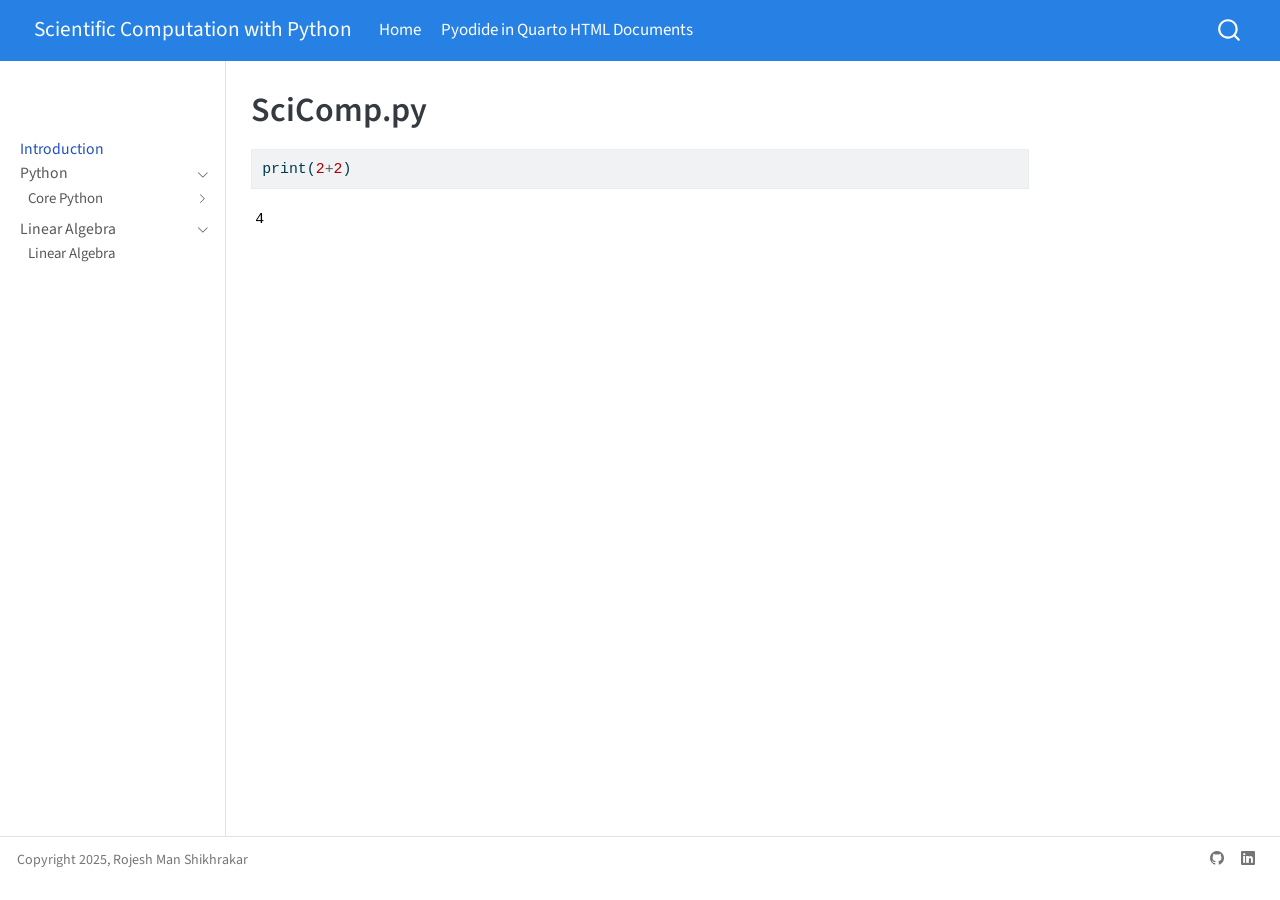
<file: index.html>
<!DOCTYPE html>
<html xmlns="http://www.w3.org/1999/xhtml" lang="en" xml:lang="en"><head>

<meta charset="utf-8">
<meta name="generator" content="quarto-1.8.25">

<meta name="viewport" content="width=device-width, initial-scale=1.0, user-scalable=yes">


<title>SciComp.py – Scientific Computation with Python</title>
<style>
code{white-space: pre-wrap;}
span.smallcaps{font-variant: small-caps;}
div.columns{display: flex; gap: min(4vw, 1.5em);}
div.column{flex: auto; overflow-x: auto;}
div.hanging-indent{margin-left: 1.5em; text-indent: -1.5em;}
ul.task-list{list-style: none;}
ul.task-list li input[type="checkbox"] {
  width: 0.8em;
  margin: 0 0.8em 0.2em -1em; /* quarto-specific, see https://github.com/quarto-dev/quarto-cli/issues/4556 */ 
  vertical-align: middle;
}
/* CSS for syntax highlighting */
html { -webkit-text-size-adjust: 100%; }
pre > code.sourceCode { white-space: pre; position: relative; }
pre > code.sourceCode > span { display: inline-block; line-height: 1.25; }
pre > code.sourceCode > span:empty { height: 1.2em; }
.sourceCode { overflow: visible; }
code.sourceCode > span { color: inherit; text-decoration: inherit; }
div.sourceCode { margin: 1em 0; }
pre.sourceCode { margin: 0; }
@media screen {
div.sourceCode { overflow: auto; }
}
@media print {
pre > code.sourceCode { white-space: pre-wrap; }
pre > code.sourceCode > span { text-indent: -5em; padding-left: 5em; }
}
pre.numberSource code
  { counter-reset: source-line 0; }
pre.numberSource code > span
  { position: relative; left: -4em; counter-increment: source-line; }
pre.numberSource code > span > a:first-child::before
  { content: counter(source-line);
    position: relative; left: -1em; text-align: right; vertical-align: baseline;
    border: none; display: inline-block;
    -webkit-touch-callout: none; -webkit-user-select: none;
    -khtml-user-select: none; -moz-user-select: none;
    -ms-user-select: none; user-select: none;
    padding: 0 4px; width: 4em;
  }
pre.numberSource { margin-left: 3em;  padding-left: 4px; }
div.sourceCode
  {   }
@media screen {
pre > code.sourceCode > span > a:first-child::before { text-decoration: underline; }
}
</style>


<script src="site_libs/quarto-nav/quarto-nav.js"></script>
<script src="site_libs/quarto-nav/headroom.min.js"></script>
<script src="site_libs/clipboard/clipboard.min.js"></script>
<script src="site_libs/quarto-search/autocomplete.umd.js"></script>
<script src="site_libs/quarto-search/fuse.min.js"></script>
<script src="site_libs/quarto-search/quarto-search.js"></script>
<meta name="quarto:offset" content="./">
<script src="site_libs/quarto-html/quarto.js" type="module"></script>
<script src="site_libs/quarto-html/tabsets/tabsets.js" type="module"></script>
<script src="site_libs/quarto-html/axe/axe-check.js" type="module"></script>
<script src="site_libs/quarto-html/popper.min.js"></script>
<script src="site_libs/quarto-html/tippy.umd.min.js"></script>
<script src="site_libs/quarto-html/anchor.min.js"></script>
<link href="site_libs/quarto-html/tippy.css" rel="stylesheet">
<link href="site_libs/quarto-html/quarto-syntax-highlighting-7b89279ff1a6dce999919e0e67d4d9ec.css" rel="stylesheet" id="quarto-text-highlighting-styles">
<script src="site_libs/bootstrap/bootstrap.min.js"></script>
<link href="site_libs/bootstrap/bootstrap-icons.css" rel="stylesheet">
<link href="site_libs/bootstrap/bootstrap-c23e9f83129f982c1d5b22f2c70806ca.min.css" rel="stylesheet" append-hash="true" id="quarto-bootstrap" data-mode="light">
<script id="quarto-search-options" type="application/json">{
  "location": "navbar",
  "copy-button": false,
  "collapse-after": 3,
  "panel-placement": "end",
  "type": "overlay",
  "limit": 50,
  "keyboard-shortcut": [
    "f",
    "/",
    "s"
  ],
  "show-item-context": false,
  "language": {
    "search-no-results-text": "No results",
    "search-matching-documents-text": "matching documents",
    "search-copy-link-title": "Copy link to search",
    "search-hide-matches-text": "Hide additional matches",
    "search-more-match-text": "more match in this document",
    "search-more-matches-text": "more matches in this document",
    "search-clear-button-title": "Clear",
    "search-text-placeholder": "",
    "search-detached-cancel-button-title": "Cancel",
    "search-submit-button-title": "Submit",
    "search-label": "Search"
  }
}</script>


<link rel="stylesheet" href="styles.css">
</head>

<body class="nav-sidebar docked nav-fixed quarto-light">

<div id="quarto-search-results"></div>
  <header id="quarto-header" class="headroom fixed-top">
    <nav class="navbar navbar-expand-lg " data-bs-theme="dark">
      <div class="navbar-container container-fluid">
      <div class="navbar-brand-container mx-auto">
    <a href="./index.html" class="navbar-brand navbar-brand-logo">
    </a>
    <a class="navbar-brand" href="./index.html">
    <span class="navbar-title">Scientific Computation with Python</span>
    </a>
  </div>
            <div id="quarto-search" class="" title="Search"></div>
          <button class="navbar-toggler" type="button" data-bs-toggle="collapse" data-bs-target="#navbarCollapse" aria-controls="navbarCollapse" role="menu" aria-expanded="false" aria-label="Toggle navigation" onclick="if (window.quartoToggleHeadroom) { window.quartoToggleHeadroom(); }">
  <span class="navbar-toggler-icon"></span>
</button>
          <div class="collapse navbar-collapse" id="navbarCollapse">
            <ul class="navbar-nav navbar-nav-scroll me-auto">
  <li class="nav-item">
    <a class="nav-link active" href="./index.html" aria-current="page"> 
<span class="menu-text">Home</span></a>
  </li>  
  <li class="nav-item">
    <a class="nav-link" href="./about.html"> 
<span class="menu-text">Pyodide in Quarto HTML Documents</span></a>
  </li>  
</ul>
          </div> <!-- /navcollapse -->
            <div class="quarto-navbar-tools">
</div>
      </div> <!-- /container-fluid -->
    </nav>
  <nav class="quarto-secondary-nav">
    <div class="container-fluid d-flex">
      <button type="button" class="quarto-btn-toggle btn" data-bs-toggle="collapse" role="button" data-bs-target=".quarto-sidebar-collapse-item" aria-controls="quarto-sidebar" aria-expanded="false" aria-label="Toggle sidebar navigation" onclick="if (window.quartoToggleHeadroom) { window.quartoToggleHeadroom(); }">
        <i class="bi bi-layout-text-sidebar-reverse"></i>
      </button>
        <nav class="quarto-page-breadcrumbs" aria-label="breadcrumb"><ol class="breadcrumb"><li class="breadcrumb-item"><a href="./index.html">Introduction</a></li></ol></nav>
        <a class="flex-grow-1" role="navigation" data-bs-toggle="collapse" data-bs-target=".quarto-sidebar-collapse-item" aria-controls="quarto-sidebar" aria-expanded="false" aria-label="Toggle sidebar navigation" onclick="if (window.quartoToggleHeadroom) { window.quartoToggleHeadroom(); }">      
        </a>
      <button type="button" class="btn quarto-search-button" aria-label="Search" onclick="window.quartoOpenSearch();">
        <i class="bi bi-search"></i>
      </button>
    </div>
  </nav>
</header>
<!-- content -->
<div id="quarto-content" class="quarto-container page-columns page-rows-contents page-layout-article page-navbar">
<!-- sidebar -->
  <nav id="quarto-sidebar" class="sidebar collapse collapse-horizontal quarto-sidebar-collapse-item sidebar-navigation docked overflow-auto">
    <div class="pt-lg-2 mt-2 text-left sidebar-header">
      <a href="./index.html" class="sidebar-logo-link">
      </a>
      </div>
        <div class="mt-2 flex-shrink-0 align-items-center">
        <div class="sidebar-search">
        <div id="quarto-search" class="" title="Search"></div>
        </div>
        </div>
    <div class="sidebar-menu-container"> 
    <ul class="list-unstyled mt-1">
        <li class="sidebar-item">
  <div class="sidebar-item-container"> 
  <a href="./index.html" class="sidebar-item-text sidebar-link active">
 <span class="menu-text">Introduction</span></a>
  </div>
</li>
        <li class="sidebar-item sidebar-item-section">
      <div class="sidebar-item-container"> 
            <a class="sidebar-item-text sidebar-link text-start" data-bs-toggle="collapse" data-bs-target="#quarto-sidebar-section-1" role="navigation" aria-expanded="true">
 <span class="menu-text">Python</span></a>
          <a class="sidebar-item-toggle text-start" data-bs-toggle="collapse" data-bs-target="#quarto-sidebar-section-1" role="navigation" aria-expanded="true" aria-label="Toggle section">
            <i class="bi bi-chevron-right ms-2"></i>
          </a> 
      </div>
      <ul id="quarto-sidebar-section-1" class="collapse list-unstyled sidebar-section depth1 show">  
          <li class="sidebar-item sidebar-item-section">
      <div class="sidebar-item-container"> 
            <a class="sidebar-item-text sidebar-link text-start collapsed" data-bs-toggle="collapse" data-bs-target="#quarto-sidebar-section-2" role="navigation" aria-expanded="false">
 <span class="menu-text">Core Python</span></a>
          <a class="sidebar-item-toggle text-start collapsed" data-bs-toggle="collapse" data-bs-target="#quarto-sidebar-section-2" role="navigation" aria-expanded="false" aria-label="Toggle section">
            <i class="bi bi-chevron-right ms-2"></i>
          </a> 
      </div>
      <ul id="quarto-sidebar-section-2" class="collapse list-unstyled sidebar-section depth2 ">  
          <li class="sidebar-item">
  <div class="sidebar-item-container"> 
  <a href="./Python/functional.html" class="sidebar-item-text sidebar-link">
 <span class="menu-text">Functional Programming</span></a>
  </div>
</li>
      </ul>
  </li>
      </ul>
  </li>
        <li class="sidebar-item sidebar-item-section">
      <div class="sidebar-item-container"> 
            <a href="./LinearAlgebra/index.html" class="sidebar-item-text sidebar-link">
 <span class="menu-text">Linear Algebra</span></a>
          <a class="sidebar-item-toggle text-start" data-bs-toggle="collapse" data-bs-target="#quarto-sidebar-section-3" role="navigation" aria-expanded="true" aria-label="Toggle section">
            <i class="bi bi-chevron-right ms-2"></i>
          </a> 
      </div>
      <ul id="quarto-sidebar-section-3" class="collapse list-unstyled sidebar-section depth1 show">  
          <li class="sidebar-item">
  <div class="sidebar-item-container"> 
  <a href="./LinearAlgebra/index.html" class="sidebar-item-text sidebar-link">
 <span class="menu-text">Linear Algebra</span></a>
  </div>
</li>
      </ul>
  </li>
    </ul>
    </div>
</nav>
<div id="quarto-sidebar-glass" class="quarto-sidebar-collapse-item" data-bs-toggle="collapse" data-bs-target=".quarto-sidebar-collapse-item"></div>
<!-- margin-sidebar -->
    <div id="quarto-margin-sidebar" class="sidebar margin-sidebar zindex-bottom">
        
    </div>
<!-- main -->
<main class="content" id="quarto-document-content">

<header id="title-block-header" class="quarto-title-block default">
<div class="quarto-title">
<h1 class="title">SciComp.py</h1>
</div>



<div class="quarto-title-meta">

    
  
    
  </div>
  


</header>


<div id="edd896f4" class="cell" data-execution_count="1">
<div class="code-copy-outer-scaffold"><div class="sourceCode cell-code" id="cb1"><pre class="sourceCode python code-with-copy"><code class="sourceCode python"><span id="cb1-1"><a href="#cb1-1" aria-hidden="true" tabindex="-1"></a><span class="bu">print</span>(<span class="dv">2</span><span class="op">+</span><span class="dv">2</span>)</span></code></pre></div><button title="Copy to Clipboard" class="code-copy-button"><i class="bi"></i></button></div>
<div class="cell-output cell-output-stdout">
<pre><code>4</code></pre>
</div>
</div>



<a onclick="window.scrollTo(0, 0); return false;" role="button" id="quarto-back-to-top"><i class="bi bi-arrow-up"></i> Back to top</a></main> <!-- /main -->
<script id="quarto-html-after-body" type="application/javascript">
  window.document.addEventListener("DOMContentLoaded", function (event) {
    const icon = "";
    const anchorJS = new window.AnchorJS();
    anchorJS.options = {
      placement: 'right',
      icon: icon
    };
    anchorJS.add('.anchored');
    const isCodeAnnotation = (el) => {
      for (const clz of el.classList) {
        if (clz.startsWith('code-annotation-')) {                     
          return true;
        }
      }
      return false;
    }
    const onCopySuccess = function(e) {
      // button target
      const button = e.trigger;
      // don't keep focus
      button.blur();
      // flash "checked"
      button.classList.add('code-copy-button-checked');
      var currentTitle = button.getAttribute("title");
      button.setAttribute("title", "Copied!");
      let tooltip;
      if (window.bootstrap) {
        button.setAttribute("data-bs-toggle", "tooltip");
        button.setAttribute("data-bs-placement", "left");
        button.setAttribute("data-bs-title", "Copied!");
        tooltip = new bootstrap.Tooltip(button, 
          { trigger: "manual", 
            customClass: "code-copy-button-tooltip",
            offset: [0, -8]});
        tooltip.show();    
      }
      setTimeout(function() {
        if (tooltip) {
          tooltip.hide();
          button.removeAttribute("data-bs-title");
          button.removeAttribute("data-bs-toggle");
          button.removeAttribute("data-bs-placement");
        }
        button.setAttribute("title", currentTitle);
        button.classList.remove('code-copy-button-checked');
      }, 1000);
      // clear code selection
      e.clearSelection();
    }
    const getTextToCopy = function(trigger) {
      const outerScaffold = trigger.parentElement.cloneNode(true);
      const codeEl = outerScaffold.querySelector('code');
      for (const childEl of codeEl.children) {
        if (isCodeAnnotation(childEl)) {
          childEl.remove();
        }
      }
      return codeEl.innerText;
    }
    const clipboard = new window.ClipboardJS('.code-copy-button:not([data-in-quarto-modal])', {
      text: getTextToCopy
    });
    clipboard.on('success', onCopySuccess);
    if (window.document.getElementById('quarto-embedded-source-code-modal')) {
      const clipboardModal = new window.ClipboardJS('.code-copy-button[data-in-quarto-modal]', {
        text: getTextToCopy,
        container: window.document.getElementById('quarto-embedded-source-code-modal')
      });
      clipboardModal.on('success', onCopySuccess);
    }
      var localhostRegex = new RegExp(/^(?:http|https):\/\/localhost\:?[0-9]*\//);
      var mailtoRegex = new RegExp(/^mailto:/);
        var filterRegex = new RegExp("https:\/\/rojesh-shikhrakar\.github\.io\/SciComp\.py\/");
      var isInternal = (href) => {
          return filterRegex.test(href) || localhostRegex.test(href) || mailtoRegex.test(href);
      }
      // Inspect non-navigation links and adorn them if external
     var links = window.document.querySelectorAll('a[href]:not(.nav-link):not(.navbar-brand):not(.toc-action):not(.sidebar-link):not(.sidebar-item-toggle):not(.pagination-link):not(.no-external):not([aria-hidden]):not(.dropdown-item):not(.quarto-navigation-tool):not(.about-link)');
      for (var i=0; i<links.length; i++) {
        const link = links[i];
        if (!isInternal(link.href)) {
          // undo the damage that might have been done by quarto-nav.js in the case of
          // links that we want to consider external
          if (link.dataset.originalHref !== undefined) {
            link.href = link.dataset.originalHref;
          }
        }
      }
    function tippyHover(el, contentFn, onTriggerFn, onUntriggerFn) {
      const config = {
        allowHTML: true,
        maxWidth: 500,
        delay: 100,
        arrow: false,
        appendTo: function(el) {
            return el.parentElement;
        },
        interactive: true,
        interactiveBorder: 10,
        theme: 'quarto',
        placement: 'bottom-start',
      };
      if (contentFn) {
        config.content = contentFn;
      }
      if (onTriggerFn) {
        config.onTrigger = onTriggerFn;
      }
      if (onUntriggerFn) {
        config.onUntrigger = onUntriggerFn;
      }
      window.tippy(el, config); 
    }
    const noterefs = window.document.querySelectorAll('a[role="doc-noteref"]');
    for (var i=0; i<noterefs.length; i++) {
      const ref = noterefs[i];
      tippyHover(ref, function() {
        // use id or data attribute instead here
        let href = ref.getAttribute('data-footnote-href') || ref.getAttribute('href');
        try { href = new URL(href).hash; } catch {}
        const id = href.replace(/^#\/?/, "");
        const note = window.document.getElementById(id);
        if (note) {
          return note.innerHTML;
        } else {
          return "";
        }
      });
    }
    const xrefs = window.document.querySelectorAll('a.quarto-xref');
    const processXRef = (id, note) => {
      // Strip column container classes
      const stripColumnClz = (el) => {
        el.classList.remove("page-full", "page-columns");
        if (el.children) {
          for (const child of el.children) {
            stripColumnClz(child);
          }
        }
      }
      stripColumnClz(note)
      if (id === null || id.startsWith('sec-')) {
        // Special case sections, only their first couple elements
        const container = document.createElement("div");
        if (note.children && note.children.length > 2) {
          container.appendChild(note.children[0].cloneNode(true));
          for (let i = 1; i < note.children.length; i++) {
            const child = note.children[i];
            if (child.tagName === "P" && child.innerText === "") {
              continue;
            } else {
              container.appendChild(child.cloneNode(true));
              break;
            }
          }
          if (window.Quarto?.typesetMath) {
            window.Quarto.typesetMath(container);
          }
          return container.innerHTML
        } else {
          if (window.Quarto?.typesetMath) {
            window.Quarto.typesetMath(note);
          }
          return note.innerHTML;
        }
      } else {
        // Remove any anchor links if they are present
        const anchorLink = note.querySelector('a.anchorjs-link');
        if (anchorLink) {
          anchorLink.remove();
        }
        if (window.Quarto?.typesetMath) {
          window.Quarto.typesetMath(note);
        }
        if (note.classList.contains("callout")) {
          return note.outerHTML;
        } else {
          return note.innerHTML;
        }
      }
    }
    for (var i=0; i<xrefs.length; i++) {
      const xref = xrefs[i];
      tippyHover(xref, undefined, function(instance) {
        instance.disable();
        let url = xref.getAttribute('href');
        let hash = undefined; 
        if (url.startsWith('#')) {
          hash = url;
        } else {
          try { hash = new URL(url).hash; } catch {}
        }
        if (hash) {
          const id = hash.replace(/^#\/?/, "");
          const note = window.document.getElementById(id);
          if (note !== null) {
            try {
              const html = processXRef(id, note.cloneNode(true));
              instance.setContent(html);
            } finally {
              instance.enable();
              instance.show();
            }
          } else {
            // See if we can fetch this
            fetch(url.split('#')[0])
            .then(res => res.text())
            .then(html => {
              const parser = new DOMParser();
              const htmlDoc = parser.parseFromString(html, "text/html");
              const note = htmlDoc.getElementById(id);
              if (note !== null) {
                const html = processXRef(id, note);
                instance.setContent(html);
              } 
            }).finally(() => {
              instance.enable();
              instance.show();
            });
          }
        } else {
          // See if we can fetch a full url (with no hash to target)
          // This is a special case and we should probably do some content thinning / targeting
          fetch(url)
          .then(res => res.text())
          .then(html => {
            const parser = new DOMParser();
            const htmlDoc = parser.parseFromString(html, "text/html");
            const note = htmlDoc.querySelector('main.content');
            if (note !== null) {
              // This should only happen for chapter cross references
              // (since there is no id in the URL)
              // remove the first header
              if (note.children.length > 0 && note.children[0].tagName === "HEADER") {
                note.children[0].remove();
              }
              const html = processXRef(null, note);
              instance.setContent(html);
            } 
          }).finally(() => {
            instance.enable();
            instance.show();
          });
        }
      }, function(instance) {
      });
    }
        let selectedAnnoteEl;
        const selectorForAnnotation = ( cell, annotation) => {
          let cellAttr = 'data-code-cell="' + cell + '"';
          let lineAttr = 'data-code-annotation="' +  annotation + '"';
          const selector = 'span[' + cellAttr + '][' + lineAttr + ']';
          return selector;
        }
        const selectCodeLines = (annoteEl) => {
          const doc = window.document;
          const targetCell = annoteEl.getAttribute("data-target-cell");
          const targetAnnotation = annoteEl.getAttribute("data-target-annotation");
          const annoteSpan = window.document.querySelector(selectorForAnnotation(targetCell, targetAnnotation));
          const lines = annoteSpan.getAttribute("data-code-lines").split(",");
          const lineIds = lines.map((line) => {
            return targetCell + "-" + line;
          })
          let top = null;
          let height = null;
          let parent = null;
          if (lineIds.length > 0) {
              //compute the position of the single el (top and bottom and make a div)
              const el = window.document.getElementById(lineIds[0]);
              top = el.offsetTop;
              height = el.offsetHeight;
              parent = el.parentElement.parentElement;
            if (lineIds.length > 1) {
              const lastEl = window.document.getElementById(lineIds[lineIds.length - 1]);
              const bottom = lastEl.offsetTop + lastEl.offsetHeight;
              height = bottom - top;
            }
            if (top !== null && height !== null && parent !== null) {
              // cook up a div (if necessary) and position it 
              let div = window.document.getElementById("code-annotation-line-highlight");
              if (div === null) {
                div = window.document.createElement("div");
                div.setAttribute("id", "code-annotation-line-highlight");
                div.style.position = 'absolute';
                parent.appendChild(div);
              }
              div.style.top = top - 2 + "px";
              div.style.height = height + 4 + "px";
              div.style.left = 0;
              let gutterDiv = window.document.getElementById("code-annotation-line-highlight-gutter");
              if (gutterDiv === null) {
                gutterDiv = window.document.createElement("div");
                gutterDiv.setAttribute("id", "code-annotation-line-highlight-gutter");
                gutterDiv.style.position = 'absolute';
                const codeCell = window.document.getElementById(targetCell);
                const gutter = codeCell.querySelector('.code-annotation-gutter');
                gutter.appendChild(gutterDiv);
              }
              gutterDiv.style.top = top - 2 + "px";
              gutterDiv.style.height = height + 4 + "px";
            }
            selectedAnnoteEl = annoteEl;
          }
        };
        const unselectCodeLines = () => {
          const elementsIds = ["code-annotation-line-highlight", "code-annotation-line-highlight-gutter"];
          elementsIds.forEach((elId) => {
            const div = window.document.getElementById(elId);
            if (div) {
              div.remove();
            }
          });
          selectedAnnoteEl = undefined;
        };
          // Handle positioning of the toggle
      window.addEventListener(
        "resize",
        throttle(() => {
          elRect = undefined;
          if (selectedAnnoteEl) {
            selectCodeLines(selectedAnnoteEl);
          }
        }, 10)
      );
      function throttle(fn, ms) {
      let throttle = false;
      let timer;
        return (...args) => {
          if(!throttle) { // first call gets through
              fn.apply(this, args);
              throttle = true;
          } else { // all the others get throttled
              if(timer) clearTimeout(timer); // cancel #2
              timer = setTimeout(() => {
                fn.apply(this, args);
                timer = throttle = false;
              }, ms);
          }
        };
      }
        // Attach click handler to the DT
        const annoteDls = window.document.querySelectorAll('dt[data-target-cell]');
        for (const annoteDlNode of annoteDls) {
          annoteDlNode.addEventListener('click', (event) => {
            const clickedEl = event.target;
            if (clickedEl !== selectedAnnoteEl) {
              unselectCodeLines();
              const activeEl = window.document.querySelector('dt[data-target-cell].code-annotation-active');
              if (activeEl) {
                activeEl.classList.remove('code-annotation-active');
              }
              selectCodeLines(clickedEl);
              clickedEl.classList.add('code-annotation-active');
            } else {
              // Unselect the line
              unselectCodeLines();
              clickedEl.classList.remove('code-annotation-active');
            }
          });
        }
    const findCites = (el) => {
      const parentEl = el.parentElement;
      if (parentEl) {
        const cites = parentEl.dataset.cites;
        if (cites) {
          return {
            el,
            cites: cites.split(' ')
          };
        } else {
          return findCites(el.parentElement)
        }
      } else {
        return undefined;
      }
    };
    var bibliorefs = window.document.querySelectorAll('a[role="doc-biblioref"]');
    for (var i=0; i<bibliorefs.length; i++) {
      const ref = bibliorefs[i];
      const citeInfo = findCites(ref);
      if (citeInfo) {
        tippyHover(citeInfo.el, function() {
          var popup = window.document.createElement('div');
          citeInfo.cites.forEach(function(cite) {
            var citeDiv = window.document.createElement('div');
            citeDiv.classList.add('hanging-indent');
            citeDiv.classList.add('csl-entry');
            var biblioDiv = window.document.getElementById('ref-' + cite);
            if (biblioDiv) {
              citeDiv.innerHTML = biblioDiv.innerHTML;
            }
            popup.appendChild(citeDiv);
          });
          return popup.innerHTML;
        });
      }
    }
  });
  </script>
</div> <!-- /content -->
<footer class="footer">
  <div class="nav-footer">
    <div class="nav-footer-left">
<p>Copyright 2025, Rojesh Man Shikhrakar</p>
</div>   
    <div class="nav-footer-center">
      &nbsp;
    </div>
    <div class="nav-footer-right">
      <ul class="footer-items list-unstyled">
    <li class="nav-item compact">
    <a class="nav-link" href="https://github.com/rojesh-shikhrakar">
      <i class="bi bi-github" role="img">
</i> 
    </a>
  </li>  
    <li class="nav-item compact">
    <a class="nav-link" href="https://linkedin.com/in/rojeshshikhrakar">
      <i class="bi bi-linkedin" role="img">
</i> 
    </a>
  </li>  
</ul>
    </div>
  </div>
</footer>




</body></html>
</file>
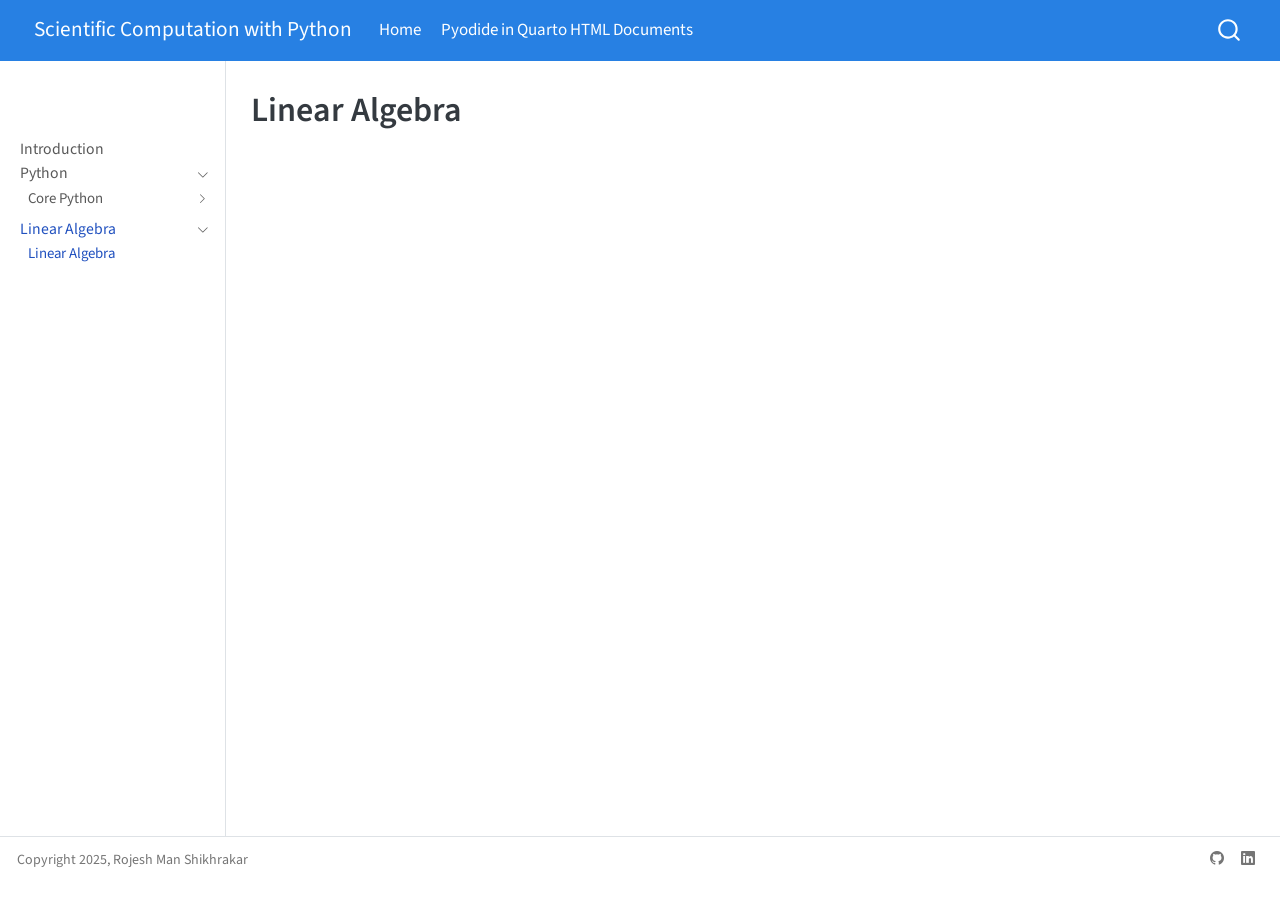
<file: LinearAlgebra/index.html>
<!DOCTYPE html>
<html xmlns="http://www.w3.org/1999/xhtml" lang="en" xml:lang="en"><head>

<meta charset="utf-8">
<meta name="generator" content="quarto-1.8.25">

<meta name="viewport" content="width=device-width, initial-scale=1.0, user-scalable=yes">


<title>Linear Algebra – Scientific Computation with Python</title>
<style>
code{white-space: pre-wrap;}
span.smallcaps{font-variant: small-caps;}
div.columns{display: flex; gap: min(4vw, 1.5em);}
div.column{flex: auto; overflow-x: auto;}
div.hanging-indent{margin-left: 1.5em; text-indent: -1.5em;}
ul.task-list{list-style: none;}
ul.task-list li input[type="checkbox"] {
  width: 0.8em;
  margin: 0 0.8em 0.2em -1em; /* quarto-specific, see https://github.com/quarto-dev/quarto-cli/issues/4556 */ 
  vertical-align: middle;
}
</style>


<script src="../site_libs/quarto-nav/quarto-nav.js"></script>
<script src="../site_libs/quarto-nav/headroom.min.js"></script>
<script src="../site_libs/clipboard/clipboard.min.js"></script>
<script src="../site_libs/quarto-search/autocomplete.umd.js"></script>
<script src="../site_libs/quarto-search/fuse.min.js"></script>
<script src="../site_libs/quarto-search/quarto-search.js"></script>
<meta name="quarto:offset" content="../">
<script src="../site_libs/quarto-html/quarto.js" type="module"></script>
<script src="../site_libs/quarto-html/tabsets/tabsets.js" type="module"></script>
<script src="../site_libs/quarto-html/axe/axe-check.js" type="module"></script>
<script src="../site_libs/quarto-html/popper.min.js"></script>
<script src="../site_libs/quarto-html/tippy.umd.min.js"></script>
<script src="../site_libs/quarto-html/anchor.min.js"></script>
<link href="../site_libs/quarto-html/tippy.css" rel="stylesheet">
<link href="../site_libs/quarto-html/quarto-syntax-highlighting-7b89279ff1a6dce999919e0e67d4d9ec.css" rel="stylesheet" id="quarto-text-highlighting-styles">
<script src="../site_libs/bootstrap/bootstrap.min.js"></script>
<link href="../site_libs/bootstrap/bootstrap-icons.css" rel="stylesheet">
<link href="../site_libs/bootstrap/bootstrap-c23e9f83129f982c1d5b22f2c70806ca.min.css" rel="stylesheet" append-hash="true" id="quarto-bootstrap" data-mode="light">
<script id="quarto-search-options" type="application/json">{
  "location": "navbar",
  "copy-button": false,
  "collapse-after": 3,
  "panel-placement": "end",
  "type": "overlay",
  "limit": 50,
  "keyboard-shortcut": [
    "f",
    "/",
    "s"
  ],
  "show-item-context": false,
  "language": {
    "search-no-results-text": "No results",
    "search-matching-documents-text": "matching documents",
    "search-copy-link-title": "Copy link to search",
    "search-hide-matches-text": "Hide additional matches",
    "search-more-match-text": "more match in this document",
    "search-more-matches-text": "more matches in this document",
    "search-clear-button-title": "Clear",
    "search-text-placeholder": "",
    "search-detached-cancel-button-title": "Cancel",
    "search-submit-button-title": "Submit",
    "search-label": "Search"
  }
}</script>


<link rel="stylesheet" href="../styles.css">
</head>

<body class="nav-sidebar docked nav-fixed quarto-light">

<div id="quarto-search-results"></div>
  <header id="quarto-header" class="headroom fixed-top">
    <nav class="navbar navbar-expand-lg " data-bs-theme="dark">
      <div class="navbar-container container-fluid">
      <div class="navbar-brand-container mx-auto">
    <a href="../index.html" class="navbar-brand navbar-brand-logo">
    </a>
    <a class="navbar-brand" href="../index.html">
    <span class="navbar-title">Scientific Computation with Python</span>
    </a>
  </div>
            <div id="quarto-search" class="" title="Search"></div>
          <button class="navbar-toggler" type="button" data-bs-toggle="collapse" data-bs-target="#navbarCollapse" aria-controls="navbarCollapse" role="menu" aria-expanded="false" aria-label="Toggle navigation" onclick="if (window.quartoToggleHeadroom) { window.quartoToggleHeadroom(); }">
  <span class="navbar-toggler-icon"></span>
</button>
          <div class="collapse navbar-collapse" id="navbarCollapse">
            <ul class="navbar-nav navbar-nav-scroll me-auto">
  <li class="nav-item">
    <a class="nav-link active" href="../index.html" aria-current="page"> 
<span class="menu-text">Home</span></a>
  </li>  
  <li class="nav-item">
    <a class="nav-link" href="../about.html"> 
<span class="menu-text">Pyodide in Quarto HTML Documents</span></a>
  </li>  
</ul>
          </div> <!-- /navcollapse -->
            <div class="quarto-navbar-tools">
</div>
      </div> <!-- /container-fluid -->
    </nav>
  <nav class="quarto-secondary-nav">
    <div class="container-fluid d-flex">
      <button type="button" class="quarto-btn-toggle btn" data-bs-toggle="collapse" role="button" data-bs-target=".quarto-sidebar-collapse-item" aria-controls="quarto-sidebar" aria-expanded="false" aria-label="Toggle sidebar navigation" onclick="if (window.quartoToggleHeadroom) { window.quartoToggleHeadroom(); }">
        <i class="bi bi-layout-text-sidebar-reverse"></i>
      </button>
        <nav class="quarto-page-breadcrumbs" aria-label="breadcrumb"><ol class="breadcrumb"><li class="breadcrumb-item"><a href="../LinearAlgebra/index.html">Linear Algebra</a></li></ol></nav>
        <a class="flex-grow-1" role="navigation" data-bs-toggle="collapse" data-bs-target=".quarto-sidebar-collapse-item" aria-controls="quarto-sidebar" aria-expanded="false" aria-label="Toggle sidebar navigation" onclick="if (window.quartoToggleHeadroom) { window.quartoToggleHeadroom(); }">      
        </a>
      <button type="button" class="btn quarto-search-button" aria-label="Search" onclick="window.quartoOpenSearch();">
        <i class="bi bi-search"></i>
      </button>
    </div>
  </nav>
</header>
<!-- content -->
<div id="quarto-content" class="quarto-container page-columns page-rows-contents page-layout-article page-navbar">
<!-- sidebar -->
  <nav id="quarto-sidebar" class="sidebar collapse collapse-horizontal quarto-sidebar-collapse-item sidebar-navigation docked overflow-auto">
    <div class="pt-lg-2 mt-2 text-left sidebar-header">
      <a href="../index.html" class="sidebar-logo-link">
      </a>
      </div>
        <div class="mt-2 flex-shrink-0 align-items-center">
        <div class="sidebar-search">
        <div id="quarto-search" class="" title="Search"></div>
        </div>
        </div>
    <div class="sidebar-menu-container"> 
    <ul class="list-unstyled mt-1">
        <li class="sidebar-item">
  <div class="sidebar-item-container"> 
  <a href="../index.html" class="sidebar-item-text sidebar-link">
 <span class="menu-text">Introduction</span></a>
  </div>
</li>
        <li class="sidebar-item sidebar-item-section">
      <div class="sidebar-item-container"> 
            <a class="sidebar-item-text sidebar-link text-start" data-bs-toggle="collapse" data-bs-target="#quarto-sidebar-section-1" role="navigation" aria-expanded="true">
 <span class="menu-text">Python</span></a>
          <a class="sidebar-item-toggle text-start" data-bs-toggle="collapse" data-bs-target="#quarto-sidebar-section-1" role="navigation" aria-expanded="true" aria-label="Toggle section">
            <i class="bi bi-chevron-right ms-2"></i>
          </a> 
      </div>
      <ul id="quarto-sidebar-section-1" class="collapse list-unstyled sidebar-section depth1 show">  
          <li class="sidebar-item sidebar-item-section">
      <div class="sidebar-item-container"> 
            <a class="sidebar-item-text sidebar-link text-start collapsed" data-bs-toggle="collapse" data-bs-target="#quarto-sidebar-section-2" role="navigation" aria-expanded="false">
 <span class="menu-text">Core Python</span></a>
          <a class="sidebar-item-toggle text-start collapsed" data-bs-toggle="collapse" data-bs-target="#quarto-sidebar-section-2" role="navigation" aria-expanded="false" aria-label="Toggle section">
            <i class="bi bi-chevron-right ms-2"></i>
          </a> 
      </div>
      <ul id="quarto-sidebar-section-2" class="collapse list-unstyled sidebar-section depth2 ">  
          <li class="sidebar-item">
  <div class="sidebar-item-container"> 
  <a href="../Python/functional.html" class="sidebar-item-text sidebar-link">
 <span class="menu-text">Functional Programming</span></a>
  </div>
</li>
      </ul>
  </li>
      </ul>
  </li>
        <li class="sidebar-item sidebar-item-section">
      <div class="sidebar-item-container"> 
            <a href="../LinearAlgebra/index.html" class="sidebar-item-text sidebar-link active">
 <span class="menu-text">Linear Algebra</span></a>
          <a class="sidebar-item-toggle text-start" data-bs-toggle="collapse" data-bs-target="#quarto-sidebar-section-3" role="navigation" aria-expanded="true" aria-label="Toggle section">
            <i class="bi bi-chevron-right ms-2"></i>
          </a> 
      </div>
      <ul id="quarto-sidebar-section-3" class="collapse list-unstyled sidebar-section depth1 show">  
          <li class="sidebar-item">
  <div class="sidebar-item-container"> 
  <a href="../LinearAlgebra/index.html" class="sidebar-item-text sidebar-link active">
 <span class="menu-text">Linear Algebra</span></a>
  </div>
</li>
      </ul>
  </li>
    </ul>
    </div>
</nav>
<div id="quarto-sidebar-glass" class="quarto-sidebar-collapse-item" data-bs-toggle="collapse" data-bs-target=".quarto-sidebar-collapse-item"></div>
<!-- margin-sidebar -->
    <div id="quarto-margin-sidebar" class="sidebar margin-sidebar zindex-bottom">
        
    </div>
<!-- main -->
<main class="content" id="quarto-document-content">

<header id="title-block-header" class="quarto-title-block default">
<div class="quarto-title">
<h1 class="title">Linear Algebra</h1>
</div>



<div class="quarto-title-meta">

    
  
    
  </div>
  


</header>





<a onclick="window.scrollTo(0, 0); return false;" role="button" id="quarto-back-to-top"><i class="bi bi-arrow-up"></i> Back to top</a></main> <!-- /main -->
<script id="quarto-html-after-body" type="application/javascript">
  window.document.addEventListener("DOMContentLoaded", function (event) {
    const icon = "";
    const anchorJS = new window.AnchorJS();
    anchorJS.options = {
      placement: 'right',
      icon: icon
    };
    anchorJS.add('.anchored');
    const isCodeAnnotation = (el) => {
      for (const clz of el.classList) {
        if (clz.startsWith('code-annotation-')) {                     
          return true;
        }
      }
      return false;
    }
    const onCopySuccess = function(e) {
      // button target
      const button = e.trigger;
      // don't keep focus
      button.blur();
      // flash "checked"
      button.classList.add('code-copy-button-checked');
      var currentTitle = button.getAttribute("title");
      button.setAttribute("title", "Copied!");
      let tooltip;
      if (window.bootstrap) {
        button.setAttribute("data-bs-toggle", "tooltip");
        button.setAttribute("data-bs-placement", "left");
        button.setAttribute("data-bs-title", "Copied!");
        tooltip = new bootstrap.Tooltip(button, 
          { trigger: "manual", 
            customClass: "code-copy-button-tooltip",
            offset: [0, -8]});
        tooltip.show();    
      }
      setTimeout(function() {
        if (tooltip) {
          tooltip.hide();
          button.removeAttribute("data-bs-title");
          button.removeAttribute("data-bs-toggle");
          button.removeAttribute("data-bs-placement");
        }
        button.setAttribute("title", currentTitle);
        button.classList.remove('code-copy-button-checked');
      }, 1000);
      // clear code selection
      e.clearSelection();
    }
    const getTextToCopy = function(trigger) {
      const outerScaffold = trigger.parentElement.cloneNode(true);
      const codeEl = outerScaffold.querySelector('code');
      for (const childEl of codeEl.children) {
        if (isCodeAnnotation(childEl)) {
          childEl.remove();
        }
      }
      return codeEl.innerText;
    }
    const clipboard = new window.ClipboardJS('.code-copy-button:not([data-in-quarto-modal])', {
      text: getTextToCopy
    });
    clipboard.on('success', onCopySuccess);
    if (window.document.getElementById('quarto-embedded-source-code-modal')) {
      const clipboardModal = new window.ClipboardJS('.code-copy-button[data-in-quarto-modal]', {
        text: getTextToCopy,
        container: window.document.getElementById('quarto-embedded-source-code-modal')
      });
      clipboardModal.on('success', onCopySuccess);
    }
      var localhostRegex = new RegExp(/^(?:http|https):\/\/localhost\:?[0-9]*\//);
      var mailtoRegex = new RegExp(/^mailto:/);
        var filterRegex = new RegExp("https:\/\/rojesh-shikhrakar\.github\.io\/SciComp\.py\/");
      var isInternal = (href) => {
          return filterRegex.test(href) || localhostRegex.test(href) || mailtoRegex.test(href);
      }
      // Inspect non-navigation links and adorn them if external
     var links = window.document.querySelectorAll('a[href]:not(.nav-link):not(.navbar-brand):not(.toc-action):not(.sidebar-link):not(.sidebar-item-toggle):not(.pagination-link):not(.no-external):not([aria-hidden]):not(.dropdown-item):not(.quarto-navigation-tool):not(.about-link)');
      for (var i=0; i<links.length; i++) {
        const link = links[i];
        if (!isInternal(link.href)) {
          // undo the damage that might have been done by quarto-nav.js in the case of
          // links that we want to consider external
          if (link.dataset.originalHref !== undefined) {
            link.href = link.dataset.originalHref;
          }
        }
      }
    function tippyHover(el, contentFn, onTriggerFn, onUntriggerFn) {
      const config = {
        allowHTML: true,
        maxWidth: 500,
        delay: 100,
        arrow: false,
        appendTo: function(el) {
            return el.parentElement;
        },
        interactive: true,
        interactiveBorder: 10,
        theme: 'quarto',
        placement: 'bottom-start',
      };
      if (contentFn) {
        config.content = contentFn;
      }
      if (onTriggerFn) {
        config.onTrigger = onTriggerFn;
      }
      if (onUntriggerFn) {
        config.onUntrigger = onUntriggerFn;
      }
      window.tippy(el, config); 
    }
    const noterefs = window.document.querySelectorAll('a[role="doc-noteref"]');
    for (var i=0; i<noterefs.length; i++) {
      const ref = noterefs[i];
      tippyHover(ref, function() {
        // use id or data attribute instead here
        let href = ref.getAttribute('data-footnote-href') || ref.getAttribute('href');
        try { href = new URL(href).hash; } catch {}
        const id = href.replace(/^#\/?/, "");
        const note = window.document.getElementById(id);
        if (note) {
          return note.innerHTML;
        } else {
          return "";
        }
      });
    }
    const xrefs = window.document.querySelectorAll('a.quarto-xref');
    const processXRef = (id, note) => {
      // Strip column container classes
      const stripColumnClz = (el) => {
        el.classList.remove("page-full", "page-columns");
        if (el.children) {
          for (const child of el.children) {
            stripColumnClz(child);
          }
        }
      }
      stripColumnClz(note)
      if (id === null || id.startsWith('sec-')) {
        // Special case sections, only their first couple elements
        const container = document.createElement("div");
        if (note.children && note.children.length > 2) {
          container.appendChild(note.children[0].cloneNode(true));
          for (let i = 1; i < note.children.length; i++) {
            const child = note.children[i];
            if (child.tagName === "P" && child.innerText === "") {
              continue;
            } else {
              container.appendChild(child.cloneNode(true));
              break;
            }
          }
          if (window.Quarto?.typesetMath) {
            window.Quarto.typesetMath(container);
          }
          return container.innerHTML
        } else {
          if (window.Quarto?.typesetMath) {
            window.Quarto.typesetMath(note);
          }
          return note.innerHTML;
        }
      } else {
        // Remove any anchor links if they are present
        const anchorLink = note.querySelector('a.anchorjs-link');
        if (anchorLink) {
          anchorLink.remove();
        }
        if (window.Quarto?.typesetMath) {
          window.Quarto.typesetMath(note);
        }
        if (note.classList.contains("callout")) {
          return note.outerHTML;
        } else {
          return note.innerHTML;
        }
      }
    }
    for (var i=0; i<xrefs.length; i++) {
      const xref = xrefs[i];
      tippyHover(xref, undefined, function(instance) {
        instance.disable();
        let url = xref.getAttribute('href');
        let hash = undefined; 
        if (url.startsWith('#')) {
          hash = url;
        } else {
          try { hash = new URL(url).hash; } catch {}
        }
        if (hash) {
          const id = hash.replace(/^#\/?/, "");
          const note = window.document.getElementById(id);
          if (note !== null) {
            try {
              const html = processXRef(id, note.cloneNode(true));
              instance.setContent(html);
            } finally {
              instance.enable();
              instance.show();
            }
          } else {
            // See if we can fetch this
            fetch(url.split('#')[0])
            .then(res => res.text())
            .then(html => {
              const parser = new DOMParser();
              const htmlDoc = parser.parseFromString(html, "text/html");
              const note = htmlDoc.getElementById(id);
              if (note !== null) {
                const html = processXRef(id, note);
                instance.setContent(html);
              } 
            }).finally(() => {
              instance.enable();
              instance.show();
            });
          }
        } else {
          // See if we can fetch a full url (with no hash to target)
          // This is a special case and we should probably do some content thinning / targeting
          fetch(url)
          .then(res => res.text())
          .then(html => {
            const parser = new DOMParser();
            const htmlDoc = parser.parseFromString(html, "text/html");
            const note = htmlDoc.querySelector('main.content');
            if (note !== null) {
              // This should only happen for chapter cross references
              // (since there is no id in the URL)
              // remove the first header
              if (note.children.length > 0 && note.children[0].tagName === "HEADER") {
                note.children[0].remove();
              }
              const html = processXRef(null, note);
              instance.setContent(html);
            } 
          }).finally(() => {
            instance.enable();
            instance.show();
          });
        }
      }, function(instance) {
      });
    }
        let selectedAnnoteEl;
        const selectorForAnnotation = ( cell, annotation) => {
          let cellAttr = 'data-code-cell="' + cell + '"';
          let lineAttr = 'data-code-annotation="' +  annotation + '"';
          const selector = 'span[' + cellAttr + '][' + lineAttr + ']';
          return selector;
        }
        const selectCodeLines = (annoteEl) => {
          const doc = window.document;
          const targetCell = annoteEl.getAttribute("data-target-cell");
          const targetAnnotation = annoteEl.getAttribute("data-target-annotation");
          const annoteSpan = window.document.querySelector(selectorForAnnotation(targetCell, targetAnnotation));
          const lines = annoteSpan.getAttribute("data-code-lines").split(",");
          const lineIds = lines.map((line) => {
            return targetCell + "-" + line;
          })
          let top = null;
          let height = null;
          let parent = null;
          if (lineIds.length > 0) {
              //compute the position of the single el (top and bottom and make a div)
              const el = window.document.getElementById(lineIds[0]);
              top = el.offsetTop;
              height = el.offsetHeight;
              parent = el.parentElement.parentElement;
            if (lineIds.length > 1) {
              const lastEl = window.document.getElementById(lineIds[lineIds.length - 1]);
              const bottom = lastEl.offsetTop + lastEl.offsetHeight;
              height = bottom - top;
            }
            if (top !== null && height !== null && parent !== null) {
              // cook up a div (if necessary) and position it 
              let div = window.document.getElementById("code-annotation-line-highlight");
              if (div === null) {
                div = window.document.createElement("div");
                div.setAttribute("id", "code-annotation-line-highlight");
                div.style.position = 'absolute';
                parent.appendChild(div);
              }
              div.style.top = top - 2 + "px";
              div.style.height = height + 4 + "px";
              div.style.left = 0;
              let gutterDiv = window.document.getElementById("code-annotation-line-highlight-gutter");
              if (gutterDiv === null) {
                gutterDiv = window.document.createElement("div");
                gutterDiv.setAttribute("id", "code-annotation-line-highlight-gutter");
                gutterDiv.style.position = 'absolute';
                const codeCell = window.document.getElementById(targetCell);
                const gutter = codeCell.querySelector('.code-annotation-gutter');
                gutter.appendChild(gutterDiv);
              }
              gutterDiv.style.top = top - 2 + "px";
              gutterDiv.style.height = height + 4 + "px";
            }
            selectedAnnoteEl = annoteEl;
          }
        };
        const unselectCodeLines = () => {
          const elementsIds = ["code-annotation-line-highlight", "code-annotation-line-highlight-gutter"];
          elementsIds.forEach((elId) => {
            const div = window.document.getElementById(elId);
            if (div) {
              div.remove();
            }
          });
          selectedAnnoteEl = undefined;
        };
          // Handle positioning of the toggle
      window.addEventListener(
        "resize",
        throttle(() => {
          elRect = undefined;
          if (selectedAnnoteEl) {
            selectCodeLines(selectedAnnoteEl);
          }
        }, 10)
      );
      function throttle(fn, ms) {
      let throttle = false;
      let timer;
        return (...args) => {
          if(!throttle) { // first call gets through
              fn.apply(this, args);
              throttle = true;
          } else { // all the others get throttled
              if(timer) clearTimeout(timer); // cancel #2
              timer = setTimeout(() => {
                fn.apply(this, args);
                timer = throttle = false;
              }, ms);
          }
        };
      }
        // Attach click handler to the DT
        const annoteDls = window.document.querySelectorAll('dt[data-target-cell]');
        for (const annoteDlNode of annoteDls) {
          annoteDlNode.addEventListener('click', (event) => {
            const clickedEl = event.target;
            if (clickedEl !== selectedAnnoteEl) {
              unselectCodeLines();
              const activeEl = window.document.querySelector('dt[data-target-cell].code-annotation-active');
              if (activeEl) {
                activeEl.classList.remove('code-annotation-active');
              }
              selectCodeLines(clickedEl);
              clickedEl.classList.add('code-annotation-active');
            } else {
              // Unselect the line
              unselectCodeLines();
              clickedEl.classList.remove('code-annotation-active');
            }
          });
        }
    const findCites = (el) => {
      const parentEl = el.parentElement;
      if (parentEl) {
        const cites = parentEl.dataset.cites;
        if (cites) {
          return {
            el,
            cites: cites.split(' ')
          };
        } else {
          return findCites(el.parentElement)
        }
      } else {
        return undefined;
      }
    };
    var bibliorefs = window.document.querySelectorAll('a[role="doc-biblioref"]');
    for (var i=0; i<bibliorefs.length; i++) {
      const ref = bibliorefs[i];
      const citeInfo = findCites(ref);
      if (citeInfo) {
        tippyHover(citeInfo.el, function() {
          var popup = window.document.createElement('div');
          citeInfo.cites.forEach(function(cite) {
            var citeDiv = window.document.createElement('div');
            citeDiv.classList.add('hanging-indent');
            citeDiv.classList.add('csl-entry');
            var biblioDiv = window.document.getElementById('ref-' + cite);
            if (biblioDiv) {
              citeDiv.innerHTML = biblioDiv.innerHTML;
            }
            popup.appendChild(citeDiv);
          });
          return popup.innerHTML;
        });
      }
    }
  });
  </script>
</div> <!-- /content -->
<footer class="footer">
  <div class="nav-footer">
    <div class="nav-footer-left">
<p>Copyright 2025, Rojesh Man Shikhrakar</p>
</div>   
    <div class="nav-footer-center">
      &nbsp;
    </div>
    <div class="nav-footer-right">
      <ul class="footer-items list-unstyled">
    <li class="nav-item compact">
    <a class="nav-link" href="https://github.com/rojesh-shikhrakar">
      <i class="bi bi-github" role="img">
</i> 
    </a>
  </li>  
    <li class="nav-item compact">
    <a class="nav-link" href="https://linkedin.com/in/rojeshshikhrakar">
      <i class="bi bi-linkedin" role="img">
</i> 
    </a>
  </li>  
</ul>
    </div>
  </div>
</footer>




</body></html>
</file>
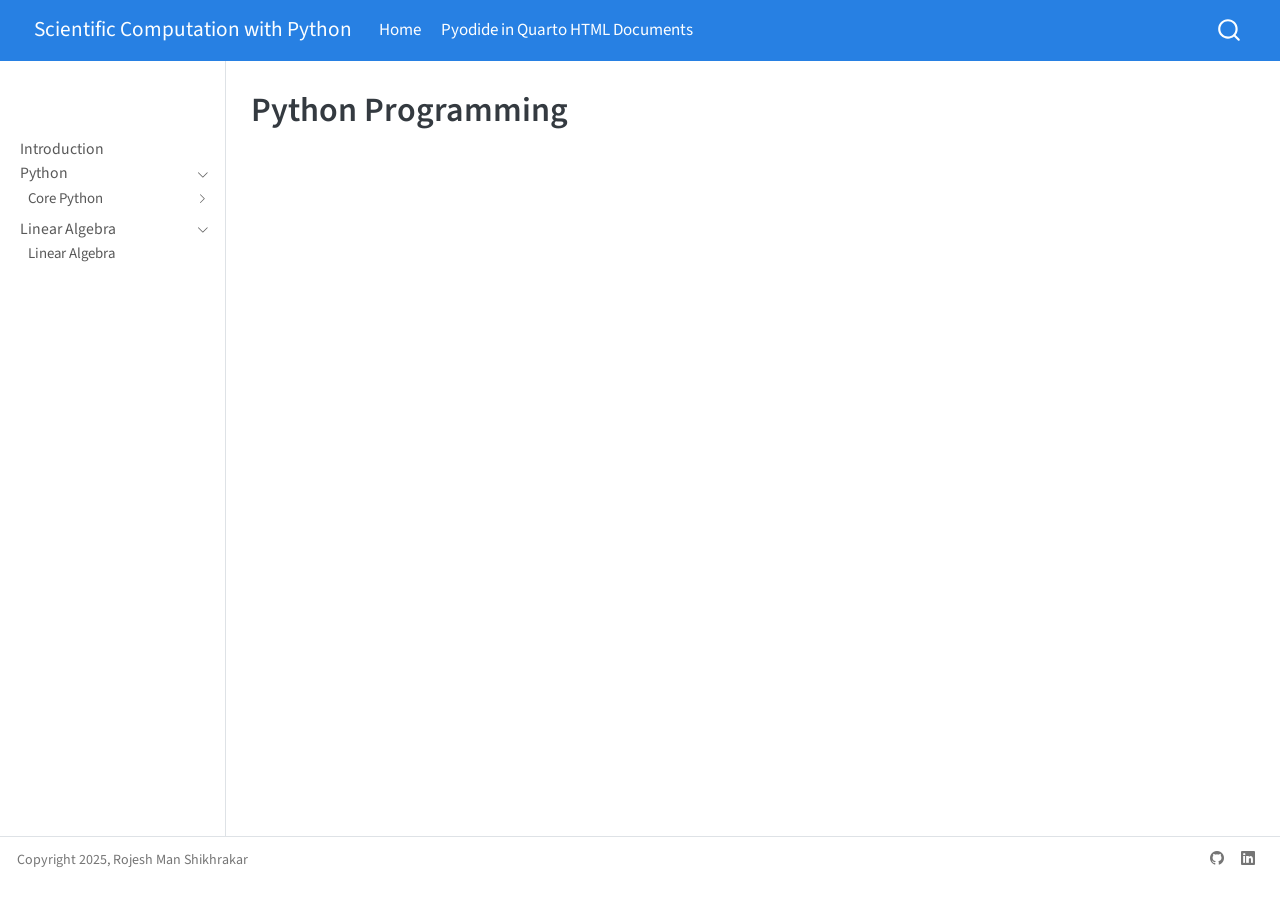
<file: Python/index.html>
<!DOCTYPE html>
<html xmlns="http://www.w3.org/1999/xhtml" lang="en" xml:lang="en"><head>

<meta charset="utf-8">
<meta name="generator" content="quarto-1.8.25">

<meta name="viewport" content="width=device-width, initial-scale=1.0, user-scalable=yes">


<title>Python Programming – Scientific Computation with Python</title>
<style>
code{white-space: pre-wrap;}
span.smallcaps{font-variant: small-caps;}
div.columns{display: flex; gap: min(4vw, 1.5em);}
div.column{flex: auto; overflow-x: auto;}
div.hanging-indent{margin-left: 1.5em; text-indent: -1.5em;}
ul.task-list{list-style: none;}
ul.task-list li input[type="checkbox"] {
  width: 0.8em;
  margin: 0 0.8em 0.2em -1em; /* quarto-specific, see https://github.com/quarto-dev/quarto-cli/issues/4556 */ 
  vertical-align: middle;
}
</style>


<script src="../site_libs/quarto-nav/quarto-nav.js"></script>
<script src="../site_libs/quarto-nav/headroom.min.js"></script>
<script src="../site_libs/clipboard/clipboard.min.js"></script>
<script src="../site_libs/quarto-search/autocomplete.umd.js"></script>
<script src="../site_libs/quarto-search/fuse.min.js"></script>
<script src="../site_libs/quarto-search/quarto-search.js"></script>
<meta name="quarto:offset" content="../">
<script src="../site_libs/quarto-html/quarto.js" type="module"></script>
<script src="../site_libs/quarto-html/tabsets/tabsets.js" type="module"></script>
<script src="../site_libs/quarto-html/axe/axe-check.js" type="module"></script>
<script src="../site_libs/quarto-html/popper.min.js"></script>
<script src="../site_libs/quarto-html/tippy.umd.min.js"></script>
<script src="../site_libs/quarto-html/anchor.min.js"></script>
<link href="../site_libs/quarto-html/tippy.css" rel="stylesheet">
<link href="../site_libs/quarto-html/quarto-syntax-highlighting-7b89279ff1a6dce999919e0e67d4d9ec.css" rel="stylesheet" id="quarto-text-highlighting-styles">
<script src="../site_libs/bootstrap/bootstrap.min.js"></script>
<link href="../site_libs/bootstrap/bootstrap-icons.css" rel="stylesheet">
<link href="../site_libs/bootstrap/bootstrap-c23e9f83129f982c1d5b22f2c70806ca.min.css" rel="stylesheet" append-hash="true" id="quarto-bootstrap" data-mode="light">
<script id="quarto-search-options" type="application/json">{
  "location": "navbar",
  "copy-button": false,
  "collapse-after": 3,
  "panel-placement": "end",
  "type": "overlay",
  "limit": 50,
  "keyboard-shortcut": [
    "f",
    "/",
    "s"
  ],
  "show-item-context": false,
  "language": {
    "search-no-results-text": "No results",
    "search-matching-documents-text": "matching documents",
    "search-copy-link-title": "Copy link to search",
    "search-hide-matches-text": "Hide additional matches",
    "search-more-match-text": "more match in this document",
    "search-more-matches-text": "more matches in this document",
    "search-clear-button-title": "Clear",
    "search-text-placeholder": "",
    "search-detached-cancel-button-title": "Cancel",
    "search-submit-button-title": "Submit",
    "search-label": "Search"
  }
}</script>


<link rel="stylesheet" href="../styles.css">
</head>

<body class="nav-sidebar docked nav-fixed quarto-light">

<div id="quarto-search-results"></div>
  <header id="quarto-header" class="headroom fixed-top">
    <nav class="navbar navbar-expand-lg " data-bs-theme="dark">
      <div class="navbar-container container-fluid">
      <div class="navbar-brand-container mx-auto">
    <a href="../index.html" class="navbar-brand navbar-brand-logo">
    </a>
    <a class="navbar-brand" href="../index.html">
    <span class="navbar-title">Scientific Computation with Python</span>
    </a>
  </div>
            <div id="quarto-search" class="" title="Search"></div>
          <button class="navbar-toggler" type="button" data-bs-toggle="collapse" data-bs-target="#navbarCollapse" aria-controls="navbarCollapse" role="menu" aria-expanded="false" aria-label="Toggle navigation" onclick="if (window.quartoToggleHeadroom) { window.quartoToggleHeadroom(); }">
  <span class="navbar-toggler-icon"></span>
</button>
          <div class="collapse navbar-collapse" id="navbarCollapse">
            <ul class="navbar-nav navbar-nav-scroll me-auto">
  <li class="nav-item">
    <a class="nav-link active" href="../index.html" aria-current="page"> 
<span class="menu-text">Home</span></a>
  </li>  
  <li class="nav-item">
    <a class="nav-link" href="../about.html"> 
<span class="menu-text">Pyodide in Quarto HTML Documents</span></a>
  </li>  
</ul>
          </div> <!-- /navcollapse -->
            <div class="quarto-navbar-tools">
</div>
      </div> <!-- /container-fluid -->
    </nav>
  <nav class="quarto-secondary-nav">
    <div class="container-fluid d-flex">
      <button type="button" class="quarto-btn-toggle btn" data-bs-toggle="collapse" role="button" data-bs-target=".quarto-sidebar-collapse-item" aria-controls="quarto-sidebar" aria-expanded="false" aria-label="Toggle sidebar navigation" onclick="if (window.quartoToggleHeadroom) { window.quartoToggleHeadroom(); }">
        <i class="bi bi-layout-text-sidebar-reverse"></i>
      </button>
        <nav class="quarto-page-breadcrumbs" aria-label="breadcrumb"><ol class="breadcrumb"><li class="breadcrumb-item">Python Programming</li></ol></nav>
        <a class="flex-grow-1" role="navigation" data-bs-toggle="collapse" data-bs-target=".quarto-sidebar-collapse-item" aria-controls="quarto-sidebar" aria-expanded="false" aria-label="Toggle sidebar navigation" onclick="if (window.quartoToggleHeadroom) { window.quartoToggleHeadroom(); }">      
        </a>
      <button type="button" class="btn quarto-search-button" aria-label="Search" onclick="window.quartoOpenSearch();">
        <i class="bi bi-search"></i>
      </button>
    </div>
  </nav>
</header>
<!-- content -->
<div id="quarto-content" class="quarto-container page-columns page-rows-contents page-layout-article page-navbar">
<!-- sidebar -->
  <nav id="quarto-sidebar" class="sidebar collapse collapse-horizontal quarto-sidebar-collapse-item sidebar-navigation docked overflow-auto">
    <div class="pt-lg-2 mt-2 text-left sidebar-header">
      <a href="../index.html" class="sidebar-logo-link">
      </a>
      </div>
        <div class="mt-2 flex-shrink-0 align-items-center">
        <div class="sidebar-search">
        <div id="quarto-search" class="" title="Search"></div>
        </div>
        </div>
    <div class="sidebar-menu-container"> 
    <ul class="list-unstyled mt-1">
        <li class="sidebar-item">
  <div class="sidebar-item-container"> 
  <a href="../index.html" class="sidebar-item-text sidebar-link">
 <span class="menu-text">Introduction</span></a>
  </div>
</li>
        <li class="sidebar-item sidebar-item-section">
      <div class="sidebar-item-container"> 
            <a class="sidebar-item-text sidebar-link text-start" data-bs-toggle="collapse" data-bs-target="#quarto-sidebar-section-1" role="navigation" aria-expanded="true">
 <span class="menu-text">Python</span></a>
          <a class="sidebar-item-toggle text-start" data-bs-toggle="collapse" data-bs-target="#quarto-sidebar-section-1" role="navigation" aria-expanded="true" aria-label="Toggle section">
            <i class="bi bi-chevron-right ms-2"></i>
          </a> 
      </div>
      <ul id="quarto-sidebar-section-1" class="collapse list-unstyled sidebar-section depth1 show">  
          <li class="sidebar-item sidebar-item-section">
      <div class="sidebar-item-container"> 
            <a class="sidebar-item-text sidebar-link text-start collapsed" data-bs-toggle="collapse" data-bs-target="#quarto-sidebar-section-2" role="navigation" aria-expanded="false">
 <span class="menu-text">Core Python</span></a>
          <a class="sidebar-item-toggle text-start collapsed" data-bs-toggle="collapse" data-bs-target="#quarto-sidebar-section-2" role="navigation" aria-expanded="false" aria-label="Toggle section">
            <i class="bi bi-chevron-right ms-2"></i>
          </a> 
      </div>
      <ul id="quarto-sidebar-section-2" class="collapse list-unstyled sidebar-section depth2 ">  
          <li class="sidebar-item">
  <div class="sidebar-item-container"> 
  <a href="../Python/functional.html" class="sidebar-item-text sidebar-link">
 <span class="menu-text">Functional Programming</span></a>
  </div>
</li>
      </ul>
  </li>
      </ul>
  </li>
        <li class="sidebar-item sidebar-item-section">
      <div class="sidebar-item-container"> 
            <a href="../LinearAlgebra/index.html" class="sidebar-item-text sidebar-link">
 <span class="menu-text">Linear Algebra</span></a>
          <a class="sidebar-item-toggle text-start" data-bs-toggle="collapse" data-bs-target="#quarto-sidebar-section-3" role="navigation" aria-expanded="true" aria-label="Toggle section">
            <i class="bi bi-chevron-right ms-2"></i>
          </a> 
      </div>
      <ul id="quarto-sidebar-section-3" class="collapse list-unstyled sidebar-section depth1 show">  
          <li class="sidebar-item">
  <div class="sidebar-item-container"> 
  <a href="../LinearAlgebra/index.html" class="sidebar-item-text sidebar-link">
 <span class="menu-text">Linear Algebra</span></a>
  </div>
</li>
      </ul>
  </li>
    </ul>
    </div>
</nav>
<div id="quarto-sidebar-glass" class="quarto-sidebar-collapse-item" data-bs-toggle="collapse" data-bs-target=".quarto-sidebar-collapse-item"></div>
<!-- margin-sidebar -->
    <div id="quarto-margin-sidebar" class="sidebar margin-sidebar zindex-bottom">
        
    </div>
<!-- main -->
<main class="content" id="quarto-document-content">

<header id="title-block-header" class="quarto-title-block default">
<div class="quarto-title">
<h1 class="title">Python Programming</h1>
</div>



<div class="quarto-title-meta">

    
  
    
  </div>
  


</header>





<a onclick="window.scrollTo(0, 0); return false;" role="button" id="quarto-back-to-top"><i class="bi bi-arrow-up"></i> Back to top</a></main> <!-- /main -->
<script id="quarto-html-after-body" type="application/javascript">
  window.document.addEventListener("DOMContentLoaded", function (event) {
    const icon = "";
    const anchorJS = new window.AnchorJS();
    anchorJS.options = {
      placement: 'right',
      icon: icon
    };
    anchorJS.add('.anchored');
    const isCodeAnnotation = (el) => {
      for (const clz of el.classList) {
        if (clz.startsWith('code-annotation-')) {                     
          return true;
        }
      }
      return false;
    }
    const onCopySuccess = function(e) {
      // button target
      const button = e.trigger;
      // don't keep focus
      button.blur();
      // flash "checked"
      button.classList.add('code-copy-button-checked');
      var currentTitle = button.getAttribute("title");
      button.setAttribute("title", "Copied!");
      let tooltip;
      if (window.bootstrap) {
        button.setAttribute("data-bs-toggle", "tooltip");
        button.setAttribute("data-bs-placement", "left");
        button.setAttribute("data-bs-title", "Copied!");
        tooltip = new bootstrap.Tooltip(button, 
          { trigger: "manual", 
            customClass: "code-copy-button-tooltip",
            offset: [0, -8]});
        tooltip.show();    
      }
      setTimeout(function() {
        if (tooltip) {
          tooltip.hide();
          button.removeAttribute("data-bs-title");
          button.removeAttribute("data-bs-toggle");
          button.removeAttribute("data-bs-placement");
        }
        button.setAttribute("title", currentTitle);
        button.classList.remove('code-copy-button-checked');
      }, 1000);
      // clear code selection
      e.clearSelection();
    }
    const getTextToCopy = function(trigger) {
      const outerScaffold = trigger.parentElement.cloneNode(true);
      const codeEl = outerScaffold.querySelector('code');
      for (const childEl of codeEl.children) {
        if (isCodeAnnotation(childEl)) {
          childEl.remove();
        }
      }
      return codeEl.innerText;
    }
    const clipboard = new window.ClipboardJS('.code-copy-button:not([data-in-quarto-modal])', {
      text: getTextToCopy
    });
    clipboard.on('success', onCopySuccess);
    if (window.document.getElementById('quarto-embedded-source-code-modal')) {
      const clipboardModal = new window.ClipboardJS('.code-copy-button[data-in-quarto-modal]', {
        text: getTextToCopy,
        container: window.document.getElementById('quarto-embedded-source-code-modal')
      });
      clipboardModal.on('success', onCopySuccess);
    }
      var localhostRegex = new RegExp(/^(?:http|https):\/\/localhost\:?[0-9]*\//);
      var mailtoRegex = new RegExp(/^mailto:/);
        var filterRegex = new RegExp("https:\/\/rojesh-shikhrakar\.github\.io\/SciComp\.py\/");
      var isInternal = (href) => {
          return filterRegex.test(href) || localhostRegex.test(href) || mailtoRegex.test(href);
      }
      // Inspect non-navigation links and adorn them if external
     var links = window.document.querySelectorAll('a[href]:not(.nav-link):not(.navbar-brand):not(.toc-action):not(.sidebar-link):not(.sidebar-item-toggle):not(.pagination-link):not(.no-external):not([aria-hidden]):not(.dropdown-item):not(.quarto-navigation-tool):not(.about-link)');
      for (var i=0; i<links.length; i++) {
        const link = links[i];
        if (!isInternal(link.href)) {
          // undo the damage that might have been done by quarto-nav.js in the case of
          // links that we want to consider external
          if (link.dataset.originalHref !== undefined) {
            link.href = link.dataset.originalHref;
          }
        }
      }
    function tippyHover(el, contentFn, onTriggerFn, onUntriggerFn) {
      const config = {
        allowHTML: true,
        maxWidth: 500,
        delay: 100,
        arrow: false,
        appendTo: function(el) {
            return el.parentElement;
        },
        interactive: true,
        interactiveBorder: 10,
        theme: 'quarto',
        placement: 'bottom-start',
      };
      if (contentFn) {
        config.content = contentFn;
      }
      if (onTriggerFn) {
        config.onTrigger = onTriggerFn;
      }
      if (onUntriggerFn) {
        config.onUntrigger = onUntriggerFn;
      }
      window.tippy(el, config); 
    }
    const noterefs = window.document.querySelectorAll('a[role="doc-noteref"]');
    for (var i=0; i<noterefs.length; i++) {
      const ref = noterefs[i];
      tippyHover(ref, function() {
        // use id or data attribute instead here
        let href = ref.getAttribute('data-footnote-href') || ref.getAttribute('href');
        try { href = new URL(href).hash; } catch {}
        const id = href.replace(/^#\/?/, "");
        const note = window.document.getElementById(id);
        if (note) {
          return note.innerHTML;
        } else {
          return "";
        }
      });
    }
    const xrefs = window.document.querySelectorAll('a.quarto-xref');
    const processXRef = (id, note) => {
      // Strip column container classes
      const stripColumnClz = (el) => {
        el.classList.remove("page-full", "page-columns");
        if (el.children) {
          for (const child of el.children) {
            stripColumnClz(child);
          }
        }
      }
      stripColumnClz(note)
      if (id === null || id.startsWith('sec-')) {
        // Special case sections, only their first couple elements
        const container = document.createElement("div");
        if (note.children && note.children.length > 2) {
          container.appendChild(note.children[0].cloneNode(true));
          for (let i = 1; i < note.children.length; i++) {
            const child = note.children[i];
            if (child.tagName === "P" && child.innerText === "") {
              continue;
            } else {
              container.appendChild(child.cloneNode(true));
              break;
            }
          }
          if (window.Quarto?.typesetMath) {
            window.Quarto.typesetMath(container);
          }
          return container.innerHTML
        } else {
          if (window.Quarto?.typesetMath) {
            window.Quarto.typesetMath(note);
          }
          return note.innerHTML;
        }
      } else {
        // Remove any anchor links if they are present
        const anchorLink = note.querySelector('a.anchorjs-link');
        if (anchorLink) {
          anchorLink.remove();
        }
        if (window.Quarto?.typesetMath) {
          window.Quarto.typesetMath(note);
        }
        if (note.classList.contains("callout")) {
          return note.outerHTML;
        } else {
          return note.innerHTML;
        }
      }
    }
    for (var i=0; i<xrefs.length; i++) {
      const xref = xrefs[i];
      tippyHover(xref, undefined, function(instance) {
        instance.disable();
        let url = xref.getAttribute('href');
        let hash = undefined; 
        if (url.startsWith('#')) {
          hash = url;
        } else {
          try { hash = new URL(url).hash; } catch {}
        }
        if (hash) {
          const id = hash.replace(/^#\/?/, "");
          const note = window.document.getElementById(id);
          if (note !== null) {
            try {
              const html = processXRef(id, note.cloneNode(true));
              instance.setContent(html);
            } finally {
              instance.enable();
              instance.show();
            }
          } else {
            // See if we can fetch this
            fetch(url.split('#')[0])
            .then(res => res.text())
            .then(html => {
              const parser = new DOMParser();
              const htmlDoc = parser.parseFromString(html, "text/html");
              const note = htmlDoc.getElementById(id);
              if (note !== null) {
                const html = processXRef(id, note);
                instance.setContent(html);
              } 
            }).finally(() => {
              instance.enable();
              instance.show();
            });
          }
        } else {
          // See if we can fetch a full url (with no hash to target)
          // This is a special case and we should probably do some content thinning / targeting
          fetch(url)
          .then(res => res.text())
          .then(html => {
            const parser = new DOMParser();
            const htmlDoc = parser.parseFromString(html, "text/html");
            const note = htmlDoc.querySelector('main.content');
            if (note !== null) {
              // This should only happen for chapter cross references
              // (since there is no id in the URL)
              // remove the first header
              if (note.children.length > 0 && note.children[0].tagName === "HEADER") {
                note.children[0].remove();
              }
              const html = processXRef(null, note);
              instance.setContent(html);
            } 
          }).finally(() => {
            instance.enable();
            instance.show();
          });
        }
      }, function(instance) {
      });
    }
        let selectedAnnoteEl;
        const selectorForAnnotation = ( cell, annotation) => {
          let cellAttr = 'data-code-cell="' + cell + '"';
          let lineAttr = 'data-code-annotation="' +  annotation + '"';
          const selector = 'span[' + cellAttr + '][' + lineAttr + ']';
          return selector;
        }
        const selectCodeLines = (annoteEl) => {
          const doc = window.document;
          const targetCell = annoteEl.getAttribute("data-target-cell");
          const targetAnnotation = annoteEl.getAttribute("data-target-annotation");
          const annoteSpan = window.document.querySelector(selectorForAnnotation(targetCell, targetAnnotation));
          const lines = annoteSpan.getAttribute("data-code-lines").split(",");
          const lineIds = lines.map((line) => {
            return targetCell + "-" + line;
          })
          let top = null;
          let height = null;
          let parent = null;
          if (lineIds.length > 0) {
              //compute the position of the single el (top and bottom and make a div)
              const el = window.document.getElementById(lineIds[0]);
              top = el.offsetTop;
              height = el.offsetHeight;
              parent = el.parentElement.parentElement;
            if (lineIds.length > 1) {
              const lastEl = window.document.getElementById(lineIds[lineIds.length - 1]);
              const bottom = lastEl.offsetTop + lastEl.offsetHeight;
              height = bottom - top;
            }
            if (top !== null && height !== null && parent !== null) {
              // cook up a div (if necessary) and position it 
              let div = window.document.getElementById("code-annotation-line-highlight");
              if (div === null) {
                div = window.document.createElement("div");
                div.setAttribute("id", "code-annotation-line-highlight");
                div.style.position = 'absolute';
                parent.appendChild(div);
              }
              div.style.top = top - 2 + "px";
              div.style.height = height + 4 + "px";
              div.style.left = 0;
              let gutterDiv = window.document.getElementById("code-annotation-line-highlight-gutter");
              if (gutterDiv === null) {
                gutterDiv = window.document.createElement("div");
                gutterDiv.setAttribute("id", "code-annotation-line-highlight-gutter");
                gutterDiv.style.position = 'absolute';
                const codeCell = window.document.getElementById(targetCell);
                const gutter = codeCell.querySelector('.code-annotation-gutter');
                gutter.appendChild(gutterDiv);
              }
              gutterDiv.style.top = top - 2 + "px";
              gutterDiv.style.height = height + 4 + "px";
            }
            selectedAnnoteEl = annoteEl;
          }
        };
        const unselectCodeLines = () => {
          const elementsIds = ["code-annotation-line-highlight", "code-annotation-line-highlight-gutter"];
          elementsIds.forEach((elId) => {
            const div = window.document.getElementById(elId);
            if (div) {
              div.remove();
            }
          });
          selectedAnnoteEl = undefined;
        };
          // Handle positioning of the toggle
      window.addEventListener(
        "resize",
        throttle(() => {
          elRect = undefined;
          if (selectedAnnoteEl) {
            selectCodeLines(selectedAnnoteEl);
          }
        }, 10)
      );
      function throttle(fn, ms) {
      let throttle = false;
      let timer;
        return (...args) => {
          if(!throttle) { // first call gets through
              fn.apply(this, args);
              throttle = true;
          } else { // all the others get throttled
              if(timer) clearTimeout(timer); // cancel #2
              timer = setTimeout(() => {
                fn.apply(this, args);
                timer = throttle = false;
              }, ms);
          }
        };
      }
        // Attach click handler to the DT
        const annoteDls = window.document.querySelectorAll('dt[data-target-cell]');
        for (const annoteDlNode of annoteDls) {
          annoteDlNode.addEventListener('click', (event) => {
            const clickedEl = event.target;
            if (clickedEl !== selectedAnnoteEl) {
              unselectCodeLines();
              const activeEl = window.document.querySelector('dt[data-target-cell].code-annotation-active');
              if (activeEl) {
                activeEl.classList.remove('code-annotation-active');
              }
              selectCodeLines(clickedEl);
              clickedEl.classList.add('code-annotation-active');
            } else {
              // Unselect the line
              unselectCodeLines();
              clickedEl.classList.remove('code-annotation-active');
            }
          });
        }
    const findCites = (el) => {
      const parentEl = el.parentElement;
      if (parentEl) {
        const cites = parentEl.dataset.cites;
        if (cites) {
          return {
            el,
            cites: cites.split(' ')
          };
        } else {
          return findCites(el.parentElement)
        }
      } else {
        return undefined;
      }
    };
    var bibliorefs = window.document.querySelectorAll('a[role="doc-biblioref"]');
    for (var i=0; i<bibliorefs.length; i++) {
      const ref = bibliorefs[i];
      const citeInfo = findCites(ref);
      if (citeInfo) {
        tippyHover(citeInfo.el, function() {
          var popup = window.document.createElement('div');
          citeInfo.cites.forEach(function(cite) {
            var citeDiv = window.document.createElement('div');
            citeDiv.classList.add('hanging-indent');
            citeDiv.classList.add('csl-entry');
            var biblioDiv = window.document.getElementById('ref-' + cite);
            if (biblioDiv) {
              citeDiv.innerHTML = biblioDiv.innerHTML;
            }
            popup.appendChild(citeDiv);
          });
          return popup.innerHTML;
        });
      }
    }
  });
  </script>
</div> <!-- /content -->
<footer class="footer">
  <div class="nav-footer">
    <div class="nav-footer-left">
<p>Copyright 2025, Rojesh Man Shikhrakar</p>
</div>   
    <div class="nav-footer-center">
      &nbsp;
    </div>
    <div class="nav-footer-right">
      <ul class="footer-items list-unstyled">
    <li class="nav-item compact">
    <a class="nav-link" href="https://github.com/rojesh-shikhrakar">
      <i class="bi bi-github" role="img">
</i> 
    </a>
  </li>  
    <li class="nav-item compact">
    <a class="nav-link" href="https://linkedin.com/in/rojeshshikhrakar">
      <i class="bi bi-linkedin" role="img">
</i> 
    </a>
  </li>  
</ul>
    </div>
  </div>
</footer>




</body></html>
</file>
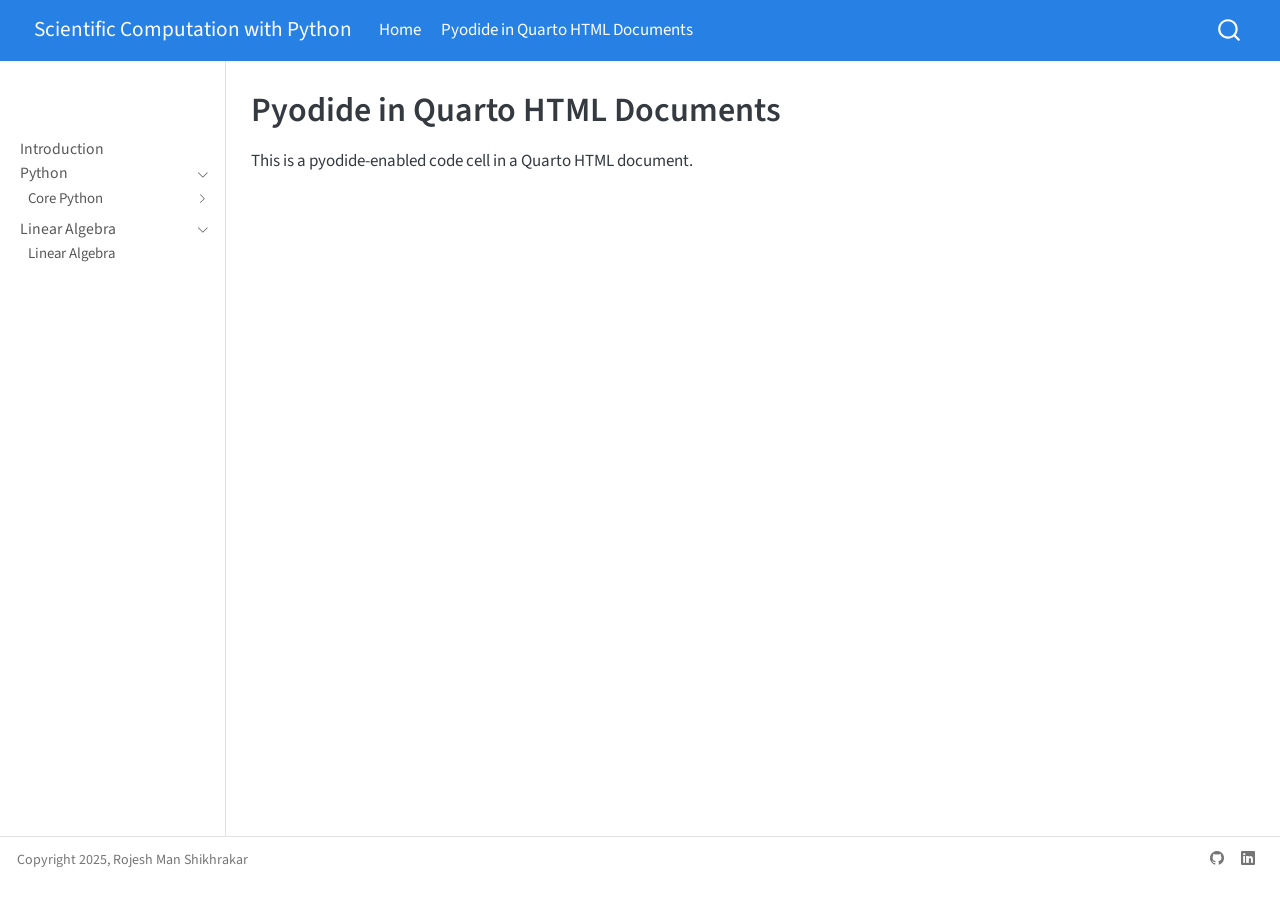
<file: about.html>
<!DOCTYPE html>
<html xmlns="http://www.w3.org/1999/xhtml" lang="en" xml:lang="en"><head>

<meta charset="utf-8">
<meta name="generator" content="quarto-1.8.25">

<meta name="viewport" content="width=device-width, initial-scale=1.0, user-scalable=yes">


<title>Pyodide in Quarto HTML Documents – Scientific Computation with Python</title>
<style>
code{white-space: pre-wrap;}
span.smallcaps{font-variant: small-caps;}
div.columns{display: flex; gap: min(4vw, 1.5em);}
div.column{flex: auto; overflow-x: auto;}
div.hanging-indent{margin-left: 1.5em; text-indent: -1.5em;}
ul.task-list{list-style: none;}
ul.task-list li input[type="checkbox"] {
  width: 0.8em;
  margin: 0 0.8em 0.2em -1em; /* quarto-specific, see https://github.com/quarto-dev/quarto-cli/issues/4556 */ 
  vertical-align: middle;
}
</style>


<script src="site_libs/quarto-nav/quarto-nav.js"></script>
<script src="site_libs/quarto-nav/headroom.min.js"></script>
<script src="site_libs/clipboard/clipboard.min.js"></script>
<script src="site_libs/quarto-search/autocomplete.umd.js"></script>
<script src="site_libs/quarto-search/fuse.min.js"></script>
<script src="site_libs/quarto-search/quarto-search.js"></script>
<meta name="quarto:offset" content="./">
<script src="site_libs/quarto-html/quarto.js" type="module"></script>
<script src="site_libs/quarto-html/tabsets/tabsets.js" type="module"></script>
<script src="site_libs/quarto-html/axe/axe-check.js" type="module"></script>
<script src="site_libs/quarto-html/popper.min.js"></script>
<script src="site_libs/quarto-html/tippy.umd.min.js"></script>
<script src="site_libs/quarto-html/anchor.min.js"></script>
<link href="site_libs/quarto-html/tippy.css" rel="stylesheet">
<link href="site_libs/quarto-html/quarto-syntax-highlighting-7b89279ff1a6dce999919e0e67d4d9ec.css" rel="stylesheet" id="quarto-text-highlighting-styles">
<script src="site_libs/bootstrap/bootstrap.min.js"></script>
<link href="site_libs/bootstrap/bootstrap-icons.css" rel="stylesheet">
<link href="site_libs/bootstrap/bootstrap-c23e9f83129f982c1d5b22f2c70806ca.min.css" rel="stylesheet" append-hash="true" id="quarto-bootstrap" data-mode="light">
<script id="quarto-search-options" type="application/json">{
  "location": "navbar",
  "copy-button": false,
  "collapse-after": 3,
  "panel-placement": "end",
  "type": "overlay",
  "limit": 50,
  "keyboard-shortcut": [
    "f",
    "/",
    "s"
  ],
  "show-item-context": false,
  "language": {
    "search-no-results-text": "No results",
    "search-matching-documents-text": "matching documents",
    "search-copy-link-title": "Copy link to search",
    "search-hide-matches-text": "Hide additional matches",
    "search-more-match-text": "more match in this document",
    "search-more-matches-text": "more matches in this document",
    "search-clear-button-title": "Clear",
    "search-text-placeholder": "",
    "search-detached-cancel-button-title": "Cancel",
    "search-submit-button-title": "Submit",
    "search-label": "Search"
  }
}</script>


<link rel="stylesheet" href="styles.css">
</head>

<body class="nav-sidebar docked nav-fixed quarto-light">

<div id="quarto-search-results"></div>
  <header id="quarto-header" class="headroom fixed-top">
    <nav class="navbar navbar-expand-lg " data-bs-theme="dark">
      <div class="navbar-container container-fluid">
      <div class="navbar-brand-container mx-auto">
    <a href="./index.html" class="navbar-brand navbar-brand-logo">
    </a>
    <a class="navbar-brand" href="./index.html">
    <span class="navbar-title">Scientific Computation with Python</span>
    </a>
  </div>
            <div id="quarto-search" class="" title="Search"></div>
          <button class="navbar-toggler" type="button" data-bs-toggle="collapse" data-bs-target="#navbarCollapse" aria-controls="navbarCollapse" role="menu" aria-expanded="false" aria-label="Toggle navigation" onclick="if (window.quartoToggleHeadroom) { window.quartoToggleHeadroom(); }">
  <span class="navbar-toggler-icon"></span>
</button>
          <div class="collapse navbar-collapse" id="navbarCollapse">
            <ul class="navbar-nav navbar-nav-scroll me-auto">
  <li class="nav-item">
    <a class="nav-link active" href="./index.html" aria-current="page"> 
<span class="menu-text">Home</span></a>
  </li>  
  <li class="nav-item">
    <a class="nav-link" href="./about.html"> 
<span class="menu-text">Pyodide in Quarto HTML Documents</span></a>
  </li>  
</ul>
          </div> <!-- /navcollapse -->
            <div class="quarto-navbar-tools">
</div>
      </div> <!-- /container-fluid -->
    </nav>
  <nav class="quarto-secondary-nav">
    <div class="container-fluid d-flex">
      <button type="button" class="quarto-btn-toggle btn" data-bs-toggle="collapse" role="button" data-bs-target=".quarto-sidebar-collapse-item" aria-controls="quarto-sidebar" aria-expanded="false" aria-label="Toggle sidebar navigation" onclick="if (window.quartoToggleHeadroom) { window.quartoToggleHeadroom(); }">
        <i class="bi bi-layout-text-sidebar-reverse"></i>
      </button>
        <nav class="quarto-page-breadcrumbs" aria-label="breadcrumb"><ol class="breadcrumb"><li class="breadcrumb-item">Pyodide in Quarto HTML Documents</li></ol></nav>
        <a class="flex-grow-1" role="navigation" data-bs-toggle="collapse" data-bs-target=".quarto-sidebar-collapse-item" aria-controls="quarto-sidebar" aria-expanded="false" aria-label="Toggle sidebar navigation" onclick="if (window.quartoToggleHeadroom) { window.quartoToggleHeadroom(); }">      
        </a>
      <button type="button" class="btn quarto-search-button" aria-label="Search" onclick="window.quartoOpenSearch();">
        <i class="bi bi-search"></i>
      </button>
    </div>
  </nav>
</header>
<!-- content -->
<div id="quarto-content" class="quarto-container page-columns page-rows-contents page-layout-article page-navbar">
<!-- sidebar -->
  <nav id="quarto-sidebar" class="sidebar collapse collapse-horizontal quarto-sidebar-collapse-item sidebar-navigation docked overflow-auto">
    <div class="pt-lg-2 mt-2 text-left sidebar-header">
      <a href="./index.html" class="sidebar-logo-link">
      </a>
      </div>
        <div class="mt-2 flex-shrink-0 align-items-center">
        <div class="sidebar-search">
        <div id="quarto-search" class="" title="Search"></div>
        </div>
        </div>
    <div class="sidebar-menu-container"> 
    <ul class="list-unstyled mt-1">
        <li class="sidebar-item">
  <div class="sidebar-item-container"> 
  <a href="./index.html" class="sidebar-item-text sidebar-link">
 <span class="menu-text">Introduction</span></a>
  </div>
</li>
        <li class="sidebar-item sidebar-item-section">
      <div class="sidebar-item-container"> 
            <a class="sidebar-item-text sidebar-link text-start" data-bs-toggle="collapse" data-bs-target="#quarto-sidebar-section-1" role="navigation" aria-expanded="true">
 <span class="menu-text">Python</span></a>
          <a class="sidebar-item-toggle text-start" data-bs-toggle="collapse" data-bs-target="#quarto-sidebar-section-1" role="navigation" aria-expanded="true" aria-label="Toggle section">
            <i class="bi bi-chevron-right ms-2"></i>
          </a> 
      </div>
      <ul id="quarto-sidebar-section-1" class="collapse list-unstyled sidebar-section depth1 show">  
          <li class="sidebar-item sidebar-item-section">
      <div class="sidebar-item-container"> 
            <a class="sidebar-item-text sidebar-link text-start collapsed" data-bs-toggle="collapse" data-bs-target="#quarto-sidebar-section-2" role="navigation" aria-expanded="false">
 <span class="menu-text">Core Python</span></a>
          <a class="sidebar-item-toggle text-start collapsed" data-bs-toggle="collapse" data-bs-target="#quarto-sidebar-section-2" role="navigation" aria-expanded="false" aria-label="Toggle section">
            <i class="bi bi-chevron-right ms-2"></i>
          </a> 
      </div>
      <ul id="quarto-sidebar-section-2" class="collapse list-unstyled sidebar-section depth2 ">  
          <li class="sidebar-item">
  <div class="sidebar-item-container"> 
  <a href="./Python/functional.html" class="sidebar-item-text sidebar-link">
 <span class="menu-text">Functional Programming</span></a>
  </div>
</li>
      </ul>
  </li>
      </ul>
  </li>
        <li class="sidebar-item sidebar-item-section">
      <div class="sidebar-item-container"> 
            <a href="./LinearAlgebra/index.html" class="sidebar-item-text sidebar-link">
 <span class="menu-text">Linear Algebra</span></a>
          <a class="sidebar-item-toggle text-start" data-bs-toggle="collapse" data-bs-target="#quarto-sidebar-section-3" role="navigation" aria-expanded="true" aria-label="Toggle section">
            <i class="bi bi-chevron-right ms-2"></i>
          </a> 
      </div>
      <ul id="quarto-sidebar-section-3" class="collapse list-unstyled sidebar-section depth1 show">  
          <li class="sidebar-item">
  <div class="sidebar-item-container"> 
  <a href="./LinearAlgebra/index.html" class="sidebar-item-text sidebar-link">
 <span class="menu-text">Linear Algebra</span></a>
  </div>
</li>
      </ul>
  </li>
    </ul>
    </div>
</nav>
<div id="quarto-sidebar-glass" class="quarto-sidebar-collapse-item" data-bs-toggle="collapse" data-bs-target=".quarto-sidebar-collapse-item"></div>
<!-- margin-sidebar -->
    <div id="quarto-margin-sidebar" class="sidebar margin-sidebar zindex-bottom">
        
    </div>
<!-- main -->
<main class="content" id="quarto-document-content">

<header id="title-block-header" class="quarto-title-block default">
<div class="quarto-title">
<h1 class="title">Pyodide in Quarto HTML Documents</h1>
</div>



<div class="quarto-title-meta">

    
  
    
  </div>
  


</header>


<p>This is a pyodide-enabled code cell in a Quarto HTML document.</p>



<a onclick="window.scrollTo(0, 0); return false;" role="button" id="quarto-back-to-top"><i class="bi bi-arrow-up"></i> Back to top</a></main> <!-- /main -->
<script id="quarto-html-after-body" type="application/javascript">
  window.document.addEventListener("DOMContentLoaded", function (event) {
    const icon = "";
    const anchorJS = new window.AnchorJS();
    anchorJS.options = {
      placement: 'right',
      icon: icon
    };
    anchorJS.add('.anchored');
    const isCodeAnnotation = (el) => {
      for (const clz of el.classList) {
        if (clz.startsWith('code-annotation-')) {                     
          return true;
        }
      }
      return false;
    }
    const onCopySuccess = function(e) {
      // button target
      const button = e.trigger;
      // don't keep focus
      button.blur();
      // flash "checked"
      button.classList.add('code-copy-button-checked');
      var currentTitle = button.getAttribute("title");
      button.setAttribute("title", "Copied!");
      let tooltip;
      if (window.bootstrap) {
        button.setAttribute("data-bs-toggle", "tooltip");
        button.setAttribute("data-bs-placement", "left");
        button.setAttribute("data-bs-title", "Copied!");
        tooltip = new bootstrap.Tooltip(button, 
          { trigger: "manual", 
            customClass: "code-copy-button-tooltip",
            offset: [0, -8]});
        tooltip.show();    
      }
      setTimeout(function() {
        if (tooltip) {
          tooltip.hide();
          button.removeAttribute("data-bs-title");
          button.removeAttribute("data-bs-toggle");
          button.removeAttribute("data-bs-placement");
        }
        button.setAttribute("title", currentTitle);
        button.classList.remove('code-copy-button-checked');
      }, 1000);
      // clear code selection
      e.clearSelection();
    }
    const getTextToCopy = function(trigger) {
      const outerScaffold = trigger.parentElement.cloneNode(true);
      const codeEl = outerScaffold.querySelector('code');
      for (const childEl of codeEl.children) {
        if (isCodeAnnotation(childEl)) {
          childEl.remove();
        }
      }
      return codeEl.innerText;
    }
    const clipboard = new window.ClipboardJS('.code-copy-button:not([data-in-quarto-modal])', {
      text: getTextToCopy
    });
    clipboard.on('success', onCopySuccess);
    if (window.document.getElementById('quarto-embedded-source-code-modal')) {
      const clipboardModal = new window.ClipboardJS('.code-copy-button[data-in-quarto-modal]', {
        text: getTextToCopy,
        container: window.document.getElementById('quarto-embedded-source-code-modal')
      });
      clipboardModal.on('success', onCopySuccess);
    }
      var localhostRegex = new RegExp(/^(?:http|https):\/\/localhost\:?[0-9]*\//);
      var mailtoRegex = new RegExp(/^mailto:/);
        var filterRegex = new RegExp("https:\/\/rojesh-shikhrakar\.github\.io\/SciComp\.py\/");
      var isInternal = (href) => {
          return filterRegex.test(href) || localhostRegex.test(href) || mailtoRegex.test(href);
      }
      // Inspect non-navigation links and adorn them if external
     var links = window.document.querySelectorAll('a[href]:not(.nav-link):not(.navbar-brand):not(.toc-action):not(.sidebar-link):not(.sidebar-item-toggle):not(.pagination-link):not(.no-external):not([aria-hidden]):not(.dropdown-item):not(.quarto-navigation-tool):not(.about-link)');
      for (var i=0; i<links.length; i++) {
        const link = links[i];
        if (!isInternal(link.href)) {
          // undo the damage that might have been done by quarto-nav.js in the case of
          // links that we want to consider external
          if (link.dataset.originalHref !== undefined) {
            link.href = link.dataset.originalHref;
          }
        }
      }
    function tippyHover(el, contentFn, onTriggerFn, onUntriggerFn) {
      const config = {
        allowHTML: true,
        maxWidth: 500,
        delay: 100,
        arrow: false,
        appendTo: function(el) {
            return el.parentElement;
        },
        interactive: true,
        interactiveBorder: 10,
        theme: 'quarto',
        placement: 'bottom-start',
      };
      if (contentFn) {
        config.content = contentFn;
      }
      if (onTriggerFn) {
        config.onTrigger = onTriggerFn;
      }
      if (onUntriggerFn) {
        config.onUntrigger = onUntriggerFn;
      }
      window.tippy(el, config); 
    }
    const noterefs = window.document.querySelectorAll('a[role="doc-noteref"]');
    for (var i=0; i<noterefs.length; i++) {
      const ref = noterefs[i];
      tippyHover(ref, function() {
        // use id or data attribute instead here
        let href = ref.getAttribute('data-footnote-href') || ref.getAttribute('href');
        try { href = new URL(href).hash; } catch {}
        const id = href.replace(/^#\/?/, "");
        const note = window.document.getElementById(id);
        if (note) {
          return note.innerHTML;
        } else {
          return "";
        }
      });
    }
    const xrefs = window.document.querySelectorAll('a.quarto-xref');
    const processXRef = (id, note) => {
      // Strip column container classes
      const stripColumnClz = (el) => {
        el.classList.remove("page-full", "page-columns");
        if (el.children) {
          for (const child of el.children) {
            stripColumnClz(child);
          }
        }
      }
      stripColumnClz(note)
      if (id === null || id.startsWith('sec-')) {
        // Special case sections, only their first couple elements
        const container = document.createElement("div");
        if (note.children && note.children.length > 2) {
          container.appendChild(note.children[0].cloneNode(true));
          for (let i = 1; i < note.children.length; i++) {
            const child = note.children[i];
            if (child.tagName === "P" && child.innerText === "") {
              continue;
            } else {
              container.appendChild(child.cloneNode(true));
              break;
            }
          }
          if (window.Quarto?.typesetMath) {
            window.Quarto.typesetMath(container);
          }
          return container.innerHTML
        } else {
          if (window.Quarto?.typesetMath) {
            window.Quarto.typesetMath(note);
          }
          return note.innerHTML;
        }
      } else {
        // Remove any anchor links if they are present
        const anchorLink = note.querySelector('a.anchorjs-link');
        if (anchorLink) {
          anchorLink.remove();
        }
        if (window.Quarto?.typesetMath) {
          window.Quarto.typesetMath(note);
        }
        if (note.classList.contains("callout")) {
          return note.outerHTML;
        } else {
          return note.innerHTML;
        }
      }
    }
    for (var i=0; i<xrefs.length; i++) {
      const xref = xrefs[i];
      tippyHover(xref, undefined, function(instance) {
        instance.disable();
        let url = xref.getAttribute('href');
        let hash = undefined; 
        if (url.startsWith('#')) {
          hash = url;
        } else {
          try { hash = new URL(url).hash; } catch {}
        }
        if (hash) {
          const id = hash.replace(/^#\/?/, "");
          const note = window.document.getElementById(id);
          if (note !== null) {
            try {
              const html = processXRef(id, note.cloneNode(true));
              instance.setContent(html);
            } finally {
              instance.enable();
              instance.show();
            }
          } else {
            // See if we can fetch this
            fetch(url.split('#')[0])
            .then(res => res.text())
            .then(html => {
              const parser = new DOMParser();
              const htmlDoc = parser.parseFromString(html, "text/html");
              const note = htmlDoc.getElementById(id);
              if (note !== null) {
                const html = processXRef(id, note);
                instance.setContent(html);
              } 
            }).finally(() => {
              instance.enable();
              instance.show();
            });
          }
        } else {
          // See if we can fetch a full url (with no hash to target)
          // This is a special case and we should probably do some content thinning / targeting
          fetch(url)
          .then(res => res.text())
          .then(html => {
            const parser = new DOMParser();
            const htmlDoc = parser.parseFromString(html, "text/html");
            const note = htmlDoc.querySelector('main.content');
            if (note !== null) {
              // This should only happen for chapter cross references
              // (since there is no id in the URL)
              // remove the first header
              if (note.children.length > 0 && note.children[0].tagName === "HEADER") {
                note.children[0].remove();
              }
              const html = processXRef(null, note);
              instance.setContent(html);
            } 
          }).finally(() => {
            instance.enable();
            instance.show();
          });
        }
      }, function(instance) {
      });
    }
        let selectedAnnoteEl;
        const selectorForAnnotation = ( cell, annotation) => {
          let cellAttr = 'data-code-cell="' + cell + '"';
          let lineAttr = 'data-code-annotation="' +  annotation + '"';
          const selector = 'span[' + cellAttr + '][' + lineAttr + ']';
          return selector;
        }
        const selectCodeLines = (annoteEl) => {
          const doc = window.document;
          const targetCell = annoteEl.getAttribute("data-target-cell");
          const targetAnnotation = annoteEl.getAttribute("data-target-annotation");
          const annoteSpan = window.document.querySelector(selectorForAnnotation(targetCell, targetAnnotation));
          const lines = annoteSpan.getAttribute("data-code-lines").split(",");
          const lineIds = lines.map((line) => {
            return targetCell + "-" + line;
          })
          let top = null;
          let height = null;
          let parent = null;
          if (lineIds.length > 0) {
              //compute the position of the single el (top and bottom and make a div)
              const el = window.document.getElementById(lineIds[0]);
              top = el.offsetTop;
              height = el.offsetHeight;
              parent = el.parentElement.parentElement;
            if (lineIds.length > 1) {
              const lastEl = window.document.getElementById(lineIds[lineIds.length - 1]);
              const bottom = lastEl.offsetTop + lastEl.offsetHeight;
              height = bottom - top;
            }
            if (top !== null && height !== null && parent !== null) {
              // cook up a div (if necessary) and position it 
              let div = window.document.getElementById("code-annotation-line-highlight");
              if (div === null) {
                div = window.document.createElement("div");
                div.setAttribute("id", "code-annotation-line-highlight");
                div.style.position = 'absolute';
                parent.appendChild(div);
              }
              div.style.top = top - 2 + "px";
              div.style.height = height + 4 + "px";
              div.style.left = 0;
              let gutterDiv = window.document.getElementById("code-annotation-line-highlight-gutter");
              if (gutterDiv === null) {
                gutterDiv = window.document.createElement("div");
                gutterDiv.setAttribute("id", "code-annotation-line-highlight-gutter");
                gutterDiv.style.position = 'absolute';
                const codeCell = window.document.getElementById(targetCell);
                const gutter = codeCell.querySelector('.code-annotation-gutter');
                gutter.appendChild(gutterDiv);
              }
              gutterDiv.style.top = top - 2 + "px";
              gutterDiv.style.height = height + 4 + "px";
            }
            selectedAnnoteEl = annoteEl;
          }
        };
        const unselectCodeLines = () => {
          const elementsIds = ["code-annotation-line-highlight", "code-annotation-line-highlight-gutter"];
          elementsIds.forEach((elId) => {
            const div = window.document.getElementById(elId);
            if (div) {
              div.remove();
            }
          });
          selectedAnnoteEl = undefined;
        };
          // Handle positioning of the toggle
      window.addEventListener(
        "resize",
        throttle(() => {
          elRect = undefined;
          if (selectedAnnoteEl) {
            selectCodeLines(selectedAnnoteEl);
          }
        }, 10)
      );
      function throttle(fn, ms) {
      let throttle = false;
      let timer;
        return (...args) => {
          if(!throttle) { // first call gets through
              fn.apply(this, args);
              throttle = true;
          } else { // all the others get throttled
              if(timer) clearTimeout(timer); // cancel #2
              timer = setTimeout(() => {
                fn.apply(this, args);
                timer = throttle = false;
              }, ms);
          }
        };
      }
        // Attach click handler to the DT
        const annoteDls = window.document.querySelectorAll('dt[data-target-cell]');
        for (const annoteDlNode of annoteDls) {
          annoteDlNode.addEventListener('click', (event) => {
            const clickedEl = event.target;
            if (clickedEl !== selectedAnnoteEl) {
              unselectCodeLines();
              const activeEl = window.document.querySelector('dt[data-target-cell].code-annotation-active');
              if (activeEl) {
                activeEl.classList.remove('code-annotation-active');
              }
              selectCodeLines(clickedEl);
              clickedEl.classList.add('code-annotation-active');
            } else {
              // Unselect the line
              unselectCodeLines();
              clickedEl.classList.remove('code-annotation-active');
            }
          });
        }
    const findCites = (el) => {
      const parentEl = el.parentElement;
      if (parentEl) {
        const cites = parentEl.dataset.cites;
        if (cites) {
          return {
            el,
            cites: cites.split(' ')
          };
        } else {
          return findCites(el.parentElement)
        }
      } else {
        return undefined;
      }
    };
    var bibliorefs = window.document.querySelectorAll('a[role="doc-biblioref"]');
    for (var i=0; i<bibliorefs.length; i++) {
      const ref = bibliorefs[i];
      const citeInfo = findCites(ref);
      if (citeInfo) {
        tippyHover(citeInfo.el, function() {
          var popup = window.document.createElement('div');
          citeInfo.cites.forEach(function(cite) {
            var citeDiv = window.document.createElement('div');
            citeDiv.classList.add('hanging-indent');
            citeDiv.classList.add('csl-entry');
            var biblioDiv = window.document.getElementById('ref-' + cite);
            if (biblioDiv) {
              citeDiv.innerHTML = biblioDiv.innerHTML;
            }
            popup.appendChild(citeDiv);
          });
          return popup.innerHTML;
        });
      }
    }
  });
  </script>
</div> <!-- /content -->
<footer class="footer">
  <div class="nav-footer">
    <div class="nav-footer-left">
<p>Copyright 2025, Rojesh Man Shikhrakar</p>
</div>   
    <div class="nav-footer-center">
      &nbsp;
    </div>
    <div class="nav-footer-right">
      <ul class="footer-items list-unstyled">
    <li class="nav-item compact">
    <a class="nav-link" href="https://github.com/rojesh-shikhrakar">
      <i class="bi bi-github" role="img">
</i> 
    </a>
  </li>  
    <li class="nav-item compact">
    <a class="nav-link" href="https://linkedin.com/in/rojeshshikhrakar">
      <i class="bi bi-linkedin" role="img">
</i> 
    </a>
  </li>  
</ul>
    </div>
  </div>
</footer>




</body></html>
</file>
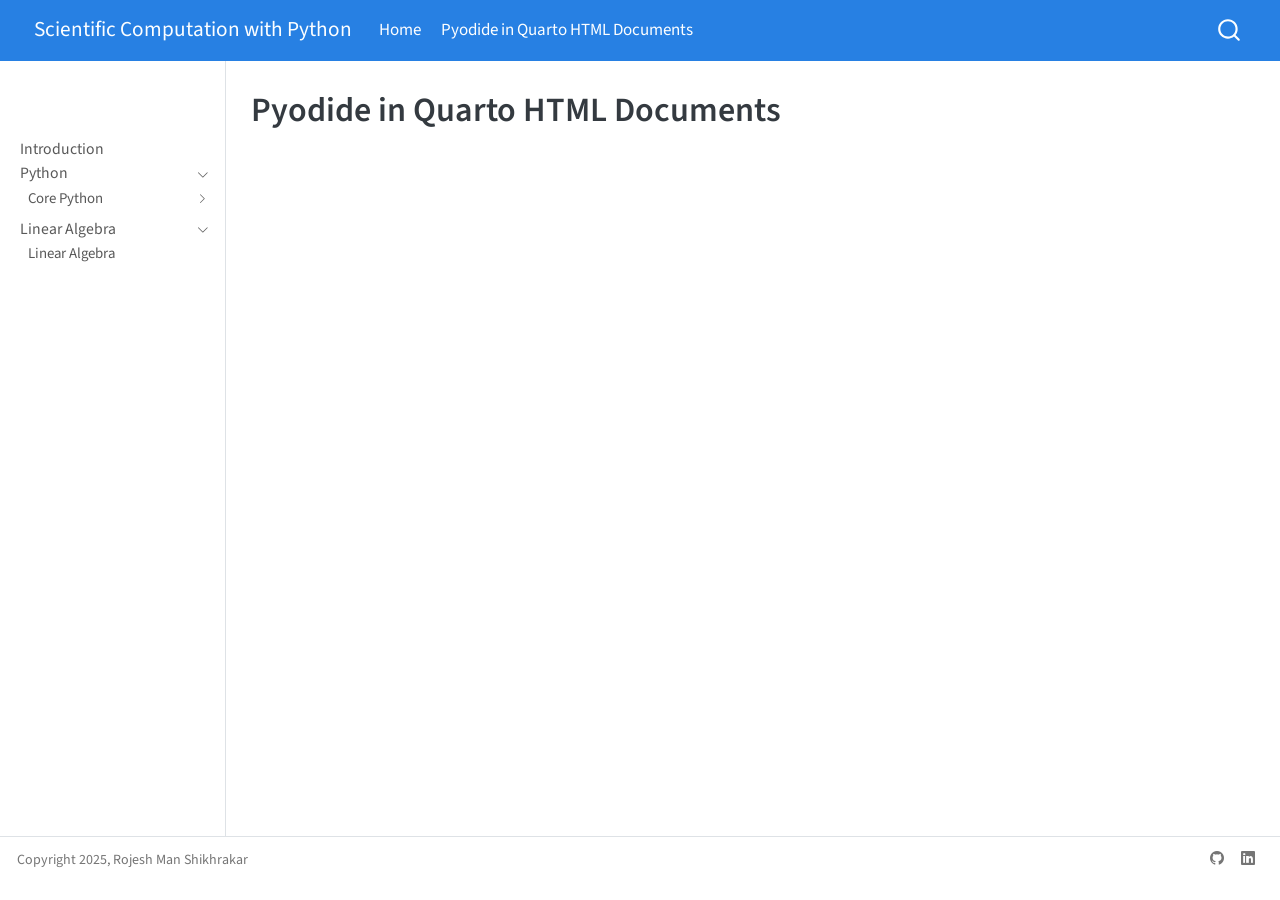
<file: Python/core_python.html>
<!DOCTYPE html>
<html xmlns="http://www.w3.org/1999/xhtml" lang="en" xml:lang="en"><head>

<meta charset="utf-8">
<meta name="generator" content="quarto-1.8.25">

<meta name="viewport" content="width=device-width, initial-scale=1.0, user-scalable=yes">


<title>Pyodide in Quarto HTML Documents – Scientific Computation with Python</title>
<style>
code{white-space: pre-wrap;}
span.smallcaps{font-variant: small-caps;}
div.columns{display: flex; gap: min(4vw, 1.5em);}
div.column{flex: auto; overflow-x: auto;}
div.hanging-indent{margin-left: 1.5em; text-indent: -1.5em;}
ul.task-list{list-style: none;}
ul.task-list li input[type="checkbox"] {
  width: 0.8em;
  margin: 0 0.8em 0.2em -1em; /* quarto-specific, see https://github.com/quarto-dev/quarto-cli/issues/4556 */ 
  vertical-align: middle;
}
</style>


<script src="../site_libs/quarto-nav/quarto-nav.js"></script>
<script src="../site_libs/quarto-nav/headroom.min.js"></script>
<script src="../site_libs/clipboard/clipboard.min.js"></script>
<script src="../site_libs/quarto-search/autocomplete.umd.js"></script>
<script src="../site_libs/quarto-search/fuse.min.js"></script>
<script src="../site_libs/quarto-search/quarto-search.js"></script>
<meta name="quarto:offset" content="../">
<script src="../site_libs/quarto-html/quarto.js" type="module"></script>
<script src="../site_libs/quarto-html/tabsets/tabsets.js" type="module"></script>
<script src="../site_libs/quarto-html/axe/axe-check.js" type="module"></script>
<script src="../site_libs/quarto-html/popper.min.js"></script>
<script src="../site_libs/quarto-html/tippy.umd.min.js"></script>
<script src="../site_libs/quarto-html/anchor.min.js"></script>
<link href="../site_libs/quarto-html/tippy.css" rel="stylesheet">
<link href="../site_libs/quarto-html/quarto-syntax-highlighting-7b89279ff1a6dce999919e0e67d4d9ec.css" rel="stylesheet" id="quarto-text-highlighting-styles">
<script src="../site_libs/bootstrap/bootstrap.min.js"></script>
<link href="../site_libs/bootstrap/bootstrap-icons.css" rel="stylesheet">
<link href="../site_libs/bootstrap/bootstrap-c23e9f83129f982c1d5b22f2c70806ca.min.css" rel="stylesheet" append-hash="true" id="quarto-bootstrap" data-mode="light">
<script id="quarto-search-options" type="application/json">{
  "location": "navbar",
  "copy-button": false,
  "collapse-after": 3,
  "panel-placement": "end",
  "type": "overlay",
  "limit": 50,
  "keyboard-shortcut": [
    "f",
    "/",
    "s"
  ],
  "show-item-context": false,
  "language": {
    "search-no-results-text": "No results",
    "search-matching-documents-text": "matching documents",
    "search-copy-link-title": "Copy link to search",
    "search-hide-matches-text": "Hide additional matches",
    "search-more-match-text": "more match in this document",
    "search-more-matches-text": "more matches in this document",
    "search-clear-button-title": "Clear",
    "search-text-placeholder": "",
    "search-detached-cancel-button-title": "Cancel",
    "search-submit-button-title": "Submit",
    "search-label": "Search"
  }
}</script>


<link rel="stylesheet" href="../styles.css">
</head>

<body class="nav-sidebar docked nav-fixed quarto-light">

<div id="quarto-search-results"></div>
  <header id="quarto-header" class="headroom fixed-top">
    <nav class="navbar navbar-expand-lg " data-bs-theme="dark">
      <div class="navbar-container container-fluid">
      <div class="navbar-brand-container mx-auto">
    <a href="../index.html" class="navbar-brand navbar-brand-logo">
    </a>
    <a class="navbar-brand" href="../index.html">
    <span class="navbar-title">Scientific Computation with Python</span>
    </a>
  </div>
            <div id="quarto-search" class="" title="Search"></div>
          <button class="navbar-toggler" type="button" data-bs-toggle="collapse" data-bs-target="#navbarCollapse" aria-controls="navbarCollapse" role="menu" aria-expanded="false" aria-label="Toggle navigation" onclick="if (window.quartoToggleHeadroom) { window.quartoToggleHeadroom(); }">
  <span class="navbar-toggler-icon"></span>
</button>
          <div class="collapse navbar-collapse" id="navbarCollapse">
            <ul class="navbar-nav navbar-nav-scroll me-auto">
  <li class="nav-item">
    <a class="nav-link active" href="../index.html" aria-current="page"> 
<span class="menu-text">Home</span></a>
  </li>  
  <li class="nav-item">
    <a class="nav-link" href="../about.html"> 
<span class="menu-text">Pyodide in Quarto HTML Documents</span></a>
  </li>  
</ul>
          </div> <!-- /navcollapse -->
            <div class="quarto-navbar-tools">
</div>
      </div> <!-- /container-fluid -->
    </nav>
  <nav class="quarto-secondary-nav">
    <div class="container-fluid d-flex">
      <button type="button" class="quarto-btn-toggle btn" data-bs-toggle="collapse" role="button" data-bs-target=".quarto-sidebar-collapse-item" aria-controls="quarto-sidebar" aria-expanded="false" aria-label="Toggle sidebar navigation" onclick="if (window.quartoToggleHeadroom) { window.quartoToggleHeadroom(); }">
        <i class="bi bi-layout-text-sidebar-reverse"></i>
      </button>
        <nav class="quarto-page-breadcrumbs" aria-label="breadcrumb"><ol class="breadcrumb"><li class="breadcrumb-item">Pyodide in Quarto HTML Documents</li></ol></nav>
        <a class="flex-grow-1" role="navigation" data-bs-toggle="collapse" data-bs-target=".quarto-sidebar-collapse-item" aria-controls="quarto-sidebar" aria-expanded="false" aria-label="Toggle sidebar navigation" onclick="if (window.quartoToggleHeadroom) { window.quartoToggleHeadroom(); }">      
        </a>
      <button type="button" class="btn quarto-search-button" aria-label="Search" onclick="window.quartoOpenSearch();">
        <i class="bi bi-search"></i>
      </button>
    </div>
  </nav>
</header>
<!-- content -->
<div id="quarto-content" class="quarto-container page-columns page-rows-contents page-layout-article page-navbar">
<!-- sidebar -->
  <nav id="quarto-sidebar" class="sidebar collapse collapse-horizontal quarto-sidebar-collapse-item sidebar-navigation docked overflow-auto">
    <div class="pt-lg-2 mt-2 text-left sidebar-header">
      <a href="../index.html" class="sidebar-logo-link">
      </a>
      </div>
        <div class="mt-2 flex-shrink-0 align-items-center">
        <div class="sidebar-search">
        <div id="quarto-search" class="" title="Search"></div>
        </div>
        </div>
    <div class="sidebar-menu-container"> 
    <ul class="list-unstyled mt-1">
        <li class="sidebar-item">
  <div class="sidebar-item-container"> 
  <a href="../index.html" class="sidebar-item-text sidebar-link">
 <span class="menu-text">Introduction</span></a>
  </div>
</li>
        <li class="sidebar-item sidebar-item-section">
      <div class="sidebar-item-container"> 
            <a class="sidebar-item-text sidebar-link text-start" data-bs-toggle="collapse" data-bs-target="#quarto-sidebar-section-1" role="navigation" aria-expanded="true">
 <span class="menu-text">Python</span></a>
          <a class="sidebar-item-toggle text-start" data-bs-toggle="collapse" data-bs-target="#quarto-sidebar-section-1" role="navigation" aria-expanded="true" aria-label="Toggle section">
            <i class="bi bi-chevron-right ms-2"></i>
          </a> 
      </div>
      <ul id="quarto-sidebar-section-1" class="collapse list-unstyled sidebar-section depth1 show">  
          <li class="sidebar-item sidebar-item-section">
      <div class="sidebar-item-container"> 
            <a class="sidebar-item-text sidebar-link text-start collapsed" data-bs-toggle="collapse" data-bs-target="#quarto-sidebar-section-2" role="navigation" aria-expanded="false">
 <span class="menu-text">Core Python</span></a>
          <a class="sidebar-item-toggle text-start collapsed" data-bs-toggle="collapse" data-bs-target="#quarto-sidebar-section-2" role="navigation" aria-expanded="false" aria-label="Toggle section">
            <i class="bi bi-chevron-right ms-2"></i>
          </a> 
      </div>
      <ul id="quarto-sidebar-section-2" class="collapse list-unstyled sidebar-section depth2 ">  
          <li class="sidebar-item">
  <div class="sidebar-item-container"> 
  <a href="../Python/functional.html" class="sidebar-item-text sidebar-link">
 <span class="menu-text">Functional Programming</span></a>
  </div>
</li>
      </ul>
  </li>
      </ul>
  </li>
        <li class="sidebar-item sidebar-item-section">
      <div class="sidebar-item-container"> 
            <a href="../LinearAlgebra/index.html" class="sidebar-item-text sidebar-link">
 <span class="menu-text">Linear Algebra</span></a>
          <a class="sidebar-item-toggle text-start" data-bs-toggle="collapse" data-bs-target="#quarto-sidebar-section-3" role="navigation" aria-expanded="true" aria-label="Toggle section">
            <i class="bi bi-chevron-right ms-2"></i>
          </a> 
      </div>
      <ul id="quarto-sidebar-section-3" class="collapse list-unstyled sidebar-section depth1 show">  
          <li class="sidebar-item">
  <div class="sidebar-item-container"> 
  <a href="../LinearAlgebra/index.html" class="sidebar-item-text sidebar-link">
 <span class="menu-text">Linear Algebra</span></a>
  </div>
</li>
      </ul>
  </li>
    </ul>
    </div>
</nav>
<div id="quarto-sidebar-glass" class="quarto-sidebar-collapse-item" data-bs-toggle="collapse" data-bs-target=".quarto-sidebar-collapse-item"></div>
<!-- margin-sidebar -->
    <div id="quarto-margin-sidebar" class="sidebar margin-sidebar zindex-bottom">
        
    </div>
<!-- main -->
<main class="content" id="quarto-document-content">

<header id="title-block-header" class="quarto-title-block default">
<div class="quarto-title">
<h1 class="title">Pyodide in Quarto HTML Documents</h1>
</div>



<div class="quarto-title-meta">

    
  
    
  </div>
  


</header>





<a onclick="window.scrollTo(0, 0); return false;" role="button" id="quarto-back-to-top"><i class="bi bi-arrow-up"></i> Back to top</a></main> <!-- /main -->
<script id="quarto-html-after-body" type="application/javascript">
  window.document.addEventListener("DOMContentLoaded", function (event) {
    const icon = "";
    const anchorJS = new window.AnchorJS();
    anchorJS.options = {
      placement: 'right',
      icon: icon
    };
    anchorJS.add('.anchored');
    const isCodeAnnotation = (el) => {
      for (const clz of el.classList) {
        if (clz.startsWith('code-annotation-')) {                     
          return true;
        }
      }
      return false;
    }
    const onCopySuccess = function(e) {
      // button target
      const button = e.trigger;
      // don't keep focus
      button.blur();
      // flash "checked"
      button.classList.add('code-copy-button-checked');
      var currentTitle = button.getAttribute("title");
      button.setAttribute("title", "Copied!");
      let tooltip;
      if (window.bootstrap) {
        button.setAttribute("data-bs-toggle", "tooltip");
        button.setAttribute("data-bs-placement", "left");
        button.setAttribute("data-bs-title", "Copied!");
        tooltip = new bootstrap.Tooltip(button, 
          { trigger: "manual", 
            customClass: "code-copy-button-tooltip",
            offset: [0, -8]});
        tooltip.show();    
      }
      setTimeout(function() {
        if (tooltip) {
          tooltip.hide();
          button.removeAttribute("data-bs-title");
          button.removeAttribute("data-bs-toggle");
          button.removeAttribute("data-bs-placement");
        }
        button.setAttribute("title", currentTitle);
        button.classList.remove('code-copy-button-checked');
      }, 1000);
      // clear code selection
      e.clearSelection();
    }
    const getTextToCopy = function(trigger) {
      const outerScaffold = trigger.parentElement.cloneNode(true);
      const codeEl = outerScaffold.querySelector('code');
      for (const childEl of codeEl.children) {
        if (isCodeAnnotation(childEl)) {
          childEl.remove();
        }
      }
      return codeEl.innerText;
    }
    const clipboard = new window.ClipboardJS('.code-copy-button:not([data-in-quarto-modal])', {
      text: getTextToCopy
    });
    clipboard.on('success', onCopySuccess);
    if (window.document.getElementById('quarto-embedded-source-code-modal')) {
      const clipboardModal = new window.ClipboardJS('.code-copy-button[data-in-quarto-modal]', {
        text: getTextToCopy,
        container: window.document.getElementById('quarto-embedded-source-code-modal')
      });
      clipboardModal.on('success', onCopySuccess);
    }
      var localhostRegex = new RegExp(/^(?:http|https):\/\/localhost\:?[0-9]*\//);
      var mailtoRegex = new RegExp(/^mailto:/);
        var filterRegex = new RegExp("https:\/\/rojesh-shikhrakar\.github\.io\/SciComp\.py\/");
      var isInternal = (href) => {
          return filterRegex.test(href) || localhostRegex.test(href) || mailtoRegex.test(href);
      }
      // Inspect non-navigation links and adorn them if external
     var links = window.document.querySelectorAll('a[href]:not(.nav-link):not(.navbar-brand):not(.toc-action):not(.sidebar-link):not(.sidebar-item-toggle):not(.pagination-link):not(.no-external):not([aria-hidden]):not(.dropdown-item):not(.quarto-navigation-tool):not(.about-link)');
      for (var i=0; i<links.length; i++) {
        const link = links[i];
        if (!isInternal(link.href)) {
          // undo the damage that might have been done by quarto-nav.js in the case of
          // links that we want to consider external
          if (link.dataset.originalHref !== undefined) {
            link.href = link.dataset.originalHref;
          }
        }
      }
    function tippyHover(el, contentFn, onTriggerFn, onUntriggerFn) {
      const config = {
        allowHTML: true,
        maxWidth: 500,
        delay: 100,
        arrow: false,
        appendTo: function(el) {
            return el.parentElement;
        },
        interactive: true,
        interactiveBorder: 10,
        theme: 'quarto',
        placement: 'bottom-start',
      };
      if (contentFn) {
        config.content = contentFn;
      }
      if (onTriggerFn) {
        config.onTrigger = onTriggerFn;
      }
      if (onUntriggerFn) {
        config.onUntrigger = onUntriggerFn;
      }
      window.tippy(el, config); 
    }
    const noterefs = window.document.querySelectorAll('a[role="doc-noteref"]');
    for (var i=0; i<noterefs.length; i++) {
      const ref = noterefs[i];
      tippyHover(ref, function() {
        // use id or data attribute instead here
        let href = ref.getAttribute('data-footnote-href') || ref.getAttribute('href');
        try { href = new URL(href).hash; } catch {}
        const id = href.replace(/^#\/?/, "");
        const note = window.document.getElementById(id);
        if (note) {
          return note.innerHTML;
        } else {
          return "";
        }
      });
    }
    const xrefs = window.document.querySelectorAll('a.quarto-xref');
    const processXRef = (id, note) => {
      // Strip column container classes
      const stripColumnClz = (el) => {
        el.classList.remove("page-full", "page-columns");
        if (el.children) {
          for (const child of el.children) {
            stripColumnClz(child);
          }
        }
      }
      stripColumnClz(note)
      if (id === null || id.startsWith('sec-')) {
        // Special case sections, only their first couple elements
        const container = document.createElement("div");
        if (note.children && note.children.length > 2) {
          container.appendChild(note.children[0].cloneNode(true));
          for (let i = 1; i < note.children.length; i++) {
            const child = note.children[i];
            if (child.tagName === "P" && child.innerText === "") {
              continue;
            } else {
              container.appendChild(child.cloneNode(true));
              break;
            }
          }
          if (window.Quarto?.typesetMath) {
            window.Quarto.typesetMath(container);
          }
          return container.innerHTML
        } else {
          if (window.Quarto?.typesetMath) {
            window.Quarto.typesetMath(note);
          }
          return note.innerHTML;
        }
      } else {
        // Remove any anchor links if they are present
        const anchorLink = note.querySelector('a.anchorjs-link');
        if (anchorLink) {
          anchorLink.remove();
        }
        if (window.Quarto?.typesetMath) {
          window.Quarto.typesetMath(note);
        }
        if (note.classList.contains("callout")) {
          return note.outerHTML;
        } else {
          return note.innerHTML;
        }
      }
    }
    for (var i=0; i<xrefs.length; i++) {
      const xref = xrefs[i];
      tippyHover(xref, undefined, function(instance) {
        instance.disable();
        let url = xref.getAttribute('href');
        let hash = undefined; 
        if (url.startsWith('#')) {
          hash = url;
        } else {
          try { hash = new URL(url).hash; } catch {}
        }
        if (hash) {
          const id = hash.replace(/^#\/?/, "");
          const note = window.document.getElementById(id);
          if (note !== null) {
            try {
              const html = processXRef(id, note.cloneNode(true));
              instance.setContent(html);
            } finally {
              instance.enable();
              instance.show();
            }
          } else {
            // See if we can fetch this
            fetch(url.split('#')[0])
            .then(res => res.text())
            .then(html => {
              const parser = new DOMParser();
              const htmlDoc = parser.parseFromString(html, "text/html");
              const note = htmlDoc.getElementById(id);
              if (note !== null) {
                const html = processXRef(id, note);
                instance.setContent(html);
              } 
            }).finally(() => {
              instance.enable();
              instance.show();
            });
          }
        } else {
          // See if we can fetch a full url (with no hash to target)
          // This is a special case and we should probably do some content thinning / targeting
          fetch(url)
          .then(res => res.text())
          .then(html => {
            const parser = new DOMParser();
            const htmlDoc = parser.parseFromString(html, "text/html");
            const note = htmlDoc.querySelector('main.content');
            if (note !== null) {
              // This should only happen for chapter cross references
              // (since there is no id in the URL)
              // remove the first header
              if (note.children.length > 0 && note.children[0].tagName === "HEADER") {
                note.children[0].remove();
              }
              const html = processXRef(null, note);
              instance.setContent(html);
            } 
          }).finally(() => {
            instance.enable();
            instance.show();
          });
        }
      }, function(instance) {
      });
    }
        let selectedAnnoteEl;
        const selectorForAnnotation = ( cell, annotation) => {
          let cellAttr = 'data-code-cell="' + cell + '"';
          let lineAttr = 'data-code-annotation="' +  annotation + '"';
          const selector = 'span[' + cellAttr + '][' + lineAttr + ']';
          return selector;
        }
        const selectCodeLines = (annoteEl) => {
          const doc = window.document;
          const targetCell = annoteEl.getAttribute("data-target-cell");
          const targetAnnotation = annoteEl.getAttribute("data-target-annotation");
          const annoteSpan = window.document.querySelector(selectorForAnnotation(targetCell, targetAnnotation));
          const lines = annoteSpan.getAttribute("data-code-lines").split(",");
          const lineIds = lines.map((line) => {
            return targetCell + "-" + line;
          })
          let top = null;
          let height = null;
          let parent = null;
          if (lineIds.length > 0) {
              //compute the position of the single el (top and bottom and make a div)
              const el = window.document.getElementById(lineIds[0]);
              top = el.offsetTop;
              height = el.offsetHeight;
              parent = el.parentElement.parentElement;
            if (lineIds.length > 1) {
              const lastEl = window.document.getElementById(lineIds[lineIds.length - 1]);
              const bottom = lastEl.offsetTop + lastEl.offsetHeight;
              height = bottom - top;
            }
            if (top !== null && height !== null && parent !== null) {
              // cook up a div (if necessary) and position it 
              let div = window.document.getElementById("code-annotation-line-highlight");
              if (div === null) {
                div = window.document.createElement("div");
                div.setAttribute("id", "code-annotation-line-highlight");
                div.style.position = 'absolute';
                parent.appendChild(div);
              }
              div.style.top = top - 2 + "px";
              div.style.height = height + 4 + "px";
              div.style.left = 0;
              let gutterDiv = window.document.getElementById("code-annotation-line-highlight-gutter");
              if (gutterDiv === null) {
                gutterDiv = window.document.createElement("div");
                gutterDiv.setAttribute("id", "code-annotation-line-highlight-gutter");
                gutterDiv.style.position = 'absolute';
                const codeCell = window.document.getElementById(targetCell);
                const gutter = codeCell.querySelector('.code-annotation-gutter');
                gutter.appendChild(gutterDiv);
              }
              gutterDiv.style.top = top - 2 + "px";
              gutterDiv.style.height = height + 4 + "px";
            }
            selectedAnnoteEl = annoteEl;
          }
        };
        const unselectCodeLines = () => {
          const elementsIds = ["code-annotation-line-highlight", "code-annotation-line-highlight-gutter"];
          elementsIds.forEach((elId) => {
            const div = window.document.getElementById(elId);
            if (div) {
              div.remove();
            }
          });
          selectedAnnoteEl = undefined;
        };
          // Handle positioning of the toggle
      window.addEventListener(
        "resize",
        throttle(() => {
          elRect = undefined;
          if (selectedAnnoteEl) {
            selectCodeLines(selectedAnnoteEl);
          }
        }, 10)
      );
      function throttle(fn, ms) {
      let throttle = false;
      let timer;
        return (...args) => {
          if(!throttle) { // first call gets through
              fn.apply(this, args);
              throttle = true;
          } else { // all the others get throttled
              if(timer) clearTimeout(timer); // cancel #2
              timer = setTimeout(() => {
                fn.apply(this, args);
                timer = throttle = false;
              }, ms);
          }
        };
      }
        // Attach click handler to the DT
        const annoteDls = window.document.querySelectorAll('dt[data-target-cell]');
        for (const annoteDlNode of annoteDls) {
          annoteDlNode.addEventListener('click', (event) => {
            const clickedEl = event.target;
            if (clickedEl !== selectedAnnoteEl) {
              unselectCodeLines();
              const activeEl = window.document.querySelector('dt[data-target-cell].code-annotation-active');
              if (activeEl) {
                activeEl.classList.remove('code-annotation-active');
              }
              selectCodeLines(clickedEl);
              clickedEl.classList.add('code-annotation-active');
            } else {
              // Unselect the line
              unselectCodeLines();
              clickedEl.classList.remove('code-annotation-active');
            }
          });
        }
    const findCites = (el) => {
      const parentEl = el.parentElement;
      if (parentEl) {
        const cites = parentEl.dataset.cites;
        if (cites) {
          return {
            el,
            cites: cites.split(' ')
          };
        } else {
          return findCites(el.parentElement)
        }
      } else {
        return undefined;
      }
    };
    var bibliorefs = window.document.querySelectorAll('a[role="doc-biblioref"]');
    for (var i=0; i<bibliorefs.length; i++) {
      const ref = bibliorefs[i];
      const citeInfo = findCites(ref);
      if (citeInfo) {
        tippyHover(citeInfo.el, function() {
          var popup = window.document.createElement('div');
          citeInfo.cites.forEach(function(cite) {
            var citeDiv = window.document.createElement('div');
            citeDiv.classList.add('hanging-indent');
            citeDiv.classList.add('csl-entry');
            var biblioDiv = window.document.getElementById('ref-' + cite);
            if (biblioDiv) {
              citeDiv.innerHTML = biblioDiv.innerHTML;
            }
            popup.appendChild(citeDiv);
          });
          return popup.innerHTML;
        });
      }
    }
  });
  </script>
</div> <!-- /content -->
<footer class="footer">
  <div class="nav-footer">
    <div class="nav-footer-left">
<p>Copyright 2025, Rojesh Man Shikhrakar</p>
</div>   
    <div class="nav-footer-center">
      &nbsp;
    </div>
    <div class="nav-footer-right">
      <ul class="footer-items list-unstyled">
    <li class="nav-item compact">
    <a class="nav-link" href="https://github.com/rojesh-shikhrakar">
      <i class="bi bi-github" role="img">
</i> 
    </a>
  </li>  
    <li class="nav-item compact">
    <a class="nav-link" href="https://linkedin.com/in/rojeshshikhrakar">
      <i class="bi bi-linkedin" role="img">
</i> 
    </a>
  </li>  
</ul>
    </div>
  </div>
</footer>




</body></html>
</file>
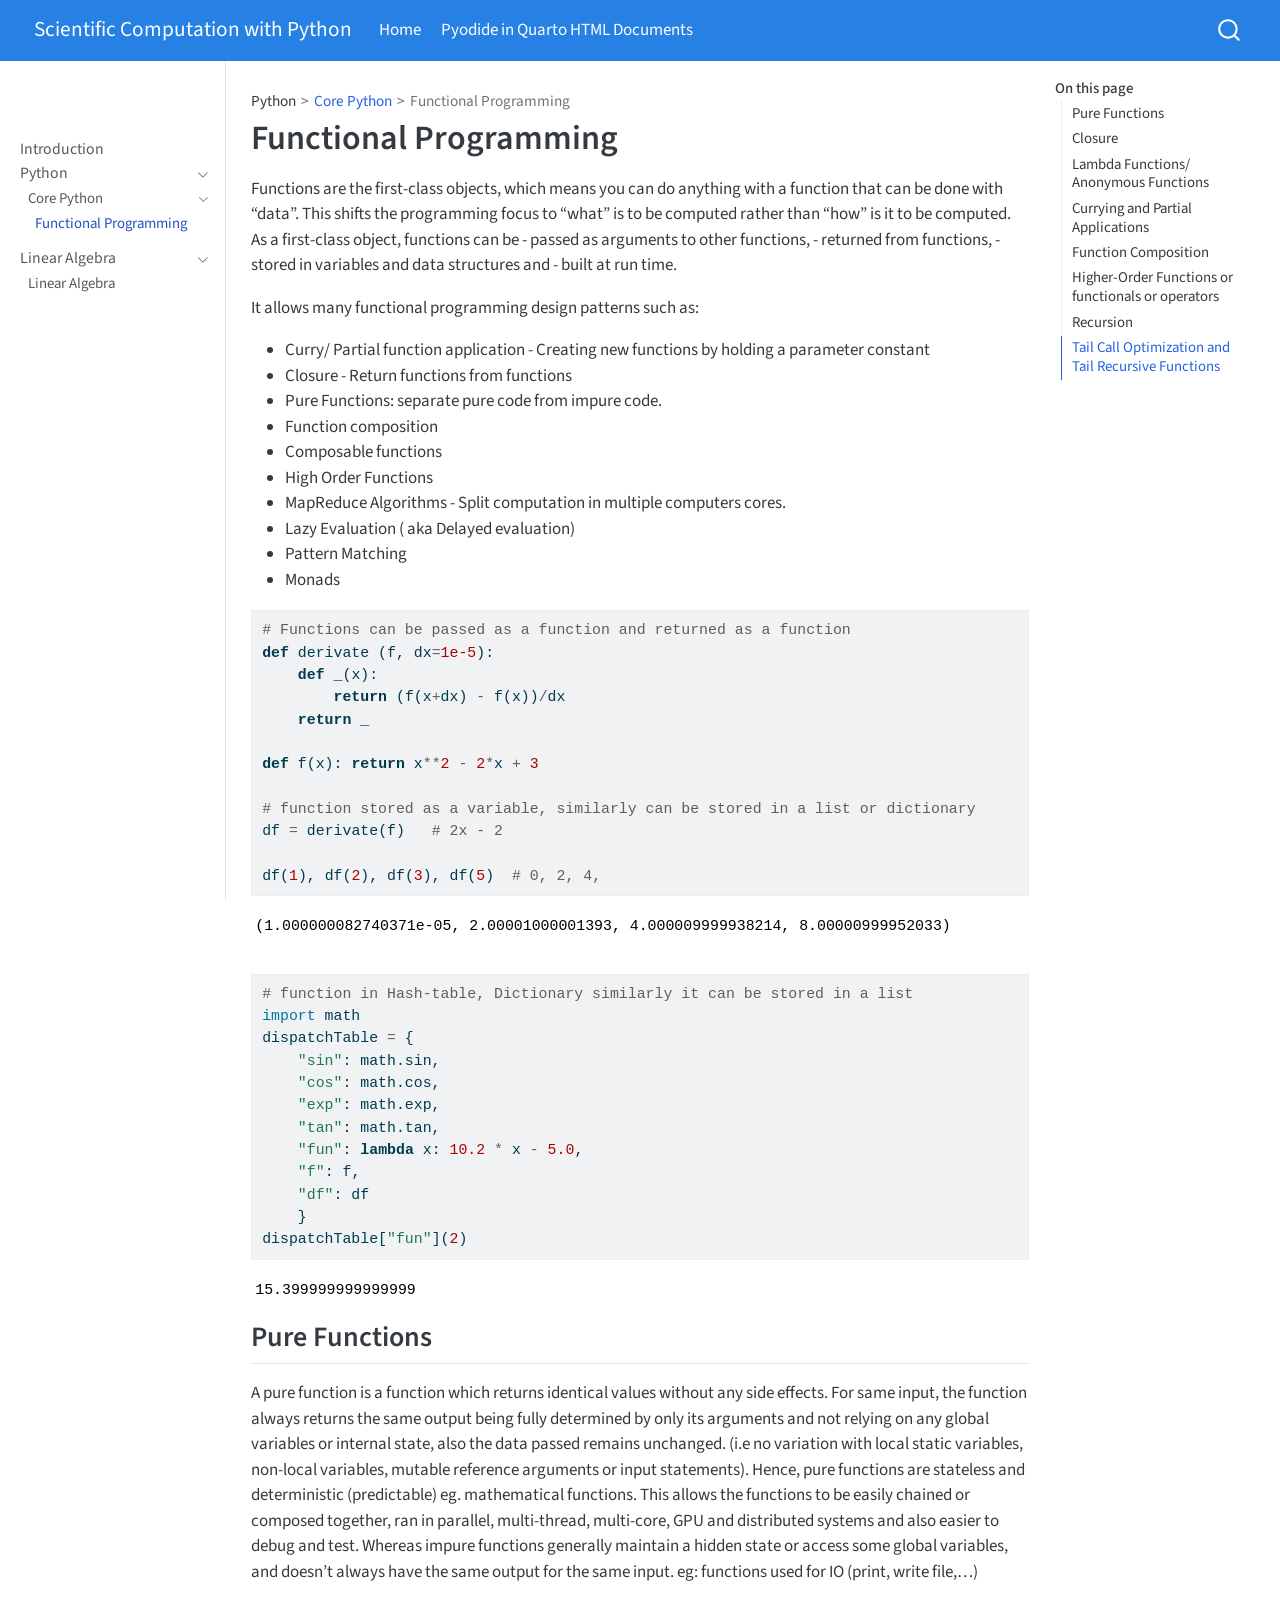
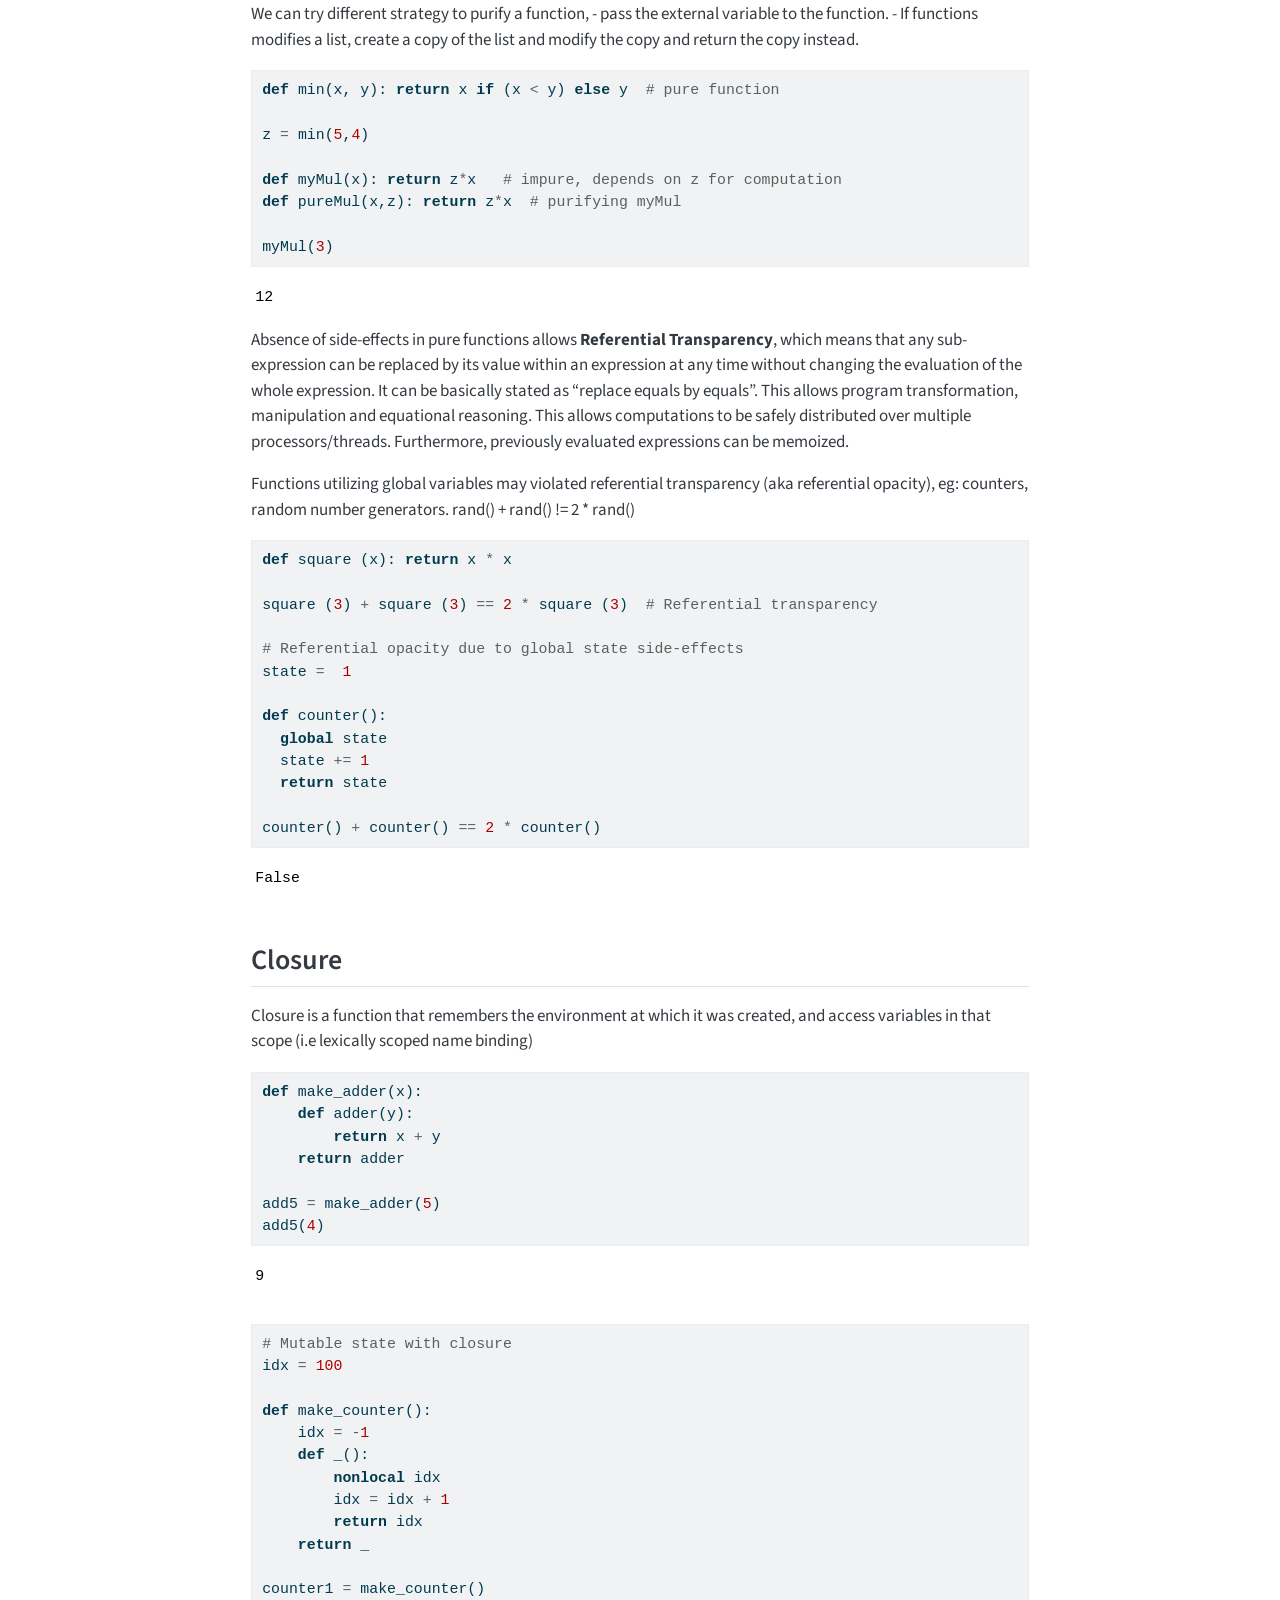
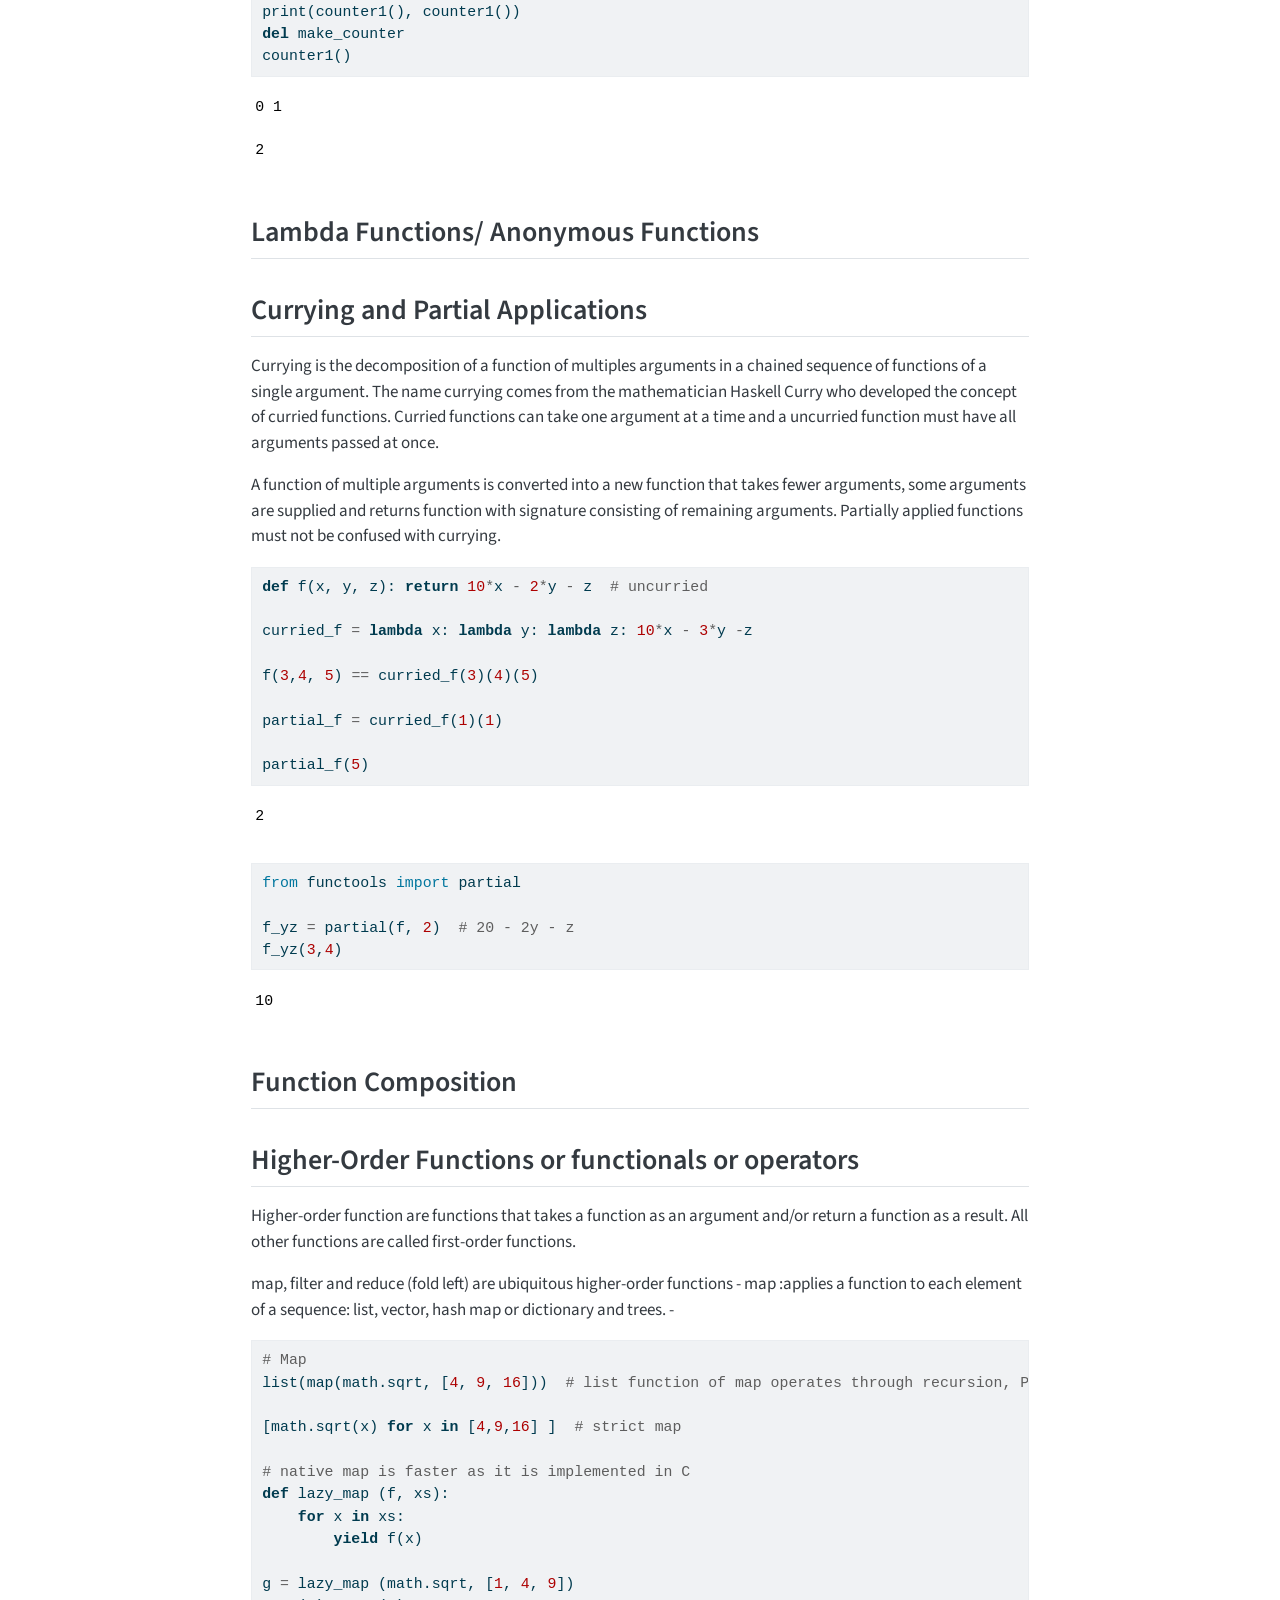
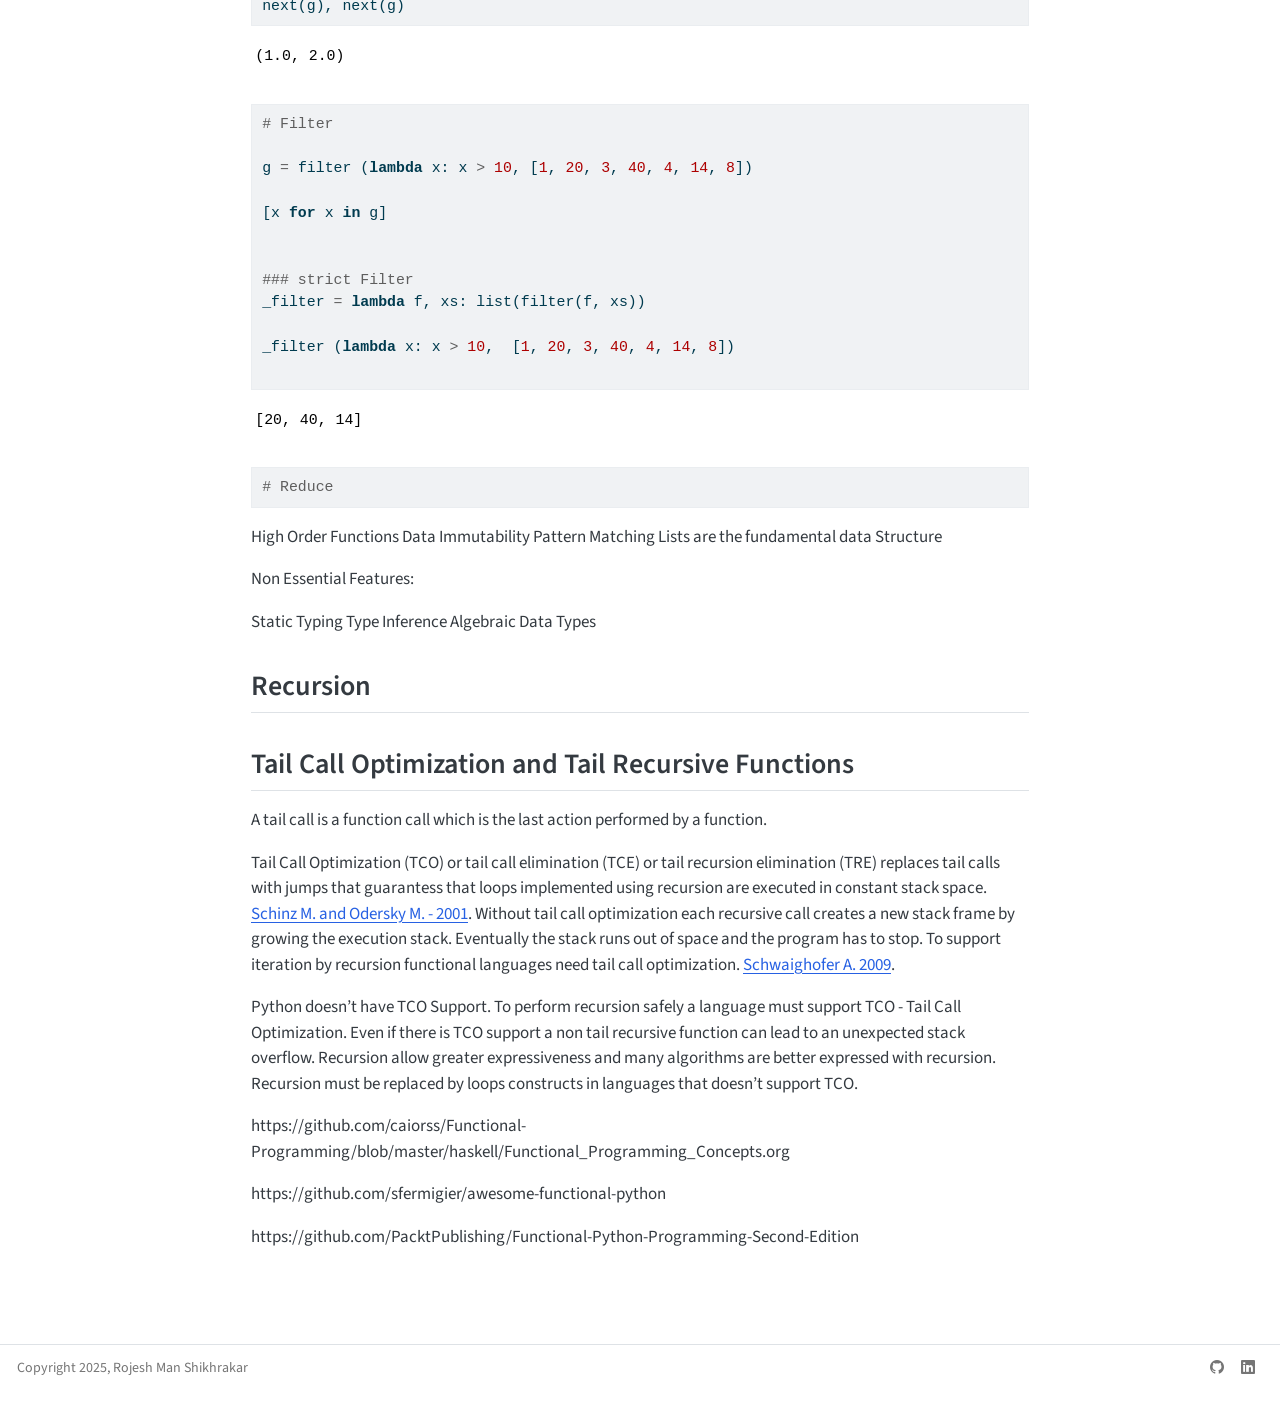
<file: Python/functional.html>
<!DOCTYPE html>
<html xmlns="http://www.w3.org/1999/xhtml" lang="en" xml:lang="en"><head>

<meta charset="utf-8">
<meta name="generator" content="quarto-1.8.25">

<meta name="viewport" content="width=device-width, initial-scale=1.0, user-scalable=yes">


<title>Functional Programming – Scientific Computation with Python</title>
<style>
code{white-space: pre-wrap;}
span.smallcaps{font-variant: small-caps;}
div.columns{display: flex; gap: min(4vw, 1.5em);}
div.column{flex: auto; overflow-x: auto;}
div.hanging-indent{margin-left: 1.5em; text-indent: -1.5em;}
ul.task-list{list-style: none;}
ul.task-list li input[type="checkbox"] {
  width: 0.8em;
  margin: 0 0.8em 0.2em -1em; /* quarto-specific, see https://github.com/quarto-dev/quarto-cli/issues/4556 */ 
  vertical-align: middle;
}
/* CSS for syntax highlighting */
html { -webkit-text-size-adjust: 100%; }
pre > code.sourceCode { white-space: pre; position: relative; }
pre > code.sourceCode > span { display: inline-block; line-height: 1.25; }
pre > code.sourceCode > span:empty { height: 1.2em; }
.sourceCode { overflow: visible; }
code.sourceCode > span { color: inherit; text-decoration: inherit; }
div.sourceCode { margin: 1em 0; }
pre.sourceCode { margin: 0; }
@media screen {
div.sourceCode { overflow: auto; }
}
@media print {
pre > code.sourceCode { white-space: pre-wrap; }
pre > code.sourceCode > span { text-indent: -5em; padding-left: 5em; }
}
pre.numberSource code
  { counter-reset: source-line 0; }
pre.numberSource code > span
  { position: relative; left: -4em; counter-increment: source-line; }
pre.numberSource code > span > a:first-child::before
  { content: counter(source-line);
    position: relative; left: -1em; text-align: right; vertical-align: baseline;
    border: none; display: inline-block;
    -webkit-touch-callout: none; -webkit-user-select: none;
    -khtml-user-select: none; -moz-user-select: none;
    -ms-user-select: none; user-select: none;
    padding: 0 4px; width: 4em;
  }
pre.numberSource { margin-left: 3em;  padding-left: 4px; }
div.sourceCode
  {   }
@media screen {
pre > code.sourceCode > span > a:first-child::before { text-decoration: underline; }
}
</style>


<script src="../site_libs/quarto-nav/quarto-nav.js"></script>
<script src="../site_libs/quarto-nav/headroom.min.js"></script>
<script src="../site_libs/clipboard/clipboard.min.js"></script>
<script src="../site_libs/quarto-search/autocomplete.umd.js"></script>
<script src="../site_libs/quarto-search/fuse.min.js"></script>
<script src="../site_libs/quarto-search/quarto-search.js"></script>
<meta name="quarto:offset" content="../">
<script src="../site_libs/quarto-html/quarto.js" type="module"></script>
<script src="../site_libs/quarto-html/tabsets/tabsets.js" type="module"></script>
<script src="../site_libs/quarto-html/axe/axe-check.js" type="module"></script>
<script src="../site_libs/quarto-html/popper.min.js"></script>
<script src="../site_libs/quarto-html/tippy.umd.min.js"></script>
<script src="../site_libs/quarto-html/anchor.min.js"></script>
<link href="../site_libs/quarto-html/tippy.css" rel="stylesheet">
<link href="../site_libs/quarto-html/quarto-syntax-highlighting-7b89279ff1a6dce999919e0e67d4d9ec.css" rel="stylesheet" id="quarto-text-highlighting-styles">
<script src="../site_libs/bootstrap/bootstrap.min.js"></script>
<link href="../site_libs/bootstrap/bootstrap-icons.css" rel="stylesheet">
<link href="../site_libs/bootstrap/bootstrap-c23e9f83129f982c1d5b22f2c70806ca.min.css" rel="stylesheet" append-hash="true" id="quarto-bootstrap" data-mode="light">
<script id="quarto-search-options" type="application/json">{
  "location": "navbar",
  "copy-button": false,
  "collapse-after": 3,
  "panel-placement": "end",
  "type": "overlay",
  "limit": 50,
  "keyboard-shortcut": [
    "f",
    "/",
    "s"
  ],
  "show-item-context": false,
  "language": {
    "search-no-results-text": "No results",
    "search-matching-documents-text": "matching documents",
    "search-copy-link-title": "Copy link to search",
    "search-hide-matches-text": "Hide additional matches",
    "search-more-match-text": "more match in this document",
    "search-more-matches-text": "more matches in this document",
    "search-clear-button-title": "Clear",
    "search-text-placeholder": "",
    "search-detached-cancel-button-title": "Cancel",
    "search-submit-button-title": "Submit",
    "search-label": "Search"
  }
}</script>


<link rel="stylesheet" href="../styles.css">
</head>

<body class="nav-sidebar docked nav-fixed quarto-light">

<div id="quarto-search-results"></div>
  <header id="quarto-header" class="headroom fixed-top">
    <nav class="navbar navbar-expand-lg " data-bs-theme="dark">
      <div class="navbar-container container-fluid">
      <div class="navbar-brand-container mx-auto">
    <a href="../index.html" class="navbar-brand navbar-brand-logo">
    </a>
    <a class="navbar-brand" href="../index.html">
    <span class="navbar-title">Scientific Computation with Python</span>
    </a>
  </div>
            <div id="quarto-search" class="" title="Search"></div>
          <button class="navbar-toggler" type="button" data-bs-toggle="collapse" data-bs-target="#navbarCollapse" aria-controls="navbarCollapse" role="menu" aria-expanded="false" aria-label="Toggle navigation" onclick="if (window.quartoToggleHeadroom) { window.quartoToggleHeadroom(); }">
  <span class="navbar-toggler-icon"></span>
</button>
          <div class="collapse navbar-collapse" id="navbarCollapse">
            <ul class="navbar-nav navbar-nav-scroll me-auto">
  <li class="nav-item">
    <a class="nav-link active" href="../index.html" aria-current="page"> 
<span class="menu-text">Home</span></a>
  </li>  
  <li class="nav-item">
    <a class="nav-link" href="../about.html"> 
<span class="menu-text">Pyodide in Quarto HTML Documents</span></a>
  </li>  
</ul>
          </div> <!-- /navcollapse -->
            <div class="quarto-navbar-tools">
</div>
      </div> <!-- /container-fluid -->
    </nav>
  <nav class="quarto-secondary-nav">
    <div class="container-fluid d-flex">
      <button type="button" class="quarto-btn-toggle btn" data-bs-toggle="collapse" role="button" data-bs-target=".quarto-sidebar-collapse-item" aria-controls="quarto-sidebar" aria-expanded="false" aria-label="Toggle sidebar navigation" onclick="if (window.quartoToggleHeadroom) { window.quartoToggleHeadroom(); }">
        <i class="bi bi-layout-text-sidebar-reverse"></i>
      </button>
        <nav class="quarto-page-breadcrumbs" aria-label="breadcrumb"><ol class="breadcrumb"><li class="breadcrumb-item">Python</li><li class="breadcrumb-item"><a href="../Python/functional.html">Core Python</a></li><li class="breadcrumb-item"><a href="../Python/functional.html">Functional Programming</a></li></ol></nav>
        <a class="flex-grow-1" role="navigation" data-bs-toggle="collapse" data-bs-target=".quarto-sidebar-collapse-item" aria-controls="quarto-sidebar" aria-expanded="false" aria-label="Toggle sidebar navigation" onclick="if (window.quartoToggleHeadroom) { window.quartoToggleHeadroom(); }">      
        </a>
      <button type="button" class="btn quarto-search-button" aria-label="Search" onclick="window.quartoOpenSearch();">
        <i class="bi bi-search"></i>
      </button>
    </div>
  </nav>
</header>
<!-- content -->
<div id="quarto-content" class="quarto-container page-columns page-rows-contents page-layout-article page-navbar">
<!-- sidebar -->
  <nav id="quarto-sidebar" class="sidebar collapse collapse-horizontal quarto-sidebar-collapse-item sidebar-navigation docked overflow-auto">
    <div class="pt-lg-2 mt-2 text-left sidebar-header">
      <a href="../index.html" class="sidebar-logo-link">
      </a>
      </div>
        <div class="mt-2 flex-shrink-0 align-items-center">
        <div class="sidebar-search">
        <div id="quarto-search" class="" title="Search"></div>
        </div>
        </div>
    <div class="sidebar-menu-container"> 
    <ul class="list-unstyled mt-1">
        <li class="sidebar-item">
  <div class="sidebar-item-container"> 
  <a href="../index.html" class="sidebar-item-text sidebar-link">
 <span class="menu-text">Introduction</span></a>
  </div>
</li>
        <li class="sidebar-item sidebar-item-section">
      <div class="sidebar-item-container"> 
            <a class="sidebar-item-text sidebar-link text-start" data-bs-toggle="collapse" data-bs-target="#quarto-sidebar-section-1" role="navigation" aria-expanded="true">
 <span class="menu-text">Python</span></a>
          <a class="sidebar-item-toggle text-start" data-bs-toggle="collapse" data-bs-target="#quarto-sidebar-section-1" role="navigation" aria-expanded="true" aria-label="Toggle section">
            <i class="bi bi-chevron-right ms-2"></i>
          </a> 
      </div>
      <ul id="quarto-sidebar-section-1" class="collapse list-unstyled sidebar-section depth1 show">  
          <li class="sidebar-item sidebar-item-section">
      <div class="sidebar-item-container"> 
            <a class="sidebar-item-text sidebar-link text-start" data-bs-toggle="collapse" data-bs-target="#quarto-sidebar-section-2" role="navigation" aria-expanded="true">
 <span class="menu-text">Core Python</span></a>
          <a class="sidebar-item-toggle text-start" data-bs-toggle="collapse" data-bs-target="#quarto-sidebar-section-2" role="navigation" aria-expanded="true" aria-label="Toggle section">
            <i class="bi bi-chevron-right ms-2"></i>
          </a> 
      </div>
      <ul id="quarto-sidebar-section-2" class="collapse list-unstyled sidebar-section depth2 show">  
          <li class="sidebar-item">
  <div class="sidebar-item-container"> 
  <a href="../Python/functional.html" class="sidebar-item-text sidebar-link active">
 <span class="menu-text">Functional Programming</span></a>
  </div>
</li>
      </ul>
  </li>
      </ul>
  </li>
        <li class="sidebar-item sidebar-item-section">
      <div class="sidebar-item-container"> 
            <a href="../LinearAlgebra/index.html" class="sidebar-item-text sidebar-link">
 <span class="menu-text">Linear Algebra</span></a>
          <a class="sidebar-item-toggle text-start" data-bs-toggle="collapse" data-bs-target="#quarto-sidebar-section-3" role="navigation" aria-expanded="true" aria-label="Toggle section">
            <i class="bi bi-chevron-right ms-2"></i>
          </a> 
      </div>
      <ul id="quarto-sidebar-section-3" class="collapse list-unstyled sidebar-section depth1 show">  
          <li class="sidebar-item">
  <div class="sidebar-item-container"> 
  <a href="../LinearAlgebra/index.html" class="sidebar-item-text sidebar-link">
 <span class="menu-text">Linear Algebra</span></a>
  </div>
</li>
      </ul>
  </li>
    </ul>
    </div>
</nav>
<div id="quarto-sidebar-glass" class="quarto-sidebar-collapse-item" data-bs-toggle="collapse" data-bs-target=".quarto-sidebar-collapse-item"></div>
<!-- margin-sidebar -->
    <div id="quarto-margin-sidebar" class="sidebar margin-sidebar">
        <nav id="TOC" role="doc-toc" class="toc-active">
    <h2 id="toc-title">On this page</h2>
   
  <ul>
  <li><a href="#pure-functions" id="toc-pure-functions" class="nav-link active" data-scroll-target="#pure-functions">Pure Functions</a></li>
  <li><a href="#closure" id="toc-closure" class="nav-link" data-scroll-target="#closure">Closure</a></li>
  <li><a href="#lambda-functions-anonymous-functions" id="toc-lambda-functions-anonymous-functions" class="nav-link" data-scroll-target="#lambda-functions-anonymous-functions">Lambda Functions/ Anonymous Functions</a></li>
  <li><a href="#currying-and-partial-applications" id="toc-currying-and-partial-applications" class="nav-link" data-scroll-target="#currying-and-partial-applications">Currying and Partial Applications</a></li>
  <li><a href="#function-composition" id="toc-function-composition" class="nav-link" data-scroll-target="#function-composition">Function Composition</a></li>
  <li><a href="#higher-order-functions-or-functionals-or-operators" id="toc-higher-order-functions-or-functionals-or-operators" class="nav-link" data-scroll-target="#higher-order-functions-or-functionals-or-operators">Higher-Order Functions or functionals or operators</a></li>
  <li><a href="#recursion" id="toc-recursion" class="nav-link" data-scroll-target="#recursion">Recursion</a></li>
  <li><a href="#tail-call-optimization-and-tail-recursive-functions" id="toc-tail-call-optimization-and-tail-recursive-functions" class="nav-link" data-scroll-target="#tail-call-optimization-and-tail-recursive-functions">Tail Call Optimization and Tail Recursive Functions</a></li>
  </ul>
</nav>
    </div>
<!-- main -->
<main class="content" id="quarto-document-content">

<header id="title-block-header" class="quarto-title-block default"><nav class="quarto-page-breadcrumbs quarto-title-breadcrumbs d-none d-lg-block" aria-label="breadcrumb"><ol class="breadcrumb"><li class="breadcrumb-item">Python</li><li class="breadcrumb-item"><a href="../Python/functional.html">Core Python</a></li><li class="breadcrumb-item"><a href="../Python/functional.html">Functional Programming</a></li></ol></nav>
<div class="quarto-title">
<h1 class="title">Functional Programming</h1>
</div>



<div class="quarto-title-meta">

    
  
    
  </div>
  


</header>


<p>Functions are the first-class objects, which means you can do anything with a function that can be done with “data”. This shifts the programming focus to “what” is to be computed rather than “how” is it to be computed. As a first-class object, functions can be - passed as arguments to other functions, - returned from functions, - stored in variables and data structures and - built at run time.</p>
<p>It allows many functional programming design patterns such as:</p>
<ul>
<li>Curry/ Partial function application - Creating new functions by holding a parameter constant</li>
<li>Closure - Return functions from functions</li>
<li>Pure Functions: separate pure code from impure code.</li>
<li>Function composition</li>
<li>Composable functions</li>
<li>High Order Functions</li>
<li>MapReduce Algorithms - Split computation in multiple computers cores.</li>
<li>Lazy Evaluation ( aka Delayed evaluation)</li>
<li>Pattern Matching</li>
<li>Monads</li>
</ul>
<div id="cell-2" class="cell" data-execution_count="1">
<div class="code-copy-outer-scaffold"><div class="sourceCode cell-code" id="cb1"><pre class="sourceCode python code-with-copy"><code class="sourceCode python"><span id="cb1-1"><a href="#cb1-1" aria-hidden="true" tabindex="-1"></a><span class="co"># Functions can be passed as a function and returned as a function</span></span>
<span id="cb1-2"><a href="#cb1-2" aria-hidden="true" tabindex="-1"></a><span class="kw">def</span> derivate (f, dx<span class="op">=</span><span class="fl">1e-5</span>):</span>
<span id="cb1-3"><a href="#cb1-3" aria-hidden="true" tabindex="-1"></a>    <span class="kw">def</span> _(x):</span>
<span id="cb1-4"><a href="#cb1-4" aria-hidden="true" tabindex="-1"></a>        <span class="cf">return</span> (f(x<span class="op">+</span>dx) <span class="op">-</span> f(x))<span class="op">/</span>dx</span>
<span id="cb1-5"><a href="#cb1-5" aria-hidden="true" tabindex="-1"></a>    <span class="cf">return</span> _</span>
<span id="cb1-6"><a href="#cb1-6" aria-hidden="true" tabindex="-1"></a></span>
<span id="cb1-7"><a href="#cb1-7" aria-hidden="true" tabindex="-1"></a><span class="kw">def</span> f(x): <span class="cf">return</span> x<span class="op">**</span><span class="dv">2</span> <span class="op">-</span> <span class="dv">2</span><span class="op">*</span>x <span class="op">+</span> <span class="dv">3</span></span>
<span id="cb1-8"><a href="#cb1-8" aria-hidden="true" tabindex="-1"></a></span>
<span id="cb1-9"><a href="#cb1-9" aria-hidden="true" tabindex="-1"></a><span class="co"># function stored as a variable, similarly can be stored in a list or dictionary</span></span>
<span id="cb1-10"><a href="#cb1-10" aria-hidden="true" tabindex="-1"></a>df <span class="op">=</span> derivate(f)   <span class="co"># 2x - 2</span></span>
<span id="cb1-11"><a href="#cb1-11" aria-hidden="true" tabindex="-1"></a></span>
<span id="cb1-12"><a href="#cb1-12" aria-hidden="true" tabindex="-1"></a>df(<span class="dv">1</span>), df(<span class="dv">2</span>), df(<span class="dv">3</span>), df(<span class="dv">5</span>)  <span class="co"># 0, 2, 4,</span></span></code></pre></div><button title="Copy to Clipboard" class="code-copy-button"><i class="bi"></i></button></div>
<div class="cell-output cell-output-display" data-execution_count="1">
<pre><code>(1.000000082740371e-05, 2.00001000001393, 4.000009999938214, 8.00000999952033)</code></pre>
</div>
</div>
<div id="cell-3" class="cell" data-execution_count="2">
<div class="code-copy-outer-scaffold"><div class="sourceCode cell-code" id="cb3"><pre class="sourceCode python code-with-copy"><code class="sourceCode python"><span id="cb3-1"><a href="#cb3-1" aria-hidden="true" tabindex="-1"></a><span class="co"># function in Hash-table, Dictionary similarly it can be stored in a list</span></span>
<span id="cb3-2"><a href="#cb3-2" aria-hidden="true" tabindex="-1"></a><span class="im">import</span> math</span>
<span id="cb3-3"><a href="#cb3-3" aria-hidden="true" tabindex="-1"></a>dispatchTable <span class="op">=</span> {</span>
<span id="cb3-4"><a href="#cb3-4" aria-hidden="true" tabindex="-1"></a>    <span class="st">"sin"</span>: math.sin,</span>
<span id="cb3-5"><a href="#cb3-5" aria-hidden="true" tabindex="-1"></a>    <span class="st">"cos"</span>: math.cos,</span>
<span id="cb3-6"><a href="#cb3-6" aria-hidden="true" tabindex="-1"></a>    <span class="st">"exp"</span>: math.exp,</span>
<span id="cb3-7"><a href="#cb3-7" aria-hidden="true" tabindex="-1"></a>    <span class="st">"tan"</span>: math.tan,</span>
<span id="cb3-8"><a href="#cb3-8" aria-hidden="true" tabindex="-1"></a>    <span class="st">"fun"</span>: <span class="kw">lambda</span> x: <span class="fl">10.2</span> <span class="op">*</span> x <span class="op">-</span> <span class="fl">5.0</span>,</span>
<span id="cb3-9"><a href="#cb3-9" aria-hidden="true" tabindex="-1"></a>    <span class="st">"f"</span>: f,</span>
<span id="cb3-10"><a href="#cb3-10" aria-hidden="true" tabindex="-1"></a>    <span class="st">"df"</span>: df</span>
<span id="cb3-11"><a href="#cb3-11" aria-hidden="true" tabindex="-1"></a>    }</span>
<span id="cb3-12"><a href="#cb3-12" aria-hidden="true" tabindex="-1"></a>dispatchTable[<span class="st">"fun"</span>](<span class="dv">2</span>)</span></code></pre></div><button title="Copy to Clipboard" class="code-copy-button"><i class="bi"></i></button></div>
<div class="cell-output cell-output-display" data-execution_count="2">
<pre><code>15.399999999999999</code></pre>
</div>
</div>
<section id="pure-functions" class="level2">
<h2 class="anchored" data-anchor-id="pure-functions">Pure Functions</h2>
<p>A pure function is a function which returns identical values without any side effects. For same input, the function always returns the same output being fully determined by only its arguments and not relying on any global variables or internal state, also the data passed remains unchanged. (i.e no variation with local static variables, non-local variables, mutable reference arguments or input statements). Hence, pure functions are stateless and deterministic (predictable) eg. mathematical functions. This allows the functions to be easily chained or composed together, ran in parallel, multi-thread, multi-core, GPU and distributed systems and also easier to debug and test. Whereas impure functions generally maintain a hidden state or access some global variables, and doesn’t always have the same output for the same input. eg: functions used for IO (print, write file,…)</p>
<p>We can try different strategy to purify a function, - pass the external variable to the function. - If functions modifies a list, create a copy of the list and modify the copy and return the copy instead.</p>
<div id="cell-5" class="cell" data-execution_count="3">
<div class="code-copy-outer-scaffold"><div class="sourceCode cell-code" id="cb5"><pre class="sourceCode python code-with-copy"><code class="sourceCode python"><span id="cb5-1"><a href="#cb5-1" aria-hidden="true" tabindex="-1"></a><span class="kw">def</span> <span class="bu">min</span>(x, y): <span class="cf">return</span> x <span class="cf">if</span> (x <span class="op">&lt;</span> y) <span class="cf">else</span> y  <span class="co"># pure function</span></span>
<span id="cb5-2"><a href="#cb5-2" aria-hidden="true" tabindex="-1"></a></span>
<span id="cb5-3"><a href="#cb5-3" aria-hidden="true" tabindex="-1"></a>z <span class="op">=</span> <span class="bu">min</span>(<span class="dv">5</span>,<span class="dv">4</span>)</span>
<span id="cb5-4"><a href="#cb5-4" aria-hidden="true" tabindex="-1"></a></span>
<span id="cb5-5"><a href="#cb5-5" aria-hidden="true" tabindex="-1"></a><span class="kw">def</span> myMul(x): <span class="cf">return</span> z<span class="op">*</span>x   <span class="co"># impure, depends on z for computation</span></span>
<span id="cb5-6"><a href="#cb5-6" aria-hidden="true" tabindex="-1"></a><span class="kw">def</span> pureMul(x,z): <span class="cf">return</span> z<span class="op">*</span>x  <span class="co"># purifying myMul</span></span>
<span id="cb5-7"><a href="#cb5-7" aria-hidden="true" tabindex="-1"></a></span>
<span id="cb5-8"><a href="#cb5-8" aria-hidden="true" tabindex="-1"></a>myMul(<span class="dv">3</span>)</span></code></pre></div><button title="Copy to Clipboard" class="code-copy-button"><i class="bi"></i></button></div>
<div class="cell-output cell-output-display" data-execution_count="3">
<pre><code>12</code></pre>
</div>
</div>
<p>Absence of side-effects in pure functions allows <strong>Referential Transparency</strong>, which means that any sub-expression can be replaced by its value within an expression at any time without changing the evaluation of the whole expression. It can be basically stated as “replace equals by equals”. This allows program transformation, manipulation and equational reasoning. This allows computations to be safely distributed over multiple processors/threads. Furthermore, previously evaluated expressions can be memoized.</p>
<p>Functions utilizing global variables may violated referential transparency (aka referential opacity), eg: counters, random number generators. rand() + rand() != 2 * rand()</p>
<div id="cell-7" class="cell" data-execution_count="4">
<div class="code-copy-outer-scaffold"><div class="sourceCode cell-code" id="cb7"><pre class="sourceCode python code-with-copy"><code class="sourceCode python"><span id="cb7-1"><a href="#cb7-1" aria-hidden="true" tabindex="-1"></a><span class="kw">def</span> square (x): <span class="cf">return</span> x <span class="op">*</span> x</span>
<span id="cb7-2"><a href="#cb7-2" aria-hidden="true" tabindex="-1"></a></span>
<span id="cb7-3"><a href="#cb7-3" aria-hidden="true" tabindex="-1"></a>square (<span class="dv">3</span>) <span class="op">+</span> square (<span class="dv">3</span>) <span class="op">==</span> <span class="dv">2</span> <span class="op">*</span> square (<span class="dv">3</span>)  <span class="co"># Referential transparency</span></span>
<span id="cb7-4"><a href="#cb7-4" aria-hidden="true" tabindex="-1"></a></span>
<span id="cb7-5"><a href="#cb7-5" aria-hidden="true" tabindex="-1"></a><span class="co"># Referential opacity due to global state side-effects</span></span>
<span id="cb7-6"><a href="#cb7-6" aria-hidden="true" tabindex="-1"></a>state <span class="op">=</span>  <span class="dv">1</span></span>
<span id="cb7-7"><a href="#cb7-7" aria-hidden="true" tabindex="-1"></a></span>
<span id="cb7-8"><a href="#cb7-8" aria-hidden="true" tabindex="-1"></a><span class="kw">def</span> counter():</span>
<span id="cb7-9"><a href="#cb7-9" aria-hidden="true" tabindex="-1"></a>  <span class="kw">global</span> state</span>
<span id="cb7-10"><a href="#cb7-10" aria-hidden="true" tabindex="-1"></a>  state <span class="op">+=</span> <span class="dv">1</span></span>
<span id="cb7-11"><a href="#cb7-11" aria-hidden="true" tabindex="-1"></a>  <span class="cf">return</span> state</span>
<span id="cb7-12"><a href="#cb7-12" aria-hidden="true" tabindex="-1"></a></span>
<span id="cb7-13"><a href="#cb7-13" aria-hidden="true" tabindex="-1"></a>counter() <span class="op">+</span> counter() <span class="op">==</span> <span class="dv">2</span> <span class="op">*</span> counter() </span></code></pre></div><button title="Copy to Clipboard" class="code-copy-button"><i class="bi"></i></button></div>
<div class="cell-output cell-output-display" data-execution_count="4">
<pre><code>False</code></pre>
</div>
</div>
</section>
<section id="closure" class="level2">
<h2 class="anchored" data-anchor-id="closure">Closure</h2>
<p>Closure is a function that remembers the environment at which it was created, and access variables in that scope (i.e lexically scoped name binding)</p>
<div id="cell-9" class="cell" data-execution_count="5">
<div class="code-copy-outer-scaffold"><div class="sourceCode cell-code" id="cb9"><pre class="sourceCode python code-with-copy"><code class="sourceCode python"><span id="cb9-1"><a href="#cb9-1" aria-hidden="true" tabindex="-1"></a><span class="kw">def</span> make_adder(x):</span>
<span id="cb9-2"><a href="#cb9-2" aria-hidden="true" tabindex="-1"></a>    <span class="kw">def</span> adder(y):</span>
<span id="cb9-3"><a href="#cb9-3" aria-hidden="true" tabindex="-1"></a>        <span class="cf">return</span> x <span class="op">+</span> y</span>
<span id="cb9-4"><a href="#cb9-4" aria-hidden="true" tabindex="-1"></a>    <span class="cf">return</span> adder</span>
<span id="cb9-5"><a href="#cb9-5" aria-hidden="true" tabindex="-1"></a></span>
<span id="cb9-6"><a href="#cb9-6" aria-hidden="true" tabindex="-1"></a>add5 <span class="op">=</span> make_adder(<span class="dv">5</span>)</span>
<span id="cb9-7"><a href="#cb9-7" aria-hidden="true" tabindex="-1"></a>add5(<span class="dv">4</span>)</span></code></pre></div><button title="Copy to Clipboard" class="code-copy-button"><i class="bi"></i></button></div>
<div class="cell-output cell-output-display" data-execution_count="5">
<pre><code>9</code></pre>
</div>
</div>
<div id="cell-10" class="cell" data-execution_count="6">
<div class="code-copy-outer-scaffold"><div class="sourceCode cell-code" id="cb11"><pre class="sourceCode python code-with-copy"><code class="sourceCode python"><span id="cb11-1"><a href="#cb11-1" aria-hidden="true" tabindex="-1"></a><span class="co"># Mutable state with closure</span></span>
<span id="cb11-2"><a href="#cb11-2" aria-hidden="true" tabindex="-1"></a>idx <span class="op">=</span> <span class="dv">100</span> </span>
<span id="cb11-3"><a href="#cb11-3" aria-hidden="true" tabindex="-1"></a> </span>
<span id="cb11-4"><a href="#cb11-4" aria-hidden="true" tabindex="-1"></a><span class="kw">def</span> make_counter():</span>
<span id="cb11-5"><a href="#cb11-5" aria-hidden="true" tabindex="-1"></a>    idx <span class="op">=</span> <span class="op">-</span><span class="dv">1</span>    </span>
<span id="cb11-6"><a href="#cb11-6" aria-hidden="true" tabindex="-1"></a>    <span class="kw">def</span> _():</span>
<span id="cb11-7"><a href="#cb11-7" aria-hidden="true" tabindex="-1"></a>        <span class="kw">nonlocal</span> idx</span>
<span id="cb11-8"><a href="#cb11-8" aria-hidden="true" tabindex="-1"></a>        idx <span class="op">=</span> idx <span class="op">+</span> <span class="dv">1</span></span>
<span id="cb11-9"><a href="#cb11-9" aria-hidden="true" tabindex="-1"></a>        <span class="cf">return</span> idx    </span>
<span id="cb11-10"><a href="#cb11-10" aria-hidden="true" tabindex="-1"></a>    <span class="cf">return</span> _</span>
<span id="cb11-11"><a href="#cb11-11" aria-hidden="true" tabindex="-1"></a></span>
<span id="cb11-12"><a href="#cb11-12" aria-hidden="true" tabindex="-1"></a>counter1 <span class="op">=</span> make_counter()</span>
<span id="cb11-13"><a href="#cb11-13" aria-hidden="true" tabindex="-1"></a><span class="bu">print</span>(counter1(), counter1())</span>
<span id="cb11-14"><a href="#cb11-14" aria-hidden="true" tabindex="-1"></a><span class="kw">del</span> make_counter</span>
<span id="cb11-15"><a href="#cb11-15" aria-hidden="true" tabindex="-1"></a>counter1()</span></code></pre></div><button title="Copy to Clipboard" class="code-copy-button"><i class="bi"></i></button></div>
<div class="cell-output cell-output-stdout">
<pre><code>0 1</code></pre>
</div>
<div class="cell-output cell-output-display" data-execution_count="6">
<pre><code>2</code></pre>
</div>
</div>
</section>
<section id="lambda-functions-anonymous-functions" class="level2">
<h2 class="anchored" data-anchor-id="lambda-functions-anonymous-functions">Lambda Functions/ Anonymous Functions</h2>
</section>
<section id="currying-and-partial-applications" class="level2">
<h2 class="anchored" data-anchor-id="currying-and-partial-applications">Currying and Partial Applications</h2>
<p>Currying is the decomposition of a function of multiples arguments in a chained sequence of functions of a single argument. The name currying comes from the mathematician Haskell Curry who developed the concept of curried functions. Curried functions can take one argument at a time and a uncurried function must have all arguments passed at once.</p>
<p>A function of multiple arguments is converted into a new function that takes fewer arguments, some arguments are supplied and returns function with signature consisting of remaining arguments. Partially applied functions must not be confused with currying.</p>
<div id="cell-14" class="cell" data-execution_count="8">
<div class="code-copy-outer-scaffold"><div class="sourceCode cell-code" id="cb14"><pre class="sourceCode python code-with-copy"><code class="sourceCode python"><span id="cb14-1"><a href="#cb14-1" aria-hidden="true" tabindex="-1"></a><span class="kw">def</span> f(x, y, z): <span class="cf">return</span> <span class="dv">10</span><span class="op">*</span>x <span class="op">-</span> <span class="dv">2</span><span class="op">*</span>y <span class="op">-</span> z  <span class="co"># uncurried</span></span>
<span id="cb14-2"><a href="#cb14-2" aria-hidden="true" tabindex="-1"></a></span>
<span id="cb14-3"><a href="#cb14-3" aria-hidden="true" tabindex="-1"></a>curried_f <span class="op">=</span> <span class="kw">lambda</span> x: <span class="kw">lambda</span> y: <span class="kw">lambda</span> z: <span class="dv">10</span><span class="op">*</span>x <span class="op">-</span> <span class="dv">3</span><span class="op">*</span>y <span class="op">-</span>z</span>
<span id="cb14-4"><a href="#cb14-4" aria-hidden="true" tabindex="-1"></a></span>
<span id="cb14-5"><a href="#cb14-5" aria-hidden="true" tabindex="-1"></a>f(<span class="dv">3</span>,<span class="dv">4</span>, <span class="dv">5</span>) <span class="op">==</span> curried_f(<span class="dv">3</span>)(<span class="dv">4</span>)(<span class="dv">5</span>)</span>
<span id="cb14-6"><a href="#cb14-6" aria-hidden="true" tabindex="-1"></a></span>
<span id="cb14-7"><a href="#cb14-7" aria-hidden="true" tabindex="-1"></a>partial_f <span class="op">=</span> curried_f(<span class="dv">1</span>)(<span class="dv">1</span>)</span>
<span id="cb14-8"><a href="#cb14-8" aria-hidden="true" tabindex="-1"></a></span>
<span id="cb14-9"><a href="#cb14-9" aria-hidden="true" tabindex="-1"></a>partial_f(<span class="dv">5</span>) </span></code></pre></div><button title="Copy to Clipboard" class="code-copy-button"><i class="bi"></i></button></div>
<div class="cell-output cell-output-display" data-execution_count="7">
<pre><code>2</code></pre>
</div>
</div>
<div id="cell-15" class="cell" data-execution_count="9">
<div class="code-copy-outer-scaffold"><div class="sourceCode cell-code" id="cb16"><pre class="sourceCode python code-with-copy"><code class="sourceCode python"><span id="cb16-1"><a href="#cb16-1" aria-hidden="true" tabindex="-1"></a><span class="im">from</span> functools <span class="im">import</span> partial</span>
<span id="cb16-2"><a href="#cb16-2" aria-hidden="true" tabindex="-1"></a></span>
<span id="cb16-3"><a href="#cb16-3" aria-hidden="true" tabindex="-1"></a>f_yz <span class="op">=</span> partial(f, <span class="dv">2</span>)  <span class="co"># 20 - 2y - z</span></span>
<span id="cb16-4"><a href="#cb16-4" aria-hidden="true" tabindex="-1"></a>f_yz(<span class="dv">3</span>,<span class="dv">4</span>)</span></code></pre></div><button title="Copy to Clipboard" class="code-copy-button"><i class="bi"></i></button></div>
<div class="cell-output cell-output-display" data-execution_count="8">
<pre><code>10</code></pre>
</div>
</div>
</section>
<section id="function-composition" class="level2">
<h2 class="anchored" data-anchor-id="function-composition">Function Composition</h2>
</section>
<section id="higher-order-functions-or-functionals-or-operators" class="level2">
<h2 class="anchored" data-anchor-id="higher-order-functions-or-functionals-or-operators">Higher-Order Functions or functionals or operators</h2>
<p>Higher-order function are functions that takes a function as an argument and/or return a function as a result. All other functions are called first-order functions.</p>
<p>map, filter and reduce (fold left) are ubiquitous higher-order functions - map :applies a function to each element of a sequence: list, vector, hash map or dictionary and trees. -</p>
<div id="cell-19" class="cell" data-execution_count="11">
<div class="code-copy-outer-scaffold"><div class="sourceCode cell-code" id="cb18"><pre class="sourceCode python code-with-copy"><code class="sourceCode python"><span id="cb18-1"><a href="#cb18-1" aria-hidden="true" tabindex="-1"></a><span class="co"># Map</span></span>
<span id="cb18-2"><a href="#cb18-2" aria-hidden="true" tabindex="-1"></a><span class="bu">list</span>(<span class="bu">map</span>(math.sqrt, [<span class="dv">4</span>, <span class="dv">9</span>, <span class="dv">16</span>]))  <span class="co"># list function of map operates through recursion, Python doesn't have TCO hence avoid recursion</span></span>
<span id="cb18-3"><a href="#cb18-3" aria-hidden="true" tabindex="-1"></a></span>
<span id="cb18-4"><a href="#cb18-4" aria-hidden="true" tabindex="-1"></a>[math.sqrt(x) <span class="cf">for</span> x <span class="kw">in</span> [<span class="dv">4</span>,<span class="dv">9</span>,<span class="dv">16</span>] ]  <span class="co"># strict map</span></span>
<span id="cb18-5"><a href="#cb18-5" aria-hidden="true" tabindex="-1"></a></span>
<span id="cb18-6"><a href="#cb18-6" aria-hidden="true" tabindex="-1"></a><span class="co"># native map is faster as it is implemented in C</span></span>
<span id="cb18-7"><a href="#cb18-7" aria-hidden="true" tabindex="-1"></a><span class="kw">def</span> lazy_map (f, xs): </span>
<span id="cb18-8"><a href="#cb18-8" aria-hidden="true" tabindex="-1"></a>    <span class="cf">for</span> x <span class="kw">in</span> xs:</span>
<span id="cb18-9"><a href="#cb18-9" aria-hidden="true" tabindex="-1"></a>        <span class="cf">yield</span> f(x)</span>
<span id="cb18-10"><a href="#cb18-10" aria-hidden="true" tabindex="-1"></a></span>
<span id="cb18-11"><a href="#cb18-11" aria-hidden="true" tabindex="-1"></a>g <span class="op">=</span> lazy_map (math.sqrt, [<span class="dv">1</span>, <span class="dv">4</span>, <span class="dv">9</span>])</span>
<span id="cb18-12"><a href="#cb18-12" aria-hidden="true" tabindex="-1"></a><span class="bu">next</span>(g), <span class="bu">next</span>(g)</span></code></pre></div><button title="Copy to Clipboard" class="code-copy-button"><i class="bi"></i></button></div>
<div class="cell-output cell-output-display" data-execution_count="9">
<pre><code>(1.0, 2.0)</code></pre>
</div>
</div>
<div id="cell-20" class="cell" data-execution_count="12">
<div class="code-copy-outer-scaffold"><div class="sourceCode cell-code" id="cb20"><pre class="sourceCode python code-with-copy"><code class="sourceCode python"><span id="cb20-1"><a href="#cb20-1" aria-hidden="true" tabindex="-1"></a><span class="co"># Filter</span></span>
<span id="cb20-2"><a href="#cb20-2" aria-hidden="true" tabindex="-1"></a></span>
<span id="cb20-3"><a href="#cb20-3" aria-hidden="true" tabindex="-1"></a>g <span class="op">=</span> <span class="bu">filter</span> (<span class="kw">lambda</span> x: x <span class="op">&gt;</span> <span class="dv">10</span>, [<span class="dv">1</span>, <span class="dv">20</span>, <span class="dv">3</span>, <span class="dv">40</span>, <span class="dv">4</span>, <span class="dv">14</span>, <span class="dv">8</span>])</span>
<span id="cb20-4"><a href="#cb20-4" aria-hidden="true" tabindex="-1"></a></span>
<span id="cb20-5"><a href="#cb20-5" aria-hidden="true" tabindex="-1"></a>[x <span class="cf">for</span> x <span class="kw">in</span> g]</span>
<span id="cb20-6"><a href="#cb20-6" aria-hidden="true" tabindex="-1"></a></span>
<span id="cb20-7"><a href="#cb20-7" aria-hidden="true" tabindex="-1"></a></span>
<span id="cb20-8"><a href="#cb20-8" aria-hidden="true" tabindex="-1"></a><span class="co">### strict Filter</span></span>
<span id="cb20-9"><a href="#cb20-9" aria-hidden="true" tabindex="-1"></a>_filter <span class="op">=</span> <span class="kw">lambda</span> f, xs: <span class="bu">list</span>(<span class="bu">filter</span>(f, xs))</span>
<span id="cb20-10"><a href="#cb20-10" aria-hidden="true" tabindex="-1"></a></span>
<span id="cb20-11"><a href="#cb20-11" aria-hidden="true" tabindex="-1"></a>_filter (<span class="kw">lambda</span> x: x <span class="op">&gt;</span> <span class="dv">10</span>,  [<span class="dv">1</span>, <span class="dv">20</span>, <span class="dv">3</span>, <span class="dv">40</span>, <span class="dv">4</span>, <span class="dv">14</span>, <span class="dv">8</span>])</span>
<span id="cb20-12"><a href="#cb20-12" aria-hidden="true" tabindex="-1"></a></span></code></pre></div><button title="Copy to Clipboard" class="code-copy-button"><i class="bi"></i></button></div>
<div class="cell-output cell-output-display" data-execution_count="10">
<pre><code>[20, 40, 14]</code></pre>
</div>
</div>
<div id="cell-21" class="cell" data-execution_count="13">
<div class="code-copy-outer-scaffold"><div class="sourceCode cell-code" id="cb22"><pre class="sourceCode python code-with-copy"><code class="sourceCode python"><span id="cb22-1"><a href="#cb22-1" aria-hidden="true" tabindex="-1"></a><span class="co"># Reduce</span></span></code></pre></div><button title="Copy to Clipboard" class="code-copy-button"><i class="bi"></i></button></div>
</div>
<p>High Order Functions Data Immutability Pattern Matching Lists are the fundamental data Structure</p>
<p>Non Essential Features:</p>
<p>Static Typing Type Inference Algebraic Data Types</p>
</section>
<section id="recursion" class="level2">
<h2 class="anchored" data-anchor-id="recursion">Recursion</h2>
</section>
<section id="tail-call-optimization-and-tail-recursive-functions" class="level2">
<h2 class="anchored" data-anchor-id="tail-call-optimization-and-tail-recursive-functions">Tail Call Optimization and Tail Recursive Functions</h2>
<p>A tail call is a function call which is the last action performed by a function.</p>
<p>Tail Call Optimization (TCO) or tail call elimination (TCE) or tail recursion elimination (TRE) replaces tail calls with jumps that guarantess that loops implemented using recursion are executed in constant stack space. <a href="http://citeseerx.ist.psu.edu/viewdoc/download?doi%3D10.1.1.98.1934&amp;rep%3Drep1&amp;type%3Dpdf">Schinz M. and Odersky M. - 2001</a>. Without tail call optimization each recursive call creates a new stack frame by growing the execution stack. Eventually the stack runs out of space and the program has to stop. To support iteration by recursion functional languages need tail call optimization. <a href="http://www.ssw.uni-linz.ac.at/Research/Papers/Schwaighofer09Master/schwaighofer09master.pdf">Schwaighofer A. 2009</a>.</p>
<p>Python doesn’t have TCO Support. To perform recursion safely a language must support TCO - Tail Call Optimization. Even if there is TCO support a non tail recursive function can lead to an unexpected stack overflow. Recursion allow greater expressiveness and many algorithms are better expressed with recursion. Recursion must be replaced by loops constructs in languages that doesn’t support TCO.</p>
<p>https://github.com/caiorss/Functional-Programming/blob/master/haskell/Functional_Programming_Concepts.org</p>
<p>https://github.com/sfermigier/awesome-functional-python</p>
<p>https://github.com/PacktPublishing/Functional-Python-Programming-Second-Edition</p>


</section>

<a onclick="window.scrollTo(0, 0); return false;" role="button" id="quarto-back-to-top"><i class="bi bi-arrow-up"></i> Back to top</a></main> <!-- /main -->
<script id="quarto-html-after-body" type="application/javascript">
  window.document.addEventListener("DOMContentLoaded", function (event) {
    const icon = "";
    const anchorJS = new window.AnchorJS();
    anchorJS.options = {
      placement: 'right',
      icon: icon
    };
    anchorJS.add('.anchored');
    const isCodeAnnotation = (el) => {
      for (const clz of el.classList) {
        if (clz.startsWith('code-annotation-')) {                     
          return true;
        }
      }
      return false;
    }
    const onCopySuccess = function(e) {
      // button target
      const button = e.trigger;
      // don't keep focus
      button.blur();
      // flash "checked"
      button.classList.add('code-copy-button-checked');
      var currentTitle = button.getAttribute("title");
      button.setAttribute("title", "Copied!");
      let tooltip;
      if (window.bootstrap) {
        button.setAttribute("data-bs-toggle", "tooltip");
        button.setAttribute("data-bs-placement", "left");
        button.setAttribute("data-bs-title", "Copied!");
        tooltip = new bootstrap.Tooltip(button, 
          { trigger: "manual", 
            customClass: "code-copy-button-tooltip",
            offset: [0, -8]});
        tooltip.show();    
      }
      setTimeout(function() {
        if (tooltip) {
          tooltip.hide();
          button.removeAttribute("data-bs-title");
          button.removeAttribute("data-bs-toggle");
          button.removeAttribute("data-bs-placement");
        }
        button.setAttribute("title", currentTitle);
        button.classList.remove('code-copy-button-checked');
      }, 1000);
      // clear code selection
      e.clearSelection();
    }
    const getTextToCopy = function(trigger) {
      const outerScaffold = trigger.parentElement.cloneNode(true);
      const codeEl = outerScaffold.querySelector('code');
      for (const childEl of codeEl.children) {
        if (isCodeAnnotation(childEl)) {
          childEl.remove();
        }
      }
      return codeEl.innerText;
    }
    const clipboard = new window.ClipboardJS('.code-copy-button:not([data-in-quarto-modal])', {
      text: getTextToCopy
    });
    clipboard.on('success', onCopySuccess);
    if (window.document.getElementById('quarto-embedded-source-code-modal')) {
      const clipboardModal = new window.ClipboardJS('.code-copy-button[data-in-quarto-modal]', {
        text: getTextToCopy,
        container: window.document.getElementById('quarto-embedded-source-code-modal')
      });
      clipboardModal.on('success', onCopySuccess);
    }
      var localhostRegex = new RegExp(/^(?:http|https):\/\/localhost\:?[0-9]*\//);
      var mailtoRegex = new RegExp(/^mailto:/);
        var filterRegex = new RegExp("https:\/\/rojesh-shikhrakar\.github\.io\/SciComp\.py\/");
      var isInternal = (href) => {
          return filterRegex.test(href) || localhostRegex.test(href) || mailtoRegex.test(href);
      }
      // Inspect non-navigation links and adorn them if external
     var links = window.document.querySelectorAll('a[href]:not(.nav-link):not(.navbar-brand):not(.toc-action):not(.sidebar-link):not(.sidebar-item-toggle):not(.pagination-link):not(.no-external):not([aria-hidden]):not(.dropdown-item):not(.quarto-navigation-tool):not(.about-link)');
      for (var i=0; i<links.length; i++) {
        const link = links[i];
        if (!isInternal(link.href)) {
          // undo the damage that might have been done by quarto-nav.js in the case of
          // links that we want to consider external
          if (link.dataset.originalHref !== undefined) {
            link.href = link.dataset.originalHref;
          }
        }
      }
    function tippyHover(el, contentFn, onTriggerFn, onUntriggerFn) {
      const config = {
        allowHTML: true,
        maxWidth: 500,
        delay: 100,
        arrow: false,
        appendTo: function(el) {
            return el.parentElement;
        },
        interactive: true,
        interactiveBorder: 10,
        theme: 'quarto',
        placement: 'bottom-start',
      };
      if (contentFn) {
        config.content = contentFn;
      }
      if (onTriggerFn) {
        config.onTrigger = onTriggerFn;
      }
      if (onUntriggerFn) {
        config.onUntrigger = onUntriggerFn;
      }
      window.tippy(el, config); 
    }
    const noterefs = window.document.querySelectorAll('a[role="doc-noteref"]');
    for (var i=0; i<noterefs.length; i++) {
      const ref = noterefs[i];
      tippyHover(ref, function() {
        // use id or data attribute instead here
        let href = ref.getAttribute('data-footnote-href') || ref.getAttribute('href');
        try { href = new URL(href).hash; } catch {}
        const id = href.replace(/^#\/?/, "");
        const note = window.document.getElementById(id);
        if (note) {
          return note.innerHTML;
        } else {
          return "";
        }
      });
    }
    const xrefs = window.document.querySelectorAll('a.quarto-xref');
    const processXRef = (id, note) => {
      // Strip column container classes
      const stripColumnClz = (el) => {
        el.classList.remove("page-full", "page-columns");
        if (el.children) {
          for (const child of el.children) {
            stripColumnClz(child);
          }
        }
      }
      stripColumnClz(note)
      if (id === null || id.startsWith('sec-')) {
        // Special case sections, only their first couple elements
        const container = document.createElement("div");
        if (note.children && note.children.length > 2) {
          container.appendChild(note.children[0].cloneNode(true));
          for (let i = 1; i < note.children.length; i++) {
            const child = note.children[i];
            if (child.tagName === "P" && child.innerText === "") {
              continue;
            } else {
              container.appendChild(child.cloneNode(true));
              break;
            }
          }
          if (window.Quarto?.typesetMath) {
            window.Quarto.typesetMath(container);
          }
          return container.innerHTML
        } else {
          if (window.Quarto?.typesetMath) {
            window.Quarto.typesetMath(note);
          }
          return note.innerHTML;
        }
      } else {
        // Remove any anchor links if they are present
        const anchorLink = note.querySelector('a.anchorjs-link');
        if (anchorLink) {
          anchorLink.remove();
        }
        if (window.Quarto?.typesetMath) {
          window.Quarto.typesetMath(note);
        }
        if (note.classList.contains("callout")) {
          return note.outerHTML;
        } else {
          return note.innerHTML;
        }
      }
    }
    for (var i=0; i<xrefs.length; i++) {
      const xref = xrefs[i];
      tippyHover(xref, undefined, function(instance) {
        instance.disable();
        let url = xref.getAttribute('href');
        let hash = undefined; 
        if (url.startsWith('#')) {
          hash = url;
        } else {
          try { hash = new URL(url).hash; } catch {}
        }
        if (hash) {
          const id = hash.replace(/^#\/?/, "");
          const note = window.document.getElementById(id);
          if (note !== null) {
            try {
              const html = processXRef(id, note.cloneNode(true));
              instance.setContent(html);
            } finally {
              instance.enable();
              instance.show();
            }
          } else {
            // See if we can fetch this
            fetch(url.split('#')[0])
            .then(res => res.text())
            .then(html => {
              const parser = new DOMParser();
              const htmlDoc = parser.parseFromString(html, "text/html");
              const note = htmlDoc.getElementById(id);
              if (note !== null) {
                const html = processXRef(id, note);
                instance.setContent(html);
              } 
            }).finally(() => {
              instance.enable();
              instance.show();
            });
          }
        } else {
          // See if we can fetch a full url (with no hash to target)
          // This is a special case and we should probably do some content thinning / targeting
          fetch(url)
          .then(res => res.text())
          .then(html => {
            const parser = new DOMParser();
            const htmlDoc = parser.parseFromString(html, "text/html");
            const note = htmlDoc.querySelector('main.content');
            if (note !== null) {
              // This should only happen for chapter cross references
              // (since there is no id in the URL)
              // remove the first header
              if (note.children.length > 0 && note.children[0].tagName === "HEADER") {
                note.children[0].remove();
              }
              const html = processXRef(null, note);
              instance.setContent(html);
            } 
          }).finally(() => {
            instance.enable();
            instance.show();
          });
        }
      }, function(instance) {
      });
    }
        let selectedAnnoteEl;
        const selectorForAnnotation = ( cell, annotation) => {
          let cellAttr = 'data-code-cell="' + cell + '"';
          let lineAttr = 'data-code-annotation="' +  annotation + '"';
          const selector = 'span[' + cellAttr + '][' + lineAttr + ']';
          return selector;
        }
        const selectCodeLines = (annoteEl) => {
          const doc = window.document;
          const targetCell = annoteEl.getAttribute("data-target-cell");
          const targetAnnotation = annoteEl.getAttribute("data-target-annotation");
          const annoteSpan = window.document.querySelector(selectorForAnnotation(targetCell, targetAnnotation));
          const lines = annoteSpan.getAttribute("data-code-lines").split(",");
          const lineIds = lines.map((line) => {
            return targetCell + "-" + line;
          })
          let top = null;
          let height = null;
          let parent = null;
          if (lineIds.length > 0) {
              //compute the position of the single el (top and bottom and make a div)
              const el = window.document.getElementById(lineIds[0]);
              top = el.offsetTop;
              height = el.offsetHeight;
              parent = el.parentElement.parentElement;
            if (lineIds.length > 1) {
              const lastEl = window.document.getElementById(lineIds[lineIds.length - 1]);
              const bottom = lastEl.offsetTop + lastEl.offsetHeight;
              height = bottom - top;
            }
            if (top !== null && height !== null && parent !== null) {
              // cook up a div (if necessary) and position it 
              let div = window.document.getElementById("code-annotation-line-highlight");
              if (div === null) {
                div = window.document.createElement("div");
                div.setAttribute("id", "code-annotation-line-highlight");
                div.style.position = 'absolute';
                parent.appendChild(div);
              }
              div.style.top = top - 2 + "px";
              div.style.height = height + 4 + "px";
              div.style.left = 0;
              let gutterDiv = window.document.getElementById("code-annotation-line-highlight-gutter");
              if (gutterDiv === null) {
                gutterDiv = window.document.createElement("div");
                gutterDiv.setAttribute("id", "code-annotation-line-highlight-gutter");
                gutterDiv.style.position = 'absolute';
                const codeCell = window.document.getElementById(targetCell);
                const gutter = codeCell.querySelector('.code-annotation-gutter');
                gutter.appendChild(gutterDiv);
              }
              gutterDiv.style.top = top - 2 + "px";
              gutterDiv.style.height = height + 4 + "px";
            }
            selectedAnnoteEl = annoteEl;
          }
        };
        const unselectCodeLines = () => {
          const elementsIds = ["code-annotation-line-highlight", "code-annotation-line-highlight-gutter"];
          elementsIds.forEach((elId) => {
            const div = window.document.getElementById(elId);
            if (div) {
              div.remove();
            }
          });
          selectedAnnoteEl = undefined;
        };
          // Handle positioning of the toggle
      window.addEventListener(
        "resize",
        throttle(() => {
          elRect = undefined;
          if (selectedAnnoteEl) {
            selectCodeLines(selectedAnnoteEl);
          }
        }, 10)
      );
      function throttle(fn, ms) {
      let throttle = false;
      let timer;
        return (...args) => {
          if(!throttle) { // first call gets through
              fn.apply(this, args);
              throttle = true;
          } else { // all the others get throttled
              if(timer) clearTimeout(timer); // cancel #2
              timer = setTimeout(() => {
                fn.apply(this, args);
                timer = throttle = false;
              }, ms);
          }
        };
      }
        // Attach click handler to the DT
        const annoteDls = window.document.querySelectorAll('dt[data-target-cell]');
        for (const annoteDlNode of annoteDls) {
          annoteDlNode.addEventListener('click', (event) => {
            const clickedEl = event.target;
            if (clickedEl !== selectedAnnoteEl) {
              unselectCodeLines();
              const activeEl = window.document.querySelector('dt[data-target-cell].code-annotation-active');
              if (activeEl) {
                activeEl.classList.remove('code-annotation-active');
              }
              selectCodeLines(clickedEl);
              clickedEl.classList.add('code-annotation-active');
            } else {
              // Unselect the line
              unselectCodeLines();
              clickedEl.classList.remove('code-annotation-active');
            }
          });
        }
    const findCites = (el) => {
      const parentEl = el.parentElement;
      if (parentEl) {
        const cites = parentEl.dataset.cites;
        if (cites) {
          return {
            el,
            cites: cites.split(' ')
          };
        } else {
          return findCites(el.parentElement)
        }
      } else {
        return undefined;
      }
    };
    var bibliorefs = window.document.querySelectorAll('a[role="doc-biblioref"]');
    for (var i=0; i<bibliorefs.length; i++) {
      const ref = bibliorefs[i];
      const citeInfo = findCites(ref);
      if (citeInfo) {
        tippyHover(citeInfo.el, function() {
          var popup = window.document.createElement('div');
          citeInfo.cites.forEach(function(cite) {
            var citeDiv = window.document.createElement('div');
            citeDiv.classList.add('hanging-indent');
            citeDiv.classList.add('csl-entry');
            var biblioDiv = window.document.getElementById('ref-' + cite);
            if (biblioDiv) {
              citeDiv.innerHTML = biblioDiv.innerHTML;
            }
            popup.appendChild(citeDiv);
          });
          return popup.innerHTML;
        });
      }
    }
  });
  </script>
</div> <!-- /content -->
<footer class="footer">
  <div class="nav-footer">
    <div class="nav-footer-left">
<p>Copyright 2025, Rojesh Man Shikhrakar</p>
</div>   
    <div class="nav-footer-center">
      &nbsp;
    </div>
    <div class="nav-footer-right">
      <ul class="footer-items list-unstyled">
    <li class="nav-item compact">
    <a class="nav-link" href="https://github.com/rojesh-shikhrakar">
      <i class="bi bi-github" role="img">
</i> 
    </a>
  </li>  
    <li class="nav-item compact">
    <a class="nav-link" href="https://linkedin.com/in/rojeshshikhrakar">
      <i class="bi bi-linkedin" role="img">
</i> 
    </a>
  </li>  
</ul>
    </div>
  </div>
</footer>




</body></html>
</file>
<file: site_libs/quarto-html/tippy.css>
.tippy-box[data-animation=fade][data-state=hidden]{opacity:0}[data-tippy-root]{max-width:calc(100vw - 10px)}.tippy-box{position:relative;background-color:#333;color:#fff;border-radius:4px;font-size:14px;line-height:1.4;white-space:normal;outline:0;transition-property:transform,visibility,opacity}.tippy-box[data-placement^=top]>.tippy-arrow{bottom:0}.tippy-box[data-placement^=top]>.tippy-arrow:before{bottom:-7px;left:0;border-width:8px 8px 0;border-top-color:initial;transform-origin:center top}.tippy-box[data-placement^=bottom]>.tippy-arrow{top:0}.tippy-box[data-placement^=bottom]>.tippy-arrow:before{top:-7px;left:0;border-width:0 8px 8px;border-bottom-color:initial;transform-origin:center bottom}.tippy-box[data-placement^=left]>.tippy-arrow{right:0}.tippy-box[data-placement^=left]>.tippy-arrow:before{border-width:8px 0 8px 8px;border-left-color:initial;right:-7px;transform-origin:center left}.tippy-box[data-placement^=right]>.tippy-arrow{left:0}.tippy-box[data-placement^=right]>.tippy-arrow:before{left:-7px;border-width:8px 8px 8px 0;border-right-color:initial;transform-origin:center right}.tippy-box[data-inertia][data-state=visible]{transition-timing-function:cubic-bezier(.54,1.5,.38,1.11)}.tippy-arrow{width:16px;height:16px;color:#333}.tippy-arrow:before{content:"";position:absolute;border-color:transparent;border-style:solid}.tippy-content{position:relative;padding:5px 9px;z-index:1}
</file>
<file: site_libs/quarto-html/quarto-syntax-highlighting-7b89279ff1a6dce999919e0e67d4d9ec.css>
/* quarto syntax highlight colors */
:root {
  --quarto-hl-ot-color: #003B4F;
  --quarto-hl-at-color: #657422;
  --quarto-hl-ss-color: #20794D;
  --quarto-hl-an-color: #5E5E5E;
  --quarto-hl-fu-color: #4758AB;
  --quarto-hl-st-color: #20794D;
  --quarto-hl-cf-color: #003B4F;
  --quarto-hl-op-color: #5E5E5E;
  --quarto-hl-er-color: #AD0000;
  --quarto-hl-bn-color: #AD0000;
  --quarto-hl-al-color: #AD0000;
  --quarto-hl-va-color: #111111;
  --quarto-hl-bu-color: inherit;
  --quarto-hl-ex-color: inherit;
  --quarto-hl-pp-color: #AD0000;
  --quarto-hl-in-color: #5E5E5E;
  --quarto-hl-vs-color: #20794D;
  --quarto-hl-wa-color: #5E5E5E;
  --quarto-hl-do-color: #5E5E5E;
  --quarto-hl-im-color: #00769E;
  --quarto-hl-ch-color: #20794D;
  --quarto-hl-dt-color: #AD0000;
  --quarto-hl-fl-color: #AD0000;
  --quarto-hl-co-color: #5E5E5E;
  --quarto-hl-cv-color: #5E5E5E;
  --quarto-hl-cn-color: #8f5902;
  --quarto-hl-sc-color: #5E5E5E;
  --quarto-hl-dv-color: #AD0000;
  --quarto-hl-kw-color: #003B4F;
}

/* other quarto variables */
:root {
  --quarto-font-monospace: SFMono-Regular, Menlo, Monaco, Consolas, "Liberation Mono", "Courier New", monospace;
}

/* syntax highlight based on Pandoc's rules */
pre > code.sourceCode > span {
  color: #003B4F;
}

code.sourceCode > span {
  color: #003B4F;
}

div.sourceCode,
div.sourceCode pre.sourceCode {
  color: #003B4F;
}

/* Normal */
code span {
  color: #003B4F;
}

/* Alert */
code span.al {
  color: #AD0000;
  font-style: inherit;
}

/* Annotation */
code span.an {
  color: #5E5E5E;
  font-style: inherit;
}

/* Attribute */
code span.at {
  color: #657422;
  font-style: inherit;
}

/* BaseN */
code span.bn {
  color: #AD0000;
  font-style: inherit;
}

/* BuiltIn */
code span.bu {
  font-style: inherit;
}

/* ControlFlow */
code span.cf {
  color: #003B4F;
  font-weight: bold;
  font-style: inherit;
}

/* Char */
code span.ch {
  color: #20794D;
  font-style: inherit;
}

/* Constant */
code span.cn {
  color: #8f5902;
  font-style: inherit;
}

/* Comment */
code span.co {
  color: #5E5E5E;
  font-style: inherit;
}

/* CommentVar */
code span.cv {
  color: #5E5E5E;
  font-style: italic;
}

/* Documentation */
code span.do {
  color: #5E5E5E;
  font-style: italic;
}

/* DataType */
code span.dt {
  color: #AD0000;
  font-style: inherit;
}

/* DecVal */
code span.dv {
  color: #AD0000;
  font-style: inherit;
}

/* Error */
code span.er {
  color: #AD0000;
  font-style: inherit;
}

/* Extension */
code span.ex {
  font-style: inherit;
}

/* Float */
code span.fl {
  color: #AD0000;
  font-style: inherit;
}

/* Function */
code span.fu {
  color: #4758AB;
  font-style: inherit;
}

/* Import */
code span.im {
  color: #00769E;
  font-style: inherit;
}

/* Information */
code span.in {
  color: #5E5E5E;
  font-style: inherit;
}

/* Keyword */
code span.kw {
  color: #003B4F;
  font-weight: bold;
  font-style: inherit;
}

/* Operator */
code span.op {
  color: #5E5E5E;
  font-style: inherit;
}

/* Other */
code span.ot {
  color: #003B4F;
  font-style: inherit;
}

/* Preprocessor */
code span.pp {
  color: #AD0000;
  font-style: inherit;
}

/* SpecialChar */
code span.sc {
  color: #5E5E5E;
  font-style: inherit;
}

/* SpecialString */
code span.ss {
  color: #20794D;
  font-style: inherit;
}

/* String */
code span.st {
  color: #20794D;
  font-style: inherit;
}

/* Variable */
code span.va {
  color: #111111;
  font-style: inherit;
}

/* VerbatimString */
code span.vs {
  color: #20794D;
  font-style: inherit;
}

/* Warning */
code span.wa {
  color: #5E5E5E;
  font-style: italic;
}

.prevent-inlining {
  content: "</";
}

/*# sourceMappingURL=3944bc705cfaf4c80e56f77c5205168a.css.map */
</file>
<file: styles.css>
/* css styles */
</file>
